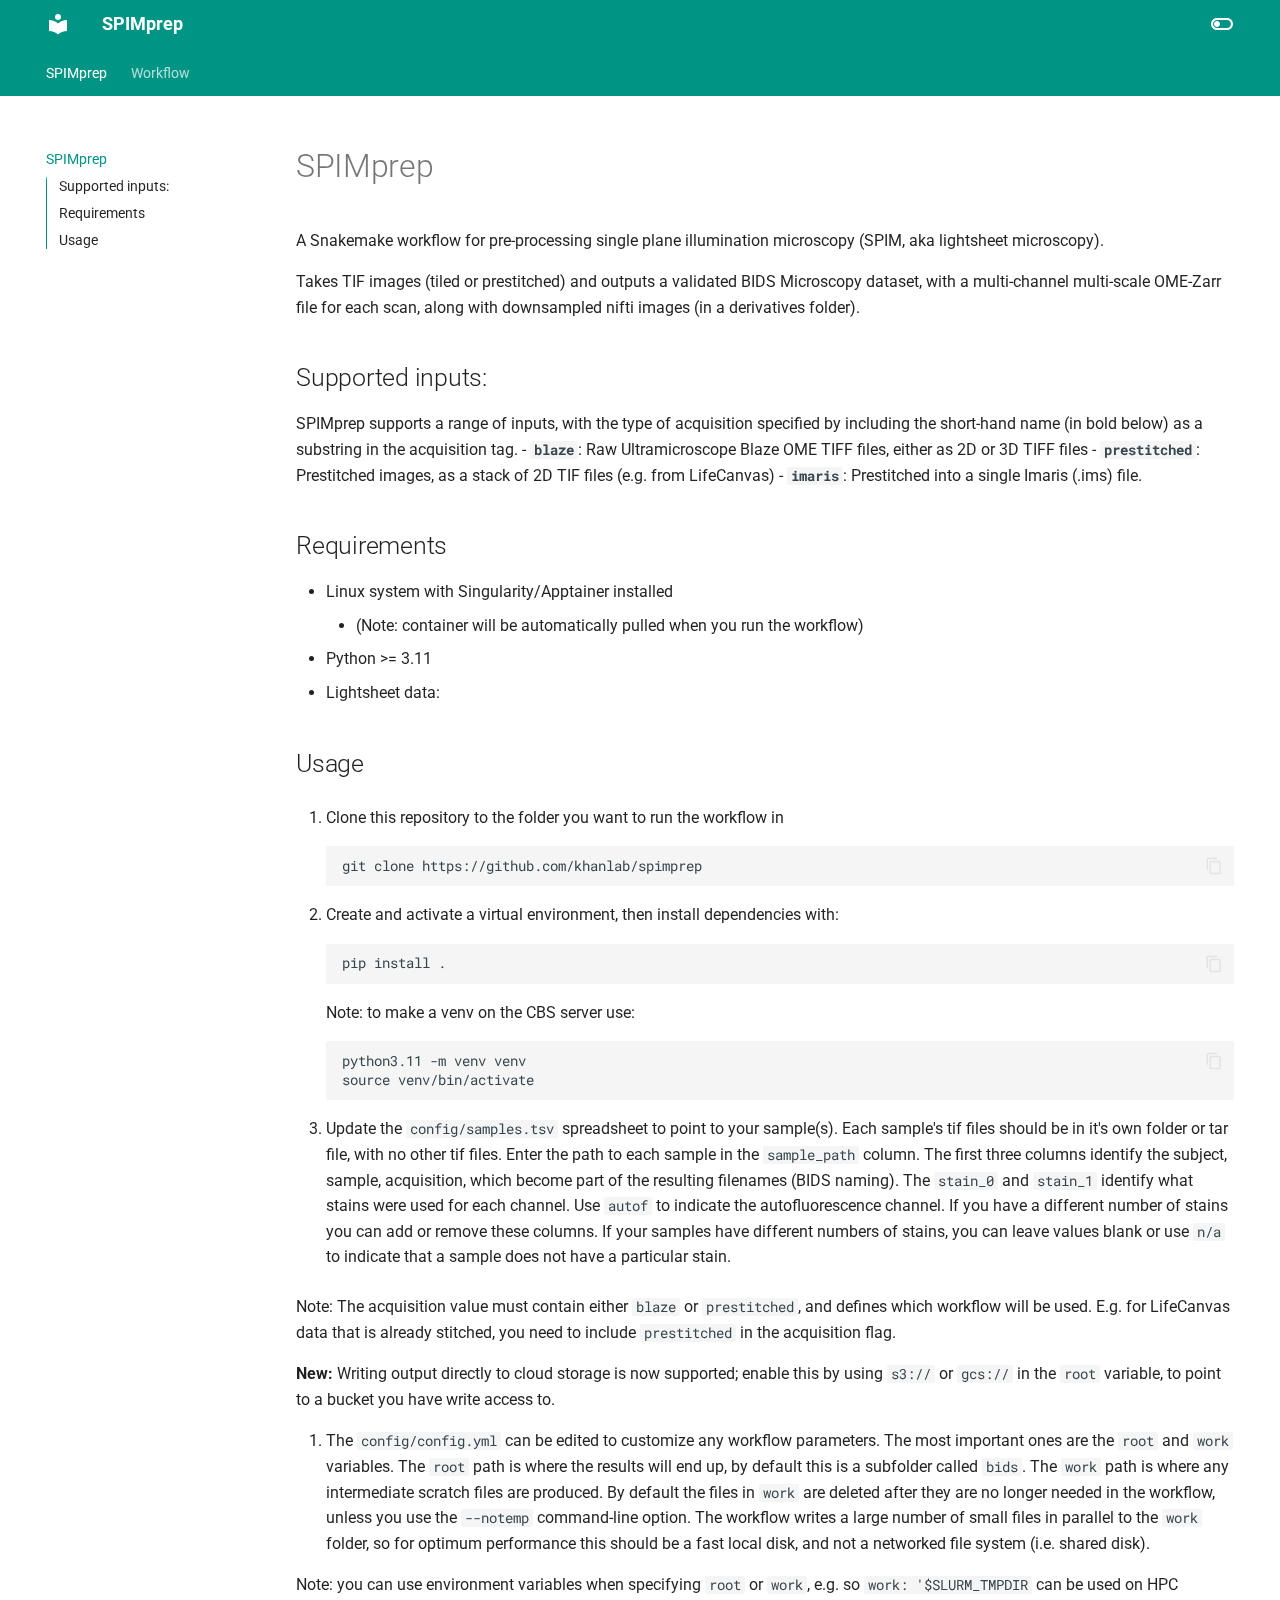
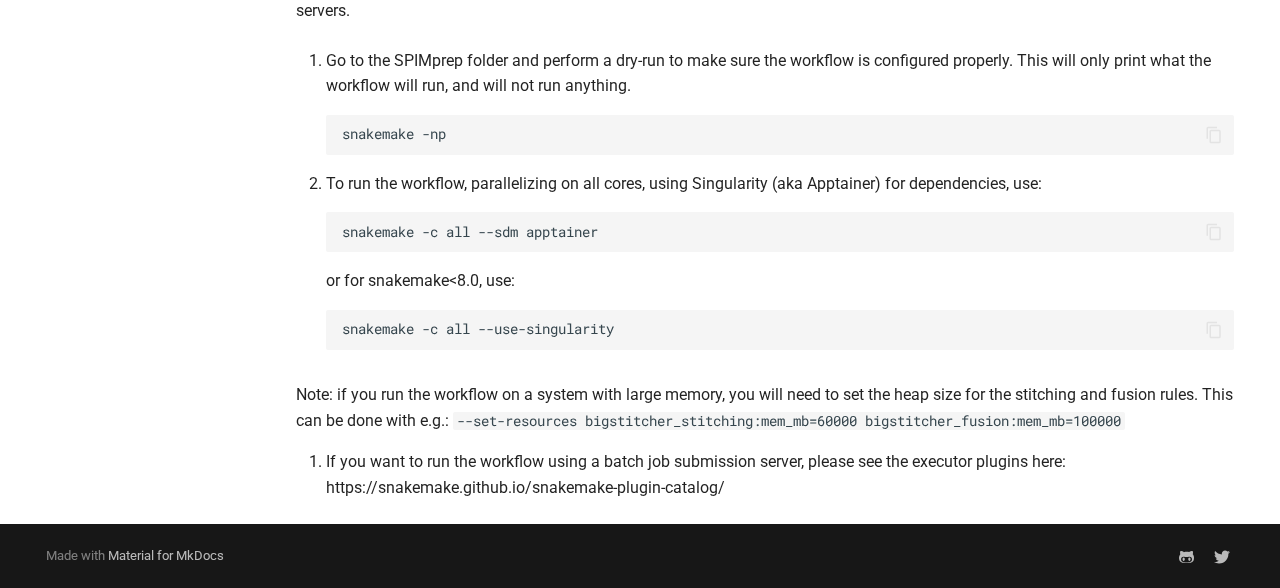
<file: index.html>
<!doctype html>
<html lang="en" class="no-js">
  <head>
    
      <meta charset="utf-8">
      <meta name="viewport" content="width=device-width,initial-scale=1">
      
      
      
      
      
        <link rel="next" href="workflow/">
      
      
      <link rel="icon" href="assets/images/favicon.png">
      <meta name="generator" content="mkdocs-1.6.1, mkdocs-material-9.6.11">
    
    
      
        <title>SPIMprep</title>
      
    
    
      <link rel="stylesheet" href="assets/stylesheets/main.4af4bdda.min.css">
      
        
        <link rel="stylesheet" href="assets/stylesheets/palette.06af60db.min.css">
      
      


    
    
      
    
    
      
        
        
        <link rel="preconnect" href="https://fonts.gstatic.com" crossorigin>
        <link rel="stylesheet" href="https://fonts.googleapis.com/css?family=Roboto:300,300i,400,400i,700,700i%7CRoboto+Mono:400,400i,700,700i&display=fallback">
        <style>:root{--md-text-font:"Roboto";--md-code-font:"Roboto Mono"}</style>
      
    
    
    <script>__md_scope=new URL(".",location),__md_hash=e=>[...e].reduce(((e,_)=>(e<<5)-e+_.charCodeAt(0)),0),__md_get=(e,_=localStorage,t=__md_scope)=>JSON.parse(_.getItem(t.pathname+"."+e)),__md_set=(e,_,t=localStorage,a=__md_scope)=>{try{t.setItem(a.pathname+"."+e,JSON.stringify(_))}catch(e){}}</script>
    
      

    
    
    
  </head>
  
  
    
    
      
    
    
    
    
    <body dir="ltr" data-md-color-scheme="default" data-md-color-primary="teal" data-md-color-accent="purple">
  
    
    <input class="md-toggle" data-md-toggle="drawer" type="checkbox" id="__drawer" autocomplete="off">
    <input class="md-toggle" data-md-toggle="search" type="checkbox" id="__search" autocomplete="off">
    <label class="md-overlay" for="__drawer"></label>
    <div data-md-component="skip">
      
        
        <a href="#spimprep" class="md-skip">
          Skip to content
        </a>
      
    </div>
    <div data-md-component="announce">
      
    </div>
    
    
      

<header class="md-header" data-md-component="header">
  <nav class="md-header__inner md-grid" aria-label="Header">
    <a href="." title="SPIMprep" class="md-header__button md-logo" aria-label="SPIMprep" data-md-component="logo">
      
  
  <svg xmlns="http://www.w3.org/2000/svg" viewBox="0 0 24 24"><path d="M12 8a3 3 0 0 0 3-3 3 3 0 0 0-3-3 3 3 0 0 0-3 3 3 3 0 0 0 3 3m0 3.54C9.64 9.35 6.5 8 3 8v11c3.5 0 6.64 1.35 9 3.54 2.36-2.19 5.5-3.54 9-3.54V8c-3.5 0-6.64 1.35-9 3.54"/></svg>

    </a>
    <label class="md-header__button md-icon" for="__drawer">
      
      <svg xmlns="http://www.w3.org/2000/svg" viewBox="0 0 24 24"><path d="M3 6h18v2H3zm0 5h18v2H3zm0 5h18v2H3z"/></svg>
    </label>
    <div class="md-header__title" data-md-component="header-title">
      <div class="md-header__ellipsis">
        <div class="md-header__topic">
          <span class="md-ellipsis">
            SPIMprep
          </span>
        </div>
        <div class="md-header__topic" data-md-component="header-topic">
          <span class="md-ellipsis">
            
              SPIMprep
            
          </span>
        </div>
      </div>
    </div>
    
      
        <form class="md-header__option" data-md-component="palette">
  
    
    
    
    <input class="md-option" data-md-color-media="" data-md-color-scheme="default" data-md-color-primary="teal" data-md-color-accent="purple"  aria-label="Switch to dark mode"  type="radio" name="__palette" id="__palette_0">
    
      <label class="md-header__button md-icon" title="Switch to dark mode" for="__palette_1" hidden>
        <svg xmlns="http://www.w3.org/2000/svg" viewBox="0 0 24 24"><path d="M17 6H7c-3.31 0-6 2.69-6 6s2.69 6 6 6h10c3.31 0 6-2.69 6-6s-2.69-6-6-6m0 10H7c-2.21 0-4-1.79-4-4s1.79-4 4-4h10c2.21 0 4 1.79 4 4s-1.79 4-4 4M7 9c-1.66 0-3 1.34-3 3s1.34 3 3 3 3-1.34 3-3-1.34-3-3-3"/></svg>
      </label>
    
  
    
    
    
    <input class="md-option" data-md-color-media="" data-md-color-scheme="slate" data-md-color-primary="teal" data-md-color-accent="lime"  aria-label="Switch to light mode"  type="radio" name="__palette" id="__palette_1">
    
      <label class="md-header__button md-icon" title="Switch to light mode" for="__palette_0" hidden>
        <svg xmlns="http://www.w3.org/2000/svg" viewBox="0 0 24 24"><path d="M17 7H7a5 5 0 0 0-5 5 5 5 0 0 0 5 5h10a5 5 0 0 0 5-5 5 5 0 0 0-5-5m0 8a3 3 0 0 1-3-3 3 3 0 0 1 3-3 3 3 0 0 1 3 3 3 3 0 0 1-3 3"/></svg>
      </label>
    
  
</form>
      
    
    
      <script>var palette=__md_get("__palette");if(palette&&palette.color){if("(prefers-color-scheme)"===palette.color.media){var media=matchMedia("(prefers-color-scheme: light)"),input=document.querySelector(media.matches?"[data-md-color-media='(prefers-color-scheme: light)']":"[data-md-color-media='(prefers-color-scheme: dark)']");palette.color.media=input.getAttribute("data-md-color-media"),palette.color.scheme=input.getAttribute("data-md-color-scheme"),palette.color.primary=input.getAttribute("data-md-color-primary"),palette.color.accent=input.getAttribute("data-md-color-accent")}for(var[key,value]of Object.entries(palette.color))document.body.setAttribute("data-md-color-"+key,value)}</script>
    
    
    
    
  </nav>
  
</header>
    
    <div class="md-container" data-md-component="container">
      
      
        
          
            
<nav class="md-tabs" aria-label="Tabs" data-md-component="tabs">
  <div class="md-grid">
    <ul class="md-tabs__list">
      
        
  
  
  
    
  
  
    <li class="md-tabs__item md-tabs__item--active">
      <a href="." class="md-tabs__link">
        
  
  
    
  
  SPIMprep

      </a>
    </li>
  

      
        
  
  
  
  
    <li class="md-tabs__item">
      <a href="workflow/" class="md-tabs__link">
        
  
  
    
  
  Workflow

      </a>
    </li>
  

      
    </ul>
  </div>
</nav>
          
        
      
      <main class="md-main" data-md-component="main">
        <div class="md-main__inner md-grid">
          
            
              
              <div class="md-sidebar md-sidebar--primary" data-md-component="sidebar" data-md-type="navigation" >
                <div class="md-sidebar__scrollwrap">
                  <div class="md-sidebar__inner">
                    


  


  

<nav class="md-nav md-nav--primary md-nav--lifted md-nav--integrated" aria-label="Navigation" data-md-level="0">
  <label class="md-nav__title" for="__drawer">
    <a href="." title="SPIMprep" class="md-nav__button md-logo" aria-label="SPIMprep" data-md-component="logo">
      
  
  <svg xmlns="http://www.w3.org/2000/svg" viewBox="0 0 24 24"><path d="M12 8a3 3 0 0 0 3-3 3 3 0 0 0-3-3 3 3 0 0 0-3 3 3 3 0 0 0 3 3m0 3.54C9.64 9.35 6.5 8 3 8v11c3.5 0 6.64 1.35 9 3.54 2.36-2.19 5.5-3.54 9-3.54V8c-3.5 0-6.64 1.35-9 3.54"/></svg>

    </a>
    SPIMprep
  </label>
  
  <ul class="md-nav__list" data-md-scrollfix>
    
      
      
  
  
    
  
  
  
    <li class="md-nav__item md-nav__item--active">
      
      <input class="md-nav__toggle md-toggle" type="checkbox" id="__toc">
      
      
        
      
      
        <label class="md-nav__link md-nav__link--active" for="__toc">
          
  
  
  <span class="md-ellipsis">
    SPIMprep
    
  </span>
  

          <span class="md-nav__icon md-icon"></span>
        </label>
      
      <a href="." class="md-nav__link md-nav__link--active">
        
  
  
  <span class="md-ellipsis">
    SPIMprep
    
  </span>
  

      </a>
      
        

<nav class="md-nav md-nav--secondary" aria-label="Table of contents">
  
  
  
    
  
  
    <label class="md-nav__title" for="__toc">
      <span class="md-nav__icon md-icon"></span>
      Table of contents
    </label>
    <ul class="md-nav__list" data-md-component="toc" data-md-scrollfix>
      
        <li class="md-nav__item">
  <a href="#supported-inputs" class="md-nav__link">
    <span class="md-ellipsis">
      Supported inputs:
    </span>
  </a>
  
</li>
      
        <li class="md-nav__item">
  <a href="#requirements" class="md-nav__link">
    <span class="md-ellipsis">
      Requirements
    </span>
  </a>
  
</li>
      
        <li class="md-nav__item">
  <a href="#usage" class="md-nav__link">
    <span class="md-ellipsis">
      Usage
    </span>
  </a>
  
</li>
      
    </ul>
  
</nav>
      
    </li>
  

    
      
      
  
  
  
  
    <li class="md-nav__item">
      <a href="workflow/" class="md-nav__link">
        
  
  
  <span class="md-ellipsis">
    Workflow
    
  </span>
  

      </a>
    </li>
  

    
  </ul>
</nav>
                  </div>
                </div>
              </div>
            
            
          
          
            <div class="md-content" data-md-component="content">
              <article class="md-content__inner md-typeset">
                
                  



<h1 id="spimprep">SPIMprep</h1>
<p>A Snakemake workflow for pre-processing single plane illumination microscopy (SPIM, aka lightsheet microscopy).</p>
<p>Takes TIF images (tiled or prestitched) and outputs a validated BIDS Microscopy dataset, with a multi-channel multi-scale OME-Zarr file for each scan, along with downsampled nifti images (in a derivatives folder). </p>
<h2 id="supported-inputs">Supported inputs:</h2>
<p>SPIMprep supports a range of inputs, with the type of acquisition specified by including
the short-hand name (in bold below) as a substring in the acquisition tag.
  - <strong><code>blaze</code></strong>:  Raw Ultramicroscope Blaze OME TIFF files, either as 2D or 3D TIFF files
  - <strong><code>prestitched</code></strong>: Prestitched images, as a stack of 2D TIF files (e.g. from LifeCanvas)
  - <strong><code>imaris</code></strong>: Prestitched into a single Imaris (.ims) file.</p>
<h2 id="requirements">Requirements</h2>
<ul>
<li>Linux system with Singularity/Apptainer installed <ul>
<li>(Note: container will be automatically pulled when you run the workflow)</li>
</ul>
</li>
<li>Python &gt;= 3.11</li>
<li>Lightsheet data:</li>
</ul>
<h2 id="usage">Usage</h2>
<ol>
<li>
<p>Clone this repository to the folder you want to run the workflow in
<div class="highlight"><pre><span></span><code><a id="__codelineno-0-1" name="__codelineno-0-1" href="#__codelineno-0-1"></a>git clone https://github.com/khanlab/spimprep
</code></pre></div></p>
</li>
<li>
<p>Create and activate a virtual environment, then install dependencies with:
<div class="highlight"><pre><span></span><code><a id="__codelineno-1-1" name="__codelineno-1-1" href="#__codelineno-1-1"></a>pip install .
</code></pre></div>
Note: to make a venv on the CBS server use:
<div class="highlight"><pre><span></span><code><a id="__codelineno-2-1" name="__codelineno-2-1" href="#__codelineno-2-1"></a>python3.11 -m venv venv
<a id="__codelineno-2-2" name="__codelineno-2-2" href="#__codelineno-2-2"></a>source venv/bin/activate
</code></pre></div></p>
</li>
<li>
<p>Update the <code>config/samples.tsv</code> spreadsheet to point to your sample(s). Each sample's tif files should be in it's own folder or tar file, with no other tif files. Enter the path to each sample in the <code>sample_path</code> column. The first three columns identify the subject, sample, acquisition, which become part of the resulting filenames (BIDS naming). The <code>stain_0</code> and <code>stain_1</code> identify what stains were used for each channel. Use <code>autof</code> to indicate the autofluorescence channel. If you have a different number of stains you can add or remove these columns. If your samples have different numbers of stains, you can leave values blank or use <code>n/a</code> to indicate that a sample does not have a particular stain. </p>
</li>
</ol>
<p>Note: The acquisition value must contain either <code>blaze</code> or <code>prestitched</code>, and defines which workflow will be used. E.g. for LifeCanvas data that is already stitched, you need to include <code>prestitched</code> in the acquisition flag. </p>
<p><strong>New:</strong> Writing output directly to cloud storage is now supported; enable this by using <code>s3://</code> or <code>gcs://</code> in the <code>root</code> variable, to point to a bucket you have write access to. </p>
<ol>
<li>The <code>config/config.yml</code> can be edited to customize any workflow parameters. The most important ones are the <code>root</code> and <code>work</code> variables. The <code>root</code> path is where the results will end up, by default this is a subfolder called <code>bids</code>. The <code>work</code> path is where any intermediate scratch files are produced. By default the files in <code>work</code> are deleted after they are no longer needed in the workflow, unless you use the <code>--notemp</code> command-line option. The workflow writes a large number of small files in parallel to the <code>work</code> folder, so for optimum performance this should be a fast local disk, and not a networked file system (i.e. shared disk).  </li>
</ol>
<p>Note: you can use environment variables when specifying <code>root</code> or <code>work</code>, e.g. so <code>work: '$SLURM_TMPDIR</code> can be used on HPC servers. </p>
<ol>
<li>
<p>Go to the SPIMprep folder and perform a dry-run to make sure the workflow is configured properly. This will only print what the workflow will run, and will not run anything.
<div class="highlight"><pre><span></span><code><a id="__codelineno-3-1" name="__codelineno-3-1" href="#__codelineno-3-1"></a>snakemake -np 
</code></pre></div></p>
</li>
<li>
<p>To run the workflow, parallelizing on all cores, using Singularity (aka Apptainer) for dependencies, use:
<div class="highlight"><pre><span></span><code><a id="__codelineno-4-1" name="__codelineno-4-1" href="#__codelineno-4-1"></a>snakemake -c all --sdm apptainer 
</code></pre></div>
or for snakemake&lt;8.0, use:
<div class="highlight"><pre><span></span><code><a id="__codelineno-5-1" name="__codelineno-5-1" href="#__codelineno-5-1"></a>snakemake -c all --use-singularity 
</code></pre></div></p>
</li>
</ol>
<p>Note: if you run the workflow on a system with large memory, you will need to set the heap size for the stitching and fusion rules. This can be done with e.g.: <code>--set-resources bigstitcher_stitching:mem_mb=60000 bigstitcher_fusion:mem_mb=100000</code></p>
<ol>
<li>If you want to run the workflow using a batch job submission server, please see the executor plugins here: https://snakemake.github.io/snakemake-plugin-catalog/</li>
</ol>












                
              </article>
            </div>
          
          
  <script>var tabs=__md_get("__tabs");if(Array.isArray(tabs))e:for(var set of document.querySelectorAll(".tabbed-set")){var labels=set.querySelector(".tabbed-labels");for(var tab of tabs)for(var label of labels.getElementsByTagName("label"))if(label.innerText.trim()===tab){var input=document.getElementById(label.htmlFor);input.checked=!0;continue e}}</script>

<script>var target=document.getElementById(location.hash.slice(1));target&&target.name&&(target.checked=target.name.startsWith("__tabbed_"))</script>
        </div>
        
          <button type="button" class="md-top md-icon" data-md-component="top" hidden>
  
  <svg xmlns="http://www.w3.org/2000/svg" viewBox="0 0 24 24"><path d="M13 20h-2V8l-5.5 5.5-1.42-1.42L12 4.16l7.92 7.92-1.42 1.42L13 8z"/></svg>
  Back to top
</button>
        
      </main>
      
        <footer class="md-footer">
  
  <div class="md-footer-meta md-typeset">
    <div class="md-footer-meta__inner md-grid">
      <div class="md-copyright">
  
  
    Made with
    <a href="https://squidfunk.github.io/mkdocs-material/" target="_blank" rel="noopener">
      Material for MkDocs
    </a>
  
</div>
      
        <div class="md-social">
  
    
    
    
    
      
      
    
    <a href="https://github.com/khanlab/SPIMprep" target="_blank" rel="noopener" title="github.com" class="md-social__link">
      <svg xmlns="http://www.w3.org/2000/svg" viewBox="0 0 480 512"><!--! Font Awesome Free 6.7.2 by @fontawesome - https://fontawesome.com License - https://fontawesome.com/license/free (Icons: CC BY 4.0, Fonts: SIL OFL 1.1, Code: MIT License) Copyright 2024 Fonticons, Inc.--><path d="M186.1 328.7c0 20.9-10.9 55.1-36.7 55.1s-36.7-34.2-36.7-55.1 10.9-55.1 36.7-55.1 36.7 34.2 36.7 55.1M480 278.2c0 31.9-3.2 65.7-17.5 95-37.9 76.6-142.1 74.8-216.7 74.8-75.8 0-186.2 2.7-225.6-74.8-14.6-29-20.2-63.1-20.2-95 0-41.9 13.9-81.5 41.5-113.6-5.2-15.8-7.7-32.4-7.7-48.8 0-21.5 4.9-32.3 14.6-51.8 45.3 0 74.3 9 108.8 36 29-6.9 58.8-10 88.7-10 27 0 54.2 2.9 80.4 9.2 34-26.7 63-35.2 107.8-35.2 9.8 19.5 14.6 30.3 14.6 51.8 0 16.4-2.6 32.7-7.7 48.2 27.5 32.4 39 72.3 39 114.2m-64.3 50.5c0-43.9-26.7-82.6-73.5-82.6-18.9 0-37 3.4-56 6-14.9 2.3-29.8 3.2-45.1 3.2-15.2 0-30.1-.9-45.1-3.2-18.7-2.6-37-6-56-6-46.8 0-73.5 38.7-73.5 82.6 0 87.8 80.4 101.3 150.4 101.3h48.2c70.3 0 150.6-13.4 150.6-101.3m-82.6-55.1c-25.8 0-36.7 34.2-36.7 55.1s10.9 55.1 36.7 55.1 36.7-34.2 36.7-55.1-10.9-55.1-36.7-55.1"/></svg>
    </a>
  
    
    
    
    
      
      
    
    <a href="https://twitter.com/neuroak" target="_blank" rel="noopener" title="twitter.com" class="md-social__link">
      <svg xmlns="http://www.w3.org/2000/svg" viewBox="0 0 512 512"><!--! Font Awesome Free 6.7.2 by @fontawesome - https://fontawesome.com License - https://fontawesome.com/license/free (Icons: CC BY 4.0, Fonts: SIL OFL 1.1, Code: MIT License) Copyright 2024 Fonticons, Inc.--><path d="M459.37 151.716c.325 4.548.325 9.097.325 13.645 0 138.72-105.583 298.558-298.558 298.558-59.452 0-114.68-17.219-161.137-47.106 8.447.974 16.568 1.299 25.34 1.299 49.055 0 94.213-16.568 130.274-44.832-46.132-.975-84.792-31.188-98.112-72.772 6.498.974 12.995 1.624 19.818 1.624 9.421 0 18.843-1.3 27.614-3.573-48.081-9.747-84.143-51.98-84.143-102.985v-1.299c13.969 7.797 30.214 12.67 47.431 13.319-28.264-18.843-46.781-51.005-46.781-87.391 0-19.492 5.197-37.36 14.294-52.954 51.655 63.675 129.3 105.258 216.365 109.807-1.624-7.797-2.599-15.918-2.599-24.04 0-57.828 46.782-104.934 104.934-104.934 30.213 0 57.502 12.67 76.67 33.137 23.715-4.548 46.456-13.32 66.599-25.34-7.798 24.366-24.366 44.833-46.132 57.827 21.117-2.273 41.584-8.122 60.426-16.243-14.292 20.791-32.161 39.308-52.628 54.253"/></svg>
    </a>
  
</div>
      
    </div>
  </div>
</footer>
      
    </div>
    <div class="md-dialog" data-md-component="dialog">
      <div class="md-dialog__inner md-typeset"></div>
    </div>
    
    
    
      
      <script id="__config" type="application/json">{"base": ".", "features": ["navigation.tabs", "navigation.sections", "toc.integrate", "navigation.top", "search.suggest", "search.highlight", "content.tabs.link", "content.code.annotation", "content.code.copy"], "search": "assets/javascripts/workers/search.f8cc74c7.min.js", "tags": null, "translations": {"clipboard.copied": "Copied to clipboard", "clipboard.copy": "Copy to clipboard", "search.result.more.one": "1 more on this page", "search.result.more.other": "# more on this page", "search.result.none": "No matching documents", "search.result.one": "1 matching document", "search.result.other": "# matching documents", "search.result.placeholder": "Type to start searching", "search.result.term.missing": "Missing", "select.version": "Select version"}, "version": null}</script>
    
    
      <script src="assets/javascripts/bundle.c8b220af.min.js"></script>
      
    
  </body>
</html>
</file>
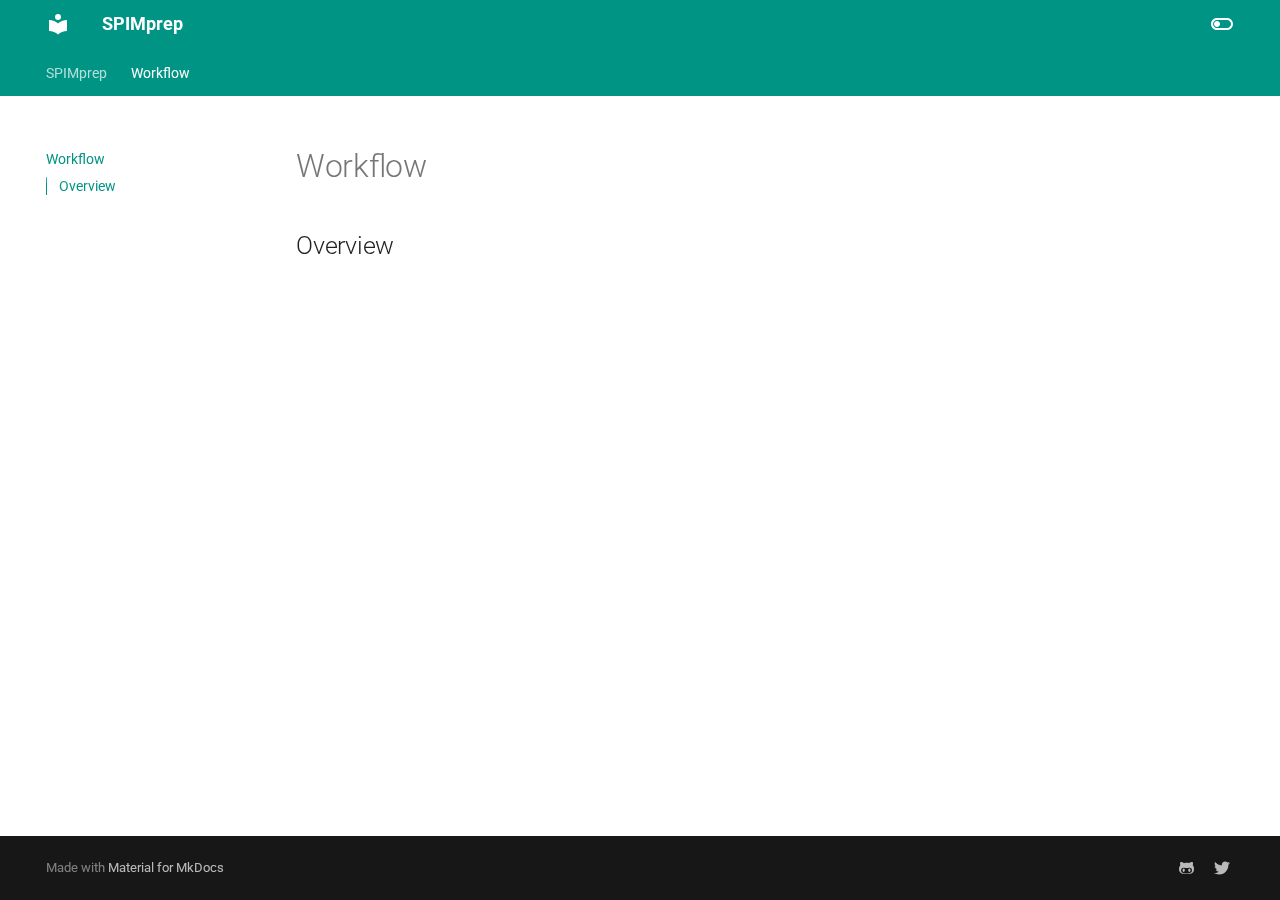
<file: workflow/index.html>
<!doctype html>
<html lang="en" class="no-js">
  <head>
    
      <meta charset="utf-8">
      <meta name="viewport" content="width=device-width,initial-scale=1">
      
      
      
      
        <link rel="prev" href="..">
      
      
      
      <link rel="icon" href="../assets/images/favicon.png">
      <meta name="generator" content="mkdocs-1.6.1, mkdocs-material-9.6.11">
    
    
      
        <title>Workflow - SPIMprep</title>
      
    
    
      <link rel="stylesheet" href="../assets/stylesheets/main.4af4bdda.min.css">
      
        
        <link rel="stylesheet" href="../assets/stylesheets/palette.06af60db.min.css">
      
      


    
    
      
    
    
      
        
        
        <link rel="preconnect" href="https://fonts.gstatic.com" crossorigin>
        <link rel="stylesheet" href="https://fonts.googleapis.com/css?family=Roboto:300,300i,400,400i,700,700i%7CRoboto+Mono:400,400i,700,700i&display=fallback">
        <style>:root{--md-text-font:"Roboto";--md-code-font:"Roboto Mono"}</style>
      
    
    
    <script>__md_scope=new URL("..",location),__md_hash=e=>[...e].reduce(((e,_)=>(e<<5)-e+_.charCodeAt(0)),0),__md_get=(e,_=localStorage,t=__md_scope)=>JSON.parse(_.getItem(t.pathname+"."+e)),__md_set=(e,_,t=localStorage,a=__md_scope)=>{try{t.setItem(a.pathname+"."+e,JSON.stringify(_))}catch(e){}}</script>
    
      

    
    
    
  </head>
  
  
    
    
      
    
    
    
    
    <body dir="ltr" data-md-color-scheme="default" data-md-color-primary="teal" data-md-color-accent="purple">
  
    
    <input class="md-toggle" data-md-toggle="drawer" type="checkbox" id="__drawer" autocomplete="off">
    <input class="md-toggle" data-md-toggle="search" type="checkbox" id="__search" autocomplete="off">
    <label class="md-overlay" for="__drawer"></label>
    <div data-md-component="skip">
      
        
        <a href="#workflow" class="md-skip">
          Skip to content
        </a>
      
    </div>
    <div data-md-component="announce">
      
    </div>
    
    
      

<header class="md-header" data-md-component="header">
  <nav class="md-header__inner md-grid" aria-label="Header">
    <a href=".." title="SPIMprep" class="md-header__button md-logo" aria-label="SPIMprep" data-md-component="logo">
      
  
  <svg xmlns="http://www.w3.org/2000/svg" viewBox="0 0 24 24"><path d="M12 8a3 3 0 0 0 3-3 3 3 0 0 0-3-3 3 3 0 0 0-3 3 3 3 0 0 0 3 3m0 3.54C9.64 9.35 6.5 8 3 8v11c3.5 0 6.64 1.35 9 3.54 2.36-2.19 5.5-3.54 9-3.54V8c-3.5 0-6.64 1.35-9 3.54"/></svg>

    </a>
    <label class="md-header__button md-icon" for="__drawer">
      
      <svg xmlns="http://www.w3.org/2000/svg" viewBox="0 0 24 24"><path d="M3 6h18v2H3zm0 5h18v2H3zm0 5h18v2H3z"/></svg>
    </label>
    <div class="md-header__title" data-md-component="header-title">
      <div class="md-header__ellipsis">
        <div class="md-header__topic">
          <span class="md-ellipsis">
            SPIMprep
          </span>
        </div>
        <div class="md-header__topic" data-md-component="header-topic">
          <span class="md-ellipsis">
            
              Workflow
            
          </span>
        </div>
      </div>
    </div>
    
      
        <form class="md-header__option" data-md-component="palette">
  
    
    
    
    <input class="md-option" data-md-color-media="" data-md-color-scheme="default" data-md-color-primary="teal" data-md-color-accent="purple"  aria-label="Switch to dark mode"  type="radio" name="__palette" id="__palette_0">
    
      <label class="md-header__button md-icon" title="Switch to dark mode" for="__palette_1" hidden>
        <svg xmlns="http://www.w3.org/2000/svg" viewBox="0 0 24 24"><path d="M17 6H7c-3.31 0-6 2.69-6 6s2.69 6 6 6h10c3.31 0 6-2.69 6-6s-2.69-6-6-6m0 10H7c-2.21 0-4-1.79-4-4s1.79-4 4-4h10c2.21 0 4 1.79 4 4s-1.79 4-4 4M7 9c-1.66 0-3 1.34-3 3s1.34 3 3 3 3-1.34 3-3-1.34-3-3-3"/></svg>
      </label>
    
  
    
    
    
    <input class="md-option" data-md-color-media="" data-md-color-scheme="slate" data-md-color-primary="teal" data-md-color-accent="lime"  aria-label="Switch to light mode"  type="radio" name="__palette" id="__palette_1">
    
      <label class="md-header__button md-icon" title="Switch to light mode" for="__palette_0" hidden>
        <svg xmlns="http://www.w3.org/2000/svg" viewBox="0 0 24 24"><path d="M17 7H7a5 5 0 0 0-5 5 5 5 0 0 0 5 5h10a5 5 0 0 0 5-5 5 5 0 0 0-5-5m0 8a3 3 0 0 1-3-3 3 3 0 0 1 3-3 3 3 0 0 1 3 3 3 3 0 0 1-3 3"/></svg>
      </label>
    
  
</form>
      
    
    
      <script>var palette=__md_get("__palette");if(palette&&palette.color){if("(prefers-color-scheme)"===palette.color.media){var media=matchMedia("(prefers-color-scheme: light)"),input=document.querySelector(media.matches?"[data-md-color-media='(prefers-color-scheme: light)']":"[data-md-color-media='(prefers-color-scheme: dark)']");palette.color.media=input.getAttribute("data-md-color-media"),palette.color.scheme=input.getAttribute("data-md-color-scheme"),palette.color.primary=input.getAttribute("data-md-color-primary"),palette.color.accent=input.getAttribute("data-md-color-accent")}for(var[key,value]of Object.entries(palette.color))document.body.setAttribute("data-md-color-"+key,value)}</script>
    
    
    
    
  </nav>
  
</header>
    
    <div class="md-container" data-md-component="container">
      
      
        
          
            
<nav class="md-tabs" aria-label="Tabs" data-md-component="tabs">
  <div class="md-grid">
    <ul class="md-tabs__list">
      
        
  
  
  
  
    <li class="md-tabs__item">
      <a href=".." class="md-tabs__link">
        
  
  
    
  
  SPIMprep

      </a>
    </li>
  

      
        
  
  
  
    
  
  
    <li class="md-tabs__item md-tabs__item--active">
      <a href="./" class="md-tabs__link">
        
  
  
    
  
  Workflow

      </a>
    </li>
  

      
    </ul>
  </div>
</nav>
          
        
      
      <main class="md-main" data-md-component="main">
        <div class="md-main__inner md-grid">
          
            
              
              <div class="md-sidebar md-sidebar--primary" data-md-component="sidebar" data-md-type="navigation" >
                <div class="md-sidebar__scrollwrap">
                  <div class="md-sidebar__inner">
                    


  


  

<nav class="md-nav md-nav--primary md-nav--lifted md-nav--integrated" aria-label="Navigation" data-md-level="0">
  <label class="md-nav__title" for="__drawer">
    <a href=".." title="SPIMprep" class="md-nav__button md-logo" aria-label="SPIMprep" data-md-component="logo">
      
  
  <svg xmlns="http://www.w3.org/2000/svg" viewBox="0 0 24 24"><path d="M12 8a3 3 0 0 0 3-3 3 3 0 0 0-3-3 3 3 0 0 0-3 3 3 3 0 0 0 3 3m0 3.54C9.64 9.35 6.5 8 3 8v11c3.5 0 6.64 1.35 9 3.54 2.36-2.19 5.5-3.54 9-3.54V8c-3.5 0-6.64 1.35-9 3.54"/></svg>

    </a>
    SPIMprep
  </label>
  
  <ul class="md-nav__list" data-md-scrollfix>
    
      
      
  
  
  
  
    <li class="md-nav__item">
      <a href=".." class="md-nav__link">
        
  
  
  <span class="md-ellipsis">
    SPIMprep
    
  </span>
  

      </a>
    </li>
  

    
      
      
  
  
    
  
  
  
    <li class="md-nav__item md-nav__item--active">
      
      <input class="md-nav__toggle md-toggle" type="checkbox" id="__toc">
      
      
        
      
      
        <label class="md-nav__link md-nav__link--active" for="__toc">
          
  
  
  <span class="md-ellipsis">
    Workflow
    
  </span>
  

          <span class="md-nav__icon md-icon"></span>
        </label>
      
      <a href="./" class="md-nav__link md-nav__link--active">
        
  
  
  <span class="md-ellipsis">
    Workflow
    
  </span>
  

      </a>
      
        

<nav class="md-nav md-nav--secondary" aria-label="Table of contents">
  
  
  
    
  
  
    <label class="md-nav__title" for="__toc">
      <span class="md-nav__icon md-icon"></span>
      Table of contents
    </label>
    <ul class="md-nav__list" data-md-component="toc" data-md-scrollfix>
      
        <li class="md-nav__item">
  <a href="#overview" class="md-nav__link">
    <span class="md-ellipsis">
      Overview
    </span>
  </a>
  
</li>
      
    </ul>
  
</nav>
      
    </li>
  

    
  </ul>
</nav>
                  </div>
                </div>
              </div>
            
            
          
          
            <div class="md-content" data-md-component="content">
              <article class="md-content__inner md-typeset">
                
                  



<h1 id="workflow">Workflow</h1>
<h2 id="overview">Overview</h2>












                
              </article>
            </div>
          
          
  <script>var tabs=__md_get("__tabs");if(Array.isArray(tabs))e:for(var set of document.querySelectorAll(".tabbed-set")){var labels=set.querySelector(".tabbed-labels");for(var tab of tabs)for(var label of labels.getElementsByTagName("label"))if(label.innerText.trim()===tab){var input=document.getElementById(label.htmlFor);input.checked=!0;continue e}}</script>

<script>var target=document.getElementById(location.hash.slice(1));target&&target.name&&(target.checked=target.name.startsWith("__tabbed_"))</script>
        </div>
        
          <button type="button" class="md-top md-icon" data-md-component="top" hidden>
  
  <svg xmlns="http://www.w3.org/2000/svg" viewBox="0 0 24 24"><path d="M13 20h-2V8l-5.5 5.5-1.42-1.42L12 4.16l7.92 7.92-1.42 1.42L13 8z"/></svg>
  Back to top
</button>
        
      </main>
      
        <footer class="md-footer">
  
  <div class="md-footer-meta md-typeset">
    <div class="md-footer-meta__inner md-grid">
      <div class="md-copyright">
  
  
    Made with
    <a href="https://squidfunk.github.io/mkdocs-material/" target="_blank" rel="noopener">
      Material for MkDocs
    </a>
  
</div>
      
        <div class="md-social">
  
    
    
    
    
      
      
    
    <a href="https://github.com/khanlab/SPIMprep" target="_blank" rel="noopener" title="github.com" class="md-social__link">
      <svg xmlns="http://www.w3.org/2000/svg" viewBox="0 0 480 512"><!--! Font Awesome Free 6.7.2 by @fontawesome - https://fontawesome.com License - https://fontawesome.com/license/free (Icons: CC BY 4.0, Fonts: SIL OFL 1.1, Code: MIT License) Copyright 2024 Fonticons, Inc.--><path d="M186.1 328.7c0 20.9-10.9 55.1-36.7 55.1s-36.7-34.2-36.7-55.1 10.9-55.1 36.7-55.1 36.7 34.2 36.7 55.1M480 278.2c0 31.9-3.2 65.7-17.5 95-37.9 76.6-142.1 74.8-216.7 74.8-75.8 0-186.2 2.7-225.6-74.8-14.6-29-20.2-63.1-20.2-95 0-41.9 13.9-81.5 41.5-113.6-5.2-15.8-7.7-32.4-7.7-48.8 0-21.5 4.9-32.3 14.6-51.8 45.3 0 74.3 9 108.8 36 29-6.9 58.8-10 88.7-10 27 0 54.2 2.9 80.4 9.2 34-26.7 63-35.2 107.8-35.2 9.8 19.5 14.6 30.3 14.6 51.8 0 16.4-2.6 32.7-7.7 48.2 27.5 32.4 39 72.3 39 114.2m-64.3 50.5c0-43.9-26.7-82.6-73.5-82.6-18.9 0-37 3.4-56 6-14.9 2.3-29.8 3.2-45.1 3.2-15.2 0-30.1-.9-45.1-3.2-18.7-2.6-37-6-56-6-46.8 0-73.5 38.7-73.5 82.6 0 87.8 80.4 101.3 150.4 101.3h48.2c70.3 0 150.6-13.4 150.6-101.3m-82.6-55.1c-25.8 0-36.7 34.2-36.7 55.1s10.9 55.1 36.7 55.1 36.7-34.2 36.7-55.1-10.9-55.1-36.7-55.1"/></svg>
    </a>
  
    
    
    
    
      
      
    
    <a href="https://twitter.com/neuroak" target="_blank" rel="noopener" title="twitter.com" class="md-social__link">
      <svg xmlns="http://www.w3.org/2000/svg" viewBox="0 0 512 512"><!--! Font Awesome Free 6.7.2 by @fontawesome - https://fontawesome.com License - https://fontawesome.com/license/free (Icons: CC BY 4.0, Fonts: SIL OFL 1.1, Code: MIT License) Copyright 2024 Fonticons, Inc.--><path d="M459.37 151.716c.325 4.548.325 9.097.325 13.645 0 138.72-105.583 298.558-298.558 298.558-59.452 0-114.68-17.219-161.137-47.106 8.447.974 16.568 1.299 25.34 1.299 49.055 0 94.213-16.568 130.274-44.832-46.132-.975-84.792-31.188-98.112-72.772 6.498.974 12.995 1.624 19.818 1.624 9.421 0 18.843-1.3 27.614-3.573-48.081-9.747-84.143-51.98-84.143-102.985v-1.299c13.969 7.797 30.214 12.67 47.431 13.319-28.264-18.843-46.781-51.005-46.781-87.391 0-19.492 5.197-37.36 14.294-52.954 51.655 63.675 129.3 105.258 216.365 109.807-1.624-7.797-2.599-15.918-2.599-24.04 0-57.828 46.782-104.934 104.934-104.934 30.213 0 57.502 12.67 76.67 33.137 23.715-4.548 46.456-13.32 66.599-25.34-7.798 24.366-24.366 44.833-46.132 57.827 21.117-2.273 41.584-8.122 60.426-16.243-14.292 20.791-32.161 39.308-52.628 54.253"/></svg>
    </a>
  
</div>
      
    </div>
  </div>
</footer>
      
    </div>
    <div class="md-dialog" data-md-component="dialog">
      <div class="md-dialog__inner md-typeset"></div>
    </div>
    
    
    
      
      <script id="__config" type="application/json">{"base": "..", "features": ["navigation.tabs", "navigation.sections", "toc.integrate", "navigation.top", "search.suggest", "search.highlight", "content.tabs.link", "content.code.annotation", "content.code.copy"], "search": "../assets/javascripts/workers/search.f8cc74c7.min.js", "tags": null, "translations": {"clipboard.copied": "Copied to clipboard", "clipboard.copy": "Copy to clipboard", "search.result.more.one": "1 more on this page", "search.result.more.other": "# more on this page", "search.result.none": "No matching documents", "search.result.one": "1 matching document", "search.result.other": "# matching documents", "search.result.placeholder": "Type to start searching", "search.result.term.missing": "Missing", "select.version": "Select version"}, "version": null}</script>
    
    
      <script src="../assets/javascripts/bundle.c8b220af.min.js"></script>
      
    
  </body>
</html>
</file>
<file: assets/stylesheets/main.4af4bdda.min.css>
@charset "UTF-8";html{-webkit-text-size-adjust:none;-moz-text-size-adjust:none;text-size-adjust:none;box-sizing:border-box}*,:after,:before{box-sizing:inherit}@media (prefers-reduced-motion){*,:after,:before{transition:none!important}}body{margin:0}a,button,input,label{-webkit-tap-highlight-color:transparent}a{color:inherit;text-decoration:none}hr{border:0;box-sizing:initial;display:block;height:.05rem;overflow:visible;padding:0}small{font-size:80%}sub,sup{line-height:1em}img{border-style:none}table{border-collapse:initial;border-spacing:0}td,th{font-weight:400;vertical-align:top}button{background:#0000;border:0;font-family:inherit;font-size:inherit;margin:0;padding:0}input{border:0;outline:none}:root{--md-primary-fg-color:#4051b5;--md-primary-fg-color--light:#5d6cc0;--md-primary-fg-color--dark:#303fa1;--md-primary-bg-color:#fff;--md-primary-bg-color--light:#ffffffb3;--md-accent-fg-color:#526cfe;--md-accent-fg-color--transparent:#526cfe1a;--md-accent-bg-color:#fff;--md-accent-bg-color--light:#ffffffb3}[data-md-color-scheme=default]{color-scheme:light}[data-md-color-scheme=default] img[src$="#gh-dark-mode-only"],[data-md-color-scheme=default] img[src$="#only-dark"]{display:none}:root,[data-md-color-scheme=default]{--md-hue:225deg;--md-default-fg-color:#000000de;--md-default-fg-color--light:#0000008a;--md-default-fg-color--lighter:#00000052;--md-default-fg-color--lightest:#00000012;--md-default-bg-color:#fff;--md-default-bg-color--light:#ffffffb3;--md-default-bg-color--lighter:#ffffff4d;--md-default-bg-color--lightest:#ffffff1f;--md-code-fg-color:#36464e;--md-code-bg-color:#f5f5f5;--md-code-hl-color:#4287ff;--md-code-hl-color--light:#4287ff1a;--md-code-hl-number-color:#d52a2a;--md-code-hl-special-color:#db1457;--md-code-hl-function-color:#a846b9;--md-code-hl-constant-color:#6e59d9;--md-code-hl-keyword-color:#3f6ec6;--md-code-hl-string-color:#1c7d4d;--md-code-hl-name-color:var(--md-code-fg-color);--md-code-hl-operator-color:var(--md-default-fg-color--light);--md-code-hl-punctuation-color:var(--md-default-fg-color--light);--md-code-hl-comment-color:var(--md-default-fg-color--light);--md-code-hl-generic-color:var(--md-default-fg-color--light);--md-code-hl-variable-color:var(--md-default-fg-color--light);--md-typeset-color:var(--md-default-fg-color);--md-typeset-a-color:var(--md-primary-fg-color);--md-typeset-del-color:#f5503d26;--md-typeset-ins-color:#0bd57026;--md-typeset-kbd-color:#fafafa;--md-typeset-kbd-accent-color:#fff;--md-typeset-kbd-border-color:#b8b8b8;--md-typeset-mark-color:#ffff0080;--md-typeset-table-color:#0000001f;--md-typeset-table-color--light:rgba(0,0,0,.035);--md-admonition-fg-color:var(--md-default-fg-color);--md-admonition-bg-color:var(--md-default-bg-color);--md-warning-fg-color:#000000de;--md-warning-bg-color:#ff9;--md-footer-fg-color:#fff;--md-footer-fg-color--light:#ffffffb3;--md-footer-fg-color--lighter:#ffffff73;--md-footer-bg-color:#000000de;--md-footer-bg-color--dark:#00000052;--md-shadow-z1:0 0.2rem 0.5rem #0000000d,0 0 0.05rem #0000001a;--md-shadow-z2:0 0.2rem 0.5rem #0000001a,0 0 0.05rem #00000040;--md-shadow-z3:0 0.2rem 0.5rem #0003,0 0 0.05rem #00000059}.md-icon svg{fill:currentcolor;display:block;height:1.2rem;width:1.2rem}body{-webkit-font-smoothing:antialiased;-moz-osx-font-smoothing:grayscale;--md-text-font-family:var(--md-text-font,_),-apple-system,BlinkMacSystemFont,Helvetica,Arial,sans-serif;--md-code-font-family:var(--md-code-font,_),SFMono-Regular,Consolas,Menlo,monospace}aside,body,input{font-feature-settings:"kern","liga";color:var(--md-typeset-color);font-family:var(--md-text-font-family)}code,kbd,pre{font-feature-settings:"kern";font-family:var(--md-code-font-family)}:root{--md-typeset-table-sort-icon:url('data:image/svg+xml;charset=utf-8,<svg xmlns="http://www.w3.org/2000/svg" viewBox="0 0 24 24"><path d="m18 21-4-4h3V7h-3l4-4 4 4h-3v10h3M2 19v-2h10v2M2 13v-2h7v2M2 7V5h4v2z"/></svg>');--md-typeset-table-sort-icon--asc:url('data:image/svg+xml;charset=utf-8,<svg xmlns="http://www.w3.org/2000/svg" viewBox="0 0 24 24"><path d="M19 17h3l-4 4-4-4h3V3h2M2 17h10v2H2M6 5v2H2V5m0 6h7v2H2z"/></svg>');--md-typeset-table-sort-icon--desc:url('data:image/svg+xml;charset=utf-8,<svg xmlns="http://www.w3.org/2000/svg" viewBox="0 0 24 24"><path d="M19 7h3l-4-4-4 4h3v14h2M2 17h10v2H2M6 5v2H2V5m0 6h7v2H2z"/></svg>')}.md-typeset{-webkit-print-color-adjust:exact;color-adjust:exact;font-size:.8rem;line-height:1.6;overflow-wrap:break-word}@media print{.md-typeset{font-size:.68rem}}.md-typeset blockquote,.md-typeset dl,.md-typeset figure,.md-typeset ol,.md-typeset pre,.md-typeset ul{margin-bottom:1em;margin-top:1em}.md-typeset h1{color:var(--md-default-fg-color--light);font-size:2em;line-height:1.3;margin:0 0 1.25em}.md-typeset h1,.md-typeset h2{font-weight:300;letter-spacing:-.01em}.md-typeset h2{font-size:1.5625em;line-height:1.4;margin:1.6em 0 .64em}.md-typeset h3{font-size:1.25em;font-weight:400;letter-spacing:-.01em;line-height:1.5;margin:1.6em 0 .8em}.md-typeset h2+h3{margin-top:.8em}.md-typeset h4{font-weight:700;letter-spacing:-.01em;margin:1em 0}.md-typeset h5,.md-typeset h6{color:var(--md-default-fg-color--light);font-size:.8em;font-weight:700;letter-spacing:-.01em;margin:1.25em 0}.md-typeset h5{text-transform:uppercase}.md-typeset h5 code{text-transform:none}.md-typeset hr{border-bottom:.05rem solid var(--md-default-fg-color--lightest);display:flow-root;margin:1.5em 0}.md-typeset a{color:var(--md-typeset-a-color);word-break:break-word}.md-typeset a,.md-typeset a:before{transition:color 125ms}.md-typeset a:focus,.md-typeset a:hover{color:var(--md-accent-fg-color)}.md-typeset a:focus code,.md-typeset a:hover code{background-color:var(--md-accent-fg-color--transparent)}.md-typeset a code{color:currentcolor;transition:background-color 125ms}.md-typeset a.focus-visible{outline-color:var(--md-accent-fg-color);outline-offset:.2rem}.md-typeset code,.md-typeset kbd,.md-typeset pre{color:var(--md-code-fg-color);direction:ltr;font-variant-ligatures:none}@media print{.md-typeset code,.md-typeset kbd,.md-typeset pre{white-space:pre-wrap}}.md-typeset code{background-color:var(--md-code-bg-color);border-radius:.1rem;-webkit-box-decoration-break:clone;box-decoration-break:clone;font-size:.85em;padding:0 .2941176471em;word-break:break-word}.md-typeset code:not(.focus-visible){-webkit-tap-highlight-color:transparent;outline:none}.md-typeset pre{display:flow-root;line-height:1.4;position:relative}.md-typeset pre>code{-webkit-box-decoration-break:slice;box-decoration-break:slice;box-shadow:none;display:block;margin:0;outline-color:var(--md-accent-fg-color);overflow:auto;padding:.7720588235em 1.1764705882em;scrollbar-color:var(--md-default-fg-color--lighter) #0000;scrollbar-width:thin;touch-action:auto;word-break:normal}.md-typeset pre>code:hover{scrollbar-color:var(--md-accent-fg-color) #0000}.md-typeset pre>code::-webkit-scrollbar{height:.2rem;width:.2rem}.md-typeset pre>code::-webkit-scrollbar-thumb{background-color:var(--md-default-fg-color--lighter)}.md-typeset pre>code::-webkit-scrollbar-thumb:hover{background-color:var(--md-accent-fg-color)}.md-typeset kbd{background-color:var(--md-typeset-kbd-color);border-radius:.1rem;box-shadow:0 .1rem 0 .05rem var(--md-typeset-kbd-border-color),0 .1rem 0 var(--md-typeset-kbd-border-color),0 -.1rem .2rem var(--md-typeset-kbd-accent-color) inset;color:var(--md-default-fg-color);display:inline-block;font-size:.75em;padding:0 .6666666667em;vertical-align:text-top;word-break:break-word}.md-typeset mark{background-color:var(--md-typeset-mark-color);-webkit-box-decoration-break:clone;box-decoration-break:clone;color:inherit;word-break:break-word}.md-typeset abbr{border-bottom:.05rem dotted var(--md-default-fg-color--light);cursor:help;text-decoration:none}.md-typeset small{opacity:.75}[dir=ltr] .md-typeset sub,[dir=ltr] .md-typeset sup{margin-left:.078125em}[dir=rtl] .md-typeset sub,[dir=rtl] .md-typeset sup{margin-right:.078125em}[dir=ltr] .md-typeset blockquote{padding-left:.6rem}[dir=rtl] .md-typeset blockquote{padding-right:.6rem}[dir=ltr] .md-typeset blockquote{border-left:.2rem solid var(--md-default-fg-color--lighter)}[dir=rtl] .md-typeset blockquote{border-right:.2rem solid var(--md-default-fg-color--lighter)}.md-typeset blockquote{color:var(--md-default-fg-color--light);margin-left:0;margin-right:0}.md-typeset ul{list-style-type:disc}.md-typeset ul[type]{list-style-type:revert-layer}[dir=ltr] .md-typeset ol,[dir=ltr] .md-typeset ul{margin-left:.625em}[dir=rtl] .md-typeset ol,[dir=rtl] .md-typeset ul{margin-right:.625em}.md-typeset ol,.md-typeset ul{padding:0}.md-typeset ol:not([hidden]),.md-typeset ul:not([hidden]){display:flow-root}.md-typeset ol ol,.md-typeset ul ol{list-style-type:lower-alpha}.md-typeset ol ol ol,.md-typeset ul ol ol{list-style-type:lower-roman}.md-typeset ol ol ol ol,.md-typeset ul ol ol ol{list-style-type:upper-alpha}.md-typeset ol ol ol ol ol,.md-typeset ul ol ol ol ol{list-style-type:upper-roman}.md-typeset ol[type],.md-typeset ul[type]{list-style-type:revert-layer}[dir=ltr] .md-typeset ol li,[dir=ltr] .md-typeset ul li{margin-left:1.25em}[dir=rtl] .md-typeset ol li,[dir=rtl] .md-typeset ul li{margin-right:1.25em}.md-typeset ol li,.md-typeset ul li{margin-bottom:.5em}.md-typeset ol li blockquote,.md-typeset ol li p,.md-typeset ul li blockquote,.md-typeset ul li p{margin:.5em 0}.md-typeset ol li:last-child,.md-typeset ul li:last-child{margin-bottom:0}[dir=ltr] .md-typeset ol li ol,[dir=ltr] .md-typeset ol li ul,[dir=ltr] .md-typeset ul li ol,[dir=ltr] .md-typeset ul li ul{margin-left:.625em}[dir=rtl] .md-typeset ol li ol,[dir=rtl] .md-typeset ol li ul,[dir=rtl] .md-typeset ul li ol,[dir=rtl] .md-typeset ul li ul{margin-right:.625em}.md-typeset ol li ol,.md-typeset ol li ul,.md-typeset ul li ol,.md-typeset ul li ul{margin-bottom:.5em;margin-top:.5em}[dir=ltr] .md-typeset dd{margin-left:1.875em}[dir=rtl] .md-typeset dd{margin-right:1.875em}.md-typeset dd{margin-bottom:1.5em;margin-top:1em}.md-typeset img,.md-typeset svg,.md-typeset video{height:auto;max-width:100%}.md-typeset img[align=left]{margin:1em 1em 1em 0}.md-typeset img[align=right]{margin:1em 0 1em 1em}.md-typeset img[align]:only-child{margin-top:0}.md-typeset figure{display:flow-root;margin:1em auto;max-width:100%;text-align:center;width:-moz-fit-content;width:fit-content}.md-typeset figure img{display:block;margin:0 auto}.md-typeset figcaption{font-style:italic;margin:1em auto;max-width:24rem}.md-typeset iframe{max-width:100%}.md-typeset table:not([class]){background-color:var(--md-default-bg-color);border:.05rem solid var(--md-typeset-table-color);border-radius:.1rem;display:inline-block;font-size:.64rem;max-width:100%;overflow:auto;touch-action:auto}@media print{.md-typeset table:not([class]){display:table}}.md-typeset table:not([class])+*{margin-top:1.5em}.md-typeset table:not([class]) td>:first-child,.md-typeset table:not([class]) th>:first-child{margin-top:0}.md-typeset table:not([class]) td>:last-child,.md-typeset table:not([class]) th>:last-child{margin-bottom:0}.md-typeset table:not([class]) td:not([align]),.md-typeset table:not([class]) th:not([align]){text-align:left}[dir=rtl] .md-typeset table:not([class]) td:not([align]),[dir=rtl] .md-typeset table:not([class]) th:not([align]){text-align:right}.md-typeset table:not([class]) th{font-weight:700;min-width:5rem;padding:.9375em 1.25em;vertical-align:top}.md-typeset table:not([class]) td{border-top:.05rem solid var(--md-typeset-table-color);padding:.9375em 1.25em;vertical-align:top}.md-typeset table:not([class]) tbody tr{transition:background-color 125ms}.md-typeset table:not([class]) tbody tr:hover{background-color:var(--md-typeset-table-color--light);box-shadow:0 .05rem 0 var(--md-default-bg-color) inset}.md-typeset table:not([class]) a{word-break:normal}.md-typeset table th[role=columnheader]{cursor:pointer}[dir=ltr] .md-typeset table th[role=columnheader]:after{margin-left:.5em}[dir=rtl] .md-typeset table th[role=columnheader]:after{margin-right:.5em}.md-typeset table th[role=columnheader]:after{content:"";display:inline-block;height:1.2em;-webkit-mask-image:var(--md-typeset-table-sort-icon);mask-image:var(--md-typeset-table-sort-icon);-webkit-mask-repeat:no-repeat;mask-repeat:no-repeat;-webkit-mask-size:contain;mask-size:contain;transition:background-color 125ms;vertical-align:text-bottom;width:1.2em}.md-typeset table th[role=columnheader]:hover:after{background-color:var(--md-default-fg-color--lighter)}.md-typeset table th[role=columnheader][aria-sort=ascending]:after{background-color:var(--md-default-fg-color--light);-webkit-mask-image:var(--md-typeset-table-sort-icon--asc);mask-image:var(--md-typeset-table-sort-icon--asc)}.md-typeset table th[role=columnheader][aria-sort=descending]:after{background-color:var(--md-default-fg-color--light);-webkit-mask-image:var(--md-typeset-table-sort-icon--desc);mask-image:var(--md-typeset-table-sort-icon--desc)}.md-typeset__scrollwrap{margin:1em -.8rem;overflow-x:auto;touch-action:auto}.md-typeset__table{display:inline-block;margin-bottom:.5em;padding:0 .8rem}@media print{.md-typeset__table{display:block}}html .md-typeset__table table{display:table;margin:0;overflow:hidden;width:100%}@media screen and (max-width:44.984375em){.md-content__inner>pre{margin:1em -.8rem}.md-content__inner>pre code{border-radius:0}}.md-typeset .md-author{border-radius:100%;display:block;flex-shrink:0;height:1.6rem;overflow:hidden;position:relative;transition:color 125ms,transform 125ms;width:1.6rem}.md-typeset .md-author img{display:block}.md-typeset .md-author--more{background:var(--md-default-fg-color--lightest);color:var(--md-default-fg-color--lighter);font-size:.6rem;font-weight:700;line-height:1.6rem;text-align:center}.md-typeset .md-author--long{height:2.4rem;width:2.4rem}.md-typeset a.md-author{transform:scale(1)}.md-typeset a.md-author img{border-radius:100%;filter:grayscale(100%) opacity(75%);transition:filter 125ms}.md-typeset a.md-author:focus,.md-typeset a.md-author:hover{transform:scale(1.1);z-index:1}.md-typeset a.md-author:focus img,.md-typeset a.md-author:hover img{filter:grayscale(0)}.md-banner{background-color:var(--md-footer-bg-color);color:var(--md-footer-fg-color);overflow:auto}@media print{.md-banner{display:none}}.md-banner--warning{background-color:var(--md-warning-bg-color);color:var(--md-warning-fg-color)}.md-banner__inner{font-size:.7rem;margin:.6rem auto;padding:0 .8rem}[dir=ltr] .md-banner__button{float:right}[dir=rtl] .md-banner__button{float:left}.md-banner__button{color:inherit;cursor:pointer;transition:opacity .25s}.no-js .md-banner__button{display:none}.md-banner__button:hover{opacity:.7}html{font-size:125%;height:100%;overflow-x:hidden}@media screen and (min-width:100em){html{font-size:137.5%}}@media screen and (min-width:125em){html{font-size:150%}}body{background-color:var(--md-default-bg-color);display:flex;flex-direction:column;font-size:.5rem;min-height:100%;position:relative;width:100%}@media print{body{display:block}}@media screen and (max-width:59.984375em){body[data-md-scrolllock]{position:fixed}}.md-grid{margin-left:auto;margin-right:auto;max-width:61rem}.md-container{display:flex;flex-direction:column;flex-grow:1}@media print{.md-container{display:block}}.md-main{flex-grow:1}.md-main__inner{display:flex;height:100%;margin-top:1.5rem}.md-ellipsis{overflow:hidden;text-overflow:ellipsis}.md-toggle{display:none}.md-option{height:0;opacity:0;position:absolute;width:0}.md-option:checked+label:not([hidden]){display:block}.md-option.focus-visible+label{outline-color:var(--md-accent-fg-color);outline-style:auto}.md-skip{background-color:var(--md-default-fg-color);border-radius:.1rem;color:var(--md-default-bg-color);font-size:.64rem;margin:.5rem;opacity:0;outline-color:var(--md-accent-fg-color);padding:.3rem .5rem;position:fixed;transform:translateY(.4rem);z-index:-1}.md-skip:focus{opacity:1;transform:translateY(0);transition:transform .25s cubic-bezier(.4,0,.2,1),opacity 175ms 75ms;z-index:10}@page{margin:25mm}:root{--md-clipboard-icon:url('data:image/svg+xml;charset=utf-8,<svg xmlns="http://www.w3.org/2000/svg" viewBox="0 0 24 24"><path d="M19 21H8V7h11m0-2H8a2 2 0 0 0-2 2v14a2 2 0 0 0 2 2h11a2 2 0 0 0 2-2V7a2 2 0 0 0-2-2m-3-4H4a2 2 0 0 0-2 2v14h2V3h12z"/></svg>')}.md-clipboard{border-radius:.1rem;color:var(--md-default-fg-color--lightest);cursor:pointer;height:1.5em;outline-color:var(--md-accent-fg-color);outline-offset:.1rem;position:absolute;right:.5em;top:.5em;transition:color .25s;width:1.5em;z-index:1}@media print{.md-clipboard{display:none}}.md-clipboard:not(.focus-visible){-webkit-tap-highlight-color:transparent;outline:none}:hover>.md-clipboard{color:var(--md-default-fg-color--light)}.md-clipboard:focus,.md-clipboard:hover{color:var(--md-accent-fg-color)}.md-clipboard:after{background-color:currentcolor;content:"";display:block;height:1.125em;margin:0 auto;-webkit-mask-image:var(--md-clipboard-icon);mask-image:var(--md-clipboard-icon);-webkit-mask-position:center;mask-position:center;-webkit-mask-repeat:no-repeat;mask-repeat:no-repeat;-webkit-mask-size:contain;mask-size:contain;width:1.125em}.md-clipboard--inline{cursor:pointer}.md-clipboard--inline code{transition:color .25s,background-color .25s}.md-clipboard--inline:focus code,.md-clipboard--inline:hover code{background-color:var(--md-accent-fg-color--transparent);color:var(--md-accent-fg-color)}.md-typeset .md-code__content{display:grid}@keyframes consent{0%{opacity:0;transform:translateY(100%)}to{opacity:1;transform:translateY(0)}}@keyframes overlay{0%{opacity:0}to{opacity:1}}.md-consent__overlay{animation:overlay .25s both;-webkit-backdrop-filter:blur(.1rem);backdrop-filter:blur(.1rem);background-color:#0000008a;height:100%;opacity:1;position:fixed;top:0;width:100%;z-index:5}.md-consent__inner{animation:consent .5s cubic-bezier(.1,.7,.1,1) both;background-color:var(--md-default-bg-color);border:0;border-radius:.1rem;bottom:0;box-shadow:0 0 .2rem #0000001a,0 .2rem .4rem #0003;max-height:100%;overflow:auto;padding:0;position:fixed;width:100%;z-index:5}.md-consent__form{padding:.8rem}.md-consent__settings{display:none;margin:1em 0}input:checked+.md-consent__settings{display:block}.md-consent__controls{margin-bottom:.8rem}.md-typeset .md-consent__controls .md-button{display:inline}@media screen and (max-width:44.984375em){.md-typeset .md-consent__controls .md-button{display:block;margin-top:.4rem;text-align:center;width:100%}}.md-consent label{cursor:pointer}.md-content{flex-grow:1;min-width:0}.md-content__inner{margin:0 .8rem 1.2rem;padding-top:.6rem}@media screen and (min-width:76.25em){[dir=ltr] .md-sidebar--primary:not([hidden])~.md-content>.md-content__inner{margin-left:1.2rem}[dir=ltr] .md-sidebar--secondary:not([hidden])~.md-content>.md-content__inner,[dir=rtl] .md-sidebar--primary:not([hidden])~.md-content>.md-content__inner{margin-right:1.2rem}[dir=rtl] .md-sidebar--secondary:not([hidden])~.md-content>.md-content__inner{margin-left:1.2rem}}.md-content__inner:before{content:"";display:block;height:.4rem}.md-content__inner>:last-child{margin-bottom:0}[dir=ltr] .md-content__button{float:right}[dir=rtl] .md-content__button{float:left}[dir=ltr] .md-content__button{margin-left:.4rem}[dir=rtl] .md-content__button{margin-right:.4rem}.md-content__button{margin:.4rem 0;padding:0}@media print{.md-content__button{display:none}}.md-typeset .md-content__button{color:var(--md-default-fg-color--lighter)}.md-content__button svg{display:inline;vertical-align:top}[dir=rtl] .md-content__button svg{transform:scaleX(-1)}[dir=ltr] .md-dialog{right:.8rem}[dir=rtl] .md-dialog{left:.8rem}.md-dialog{background-color:var(--md-default-fg-color);border-radius:.1rem;bottom:.8rem;box-shadow:var(--md-shadow-z3);min-width:11.1rem;opacity:0;padding:.4rem .6rem;pointer-events:none;position:fixed;transform:translateY(100%);transition:transform 0ms .4s,opacity .4s;z-index:4}@media print{.md-dialog{display:none}}.md-dialog--active{opacity:1;pointer-events:auto;transform:translateY(0);transition:transform .4s cubic-bezier(.075,.85,.175,1),opacity .4s}.md-dialog__inner{color:var(--md-default-bg-color);font-size:.7rem}.md-feedback{margin:2em 0 1em;text-align:center}.md-feedback fieldset{border:none;margin:0;padding:0}.md-feedback__title{font-weight:700;margin:1em auto}.md-feedback__inner{position:relative}.md-feedback__list{display:flex;flex-wrap:wrap;place-content:baseline center;position:relative}.md-feedback__list:hover .md-icon:not(:disabled){color:var(--md-default-fg-color--lighter)}:disabled .md-feedback__list{min-height:1.8rem}.md-feedback__icon{color:var(--md-default-fg-color--light);cursor:pointer;flex-shrink:0;margin:0 .1rem;transition:color 125ms}.md-feedback__icon:not(:disabled).md-icon:hover{color:var(--md-accent-fg-color)}.md-feedback__icon:disabled{color:var(--md-default-fg-color--lightest);pointer-events:none}.md-feedback__note{opacity:0;position:relative;transform:translateY(.4rem);transition:transform .4s cubic-bezier(.1,.7,.1,1),opacity .15s}.md-feedback__note>*{margin:0 auto;max-width:16rem}:disabled .md-feedback__note{opacity:1;transform:translateY(0)}@media print{.md-feedback{display:none}}.md-footer{background-color:var(--md-footer-bg-color);color:var(--md-footer-fg-color)}@media print{.md-footer{display:none}}.md-footer__inner{justify-content:space-between;overflow:auto;padding:.2rem}.md-footer__inner:not([hidden]){display:flex}.md-footer__link{align-items:end;display:flex;flex-grow:0.01;margin-bottom:.4rem;margin-top:1rem;max-width:100%;outline-color:var(--md-accent-fg-color);overflow:hidden;transition:opacity .25s}.md-footer__link:focus,.md-footer__link:hover{opacity:.7}[dir=rtl] .md-footer__link svg{transform:scaleX(-1)}@media screen and (max-width:44.984375em){.md-footer__link--prev{flex-shrink:0}.md-footer__link--prev .md-footer__title{display:none}}[dir=ltr] .md-footer__link--next{margin-left:auto}[dir=rtl] .md-footer__link--next{margin-right:auto}.md-footer__link--next{text-align:right}[dir=rtl] .md-footer__link--next{text-align:left}.md-footer__title{flex-grow:1;font-size:.9rem;margin-bottom:.7rem;max-width:calc(100% - 2.4rem);padding:0 1rem;white-space:nowrap}.md-footer__button{margin:.2rem;padding:.4rem}.md-footer__direction{font-size:.64rem;opacity:.7}.md-footer-meta{background-color:var(--md-footer-bg-color--dark)}.md-footer-meta__inner{display:flex;flex-wrap:wrap;justify-content:space-between;padding:.2rem}html .md-footer-meta.md-typeset a{color:var(--md-footer-fg-color--light)}html .md-footer-meta.md-typeset a:focus,html .md-footer-meta.md-typeset a:hover{color:var(--md-footer-fg-color)}.md-copyright{color:var(--md-footer-fg-color--lighter);font-size:.64rem;margin:auto .6rem;padding:.4rem 0;width:100%}@media screen and (min-width:45em){.md-copyright{width:auto}}.md-copyright__highlight{color:var(--md-footer-fg-color--light)}.md-social{display:inline-flex;gap:.2rem;margin:0 .4rem;padding:.2rem 0 .6rem}@media screen and (min-width:45em){.md-social{padding:.6rem 0}}.md-social__link{display:inline-block;height:1.6rem;text-align:center;width:1.6rem}.md-social__link:before{line-height:1.9}.md-social__link svg{fill:currentcolor;max-height:.8rem;vertical-align:-25%}.md-typeset .md-button{border:.1rem solid;border-radius:.1rem;color:var(--md-primary-fg-color);cursor:pointer;display:inline-block;font-weight:700;padding:.625em 2em;transition:color 125ms,background-color 125ms,border-color 125ms}.md-typeset .md-button--primary{background-color:var(--md-primary-fg-color);border-color:var(--md-primary-fg-color);color:var(--md-primary-bg-color)}.md-typeset .md-button:focus,.md-typeset .md-button:hover{background-color:var(--md-accent-fg-color);border-color:var(--md-accent-fg-color);color:var(--md-accent-bg-color)}[dir=ltr] .md-typeset .md-input{border-top-left-radius:.1rem}[dir=ltr] .md-typeset .md-input,[dir=rtl] .md-typeset .md-input{border-top-right-radius:.1rem}[dir=rtl] .md-typeset .md-input{border-top-left-radius:.1rem}.md-typeset .md-input{border-bottom:.1rem solid var(--md-default-fg-color--lighter);box-shadow:var(--md-shadow-z1);font-size:.8rem;height:1.8rem;padding:0 .6rem;transition:border .25s,box-shadow .25s}.md-typeset .md-input:focus,.md-typeset .md-input:hover{border-bottom-color:var(--md-accent-fg-color);box-shadow:var(--md-shadow-z2)}.md-typeset .md-input--stretch{width:100%}.md-header{background-color:var(--md-primary-fg-color);box-shadow:0 0 .2rem #0000,0 .2rem .4rem #0000;color:var(--md-primary-bg-color);display:block;left:0;position:sticky;right:0;top:0;z-index:4}@media print{.md-header{display:none}}.md-header[hidden]{transform:translateY(-100%);transition:transform .25s cubic-bezier(.8,0,.6,1),box-shadow .25s}.md-header--shadow{box-shadow:0 0 .2rem #0000001a,0 .2rem .4rem #0003;transition:transform .25s cubic-bezier(.1,.7,.1,1),box-shadow .25s}.md-header__inner{align-items:center;display:flex;padding:0 .2rem}.md-header__button{color:currentcolor;cursor:pointer;margin:.2rem;outline-color:var(--md-accent-fg-color);padding:.4rem;position:relative;transition:opacity .25s;vertical-align:middle;z-index:1}.md-header__button:hover{opacity:.7}.md-header__button:not([hidden]){display:inline-block}.md-header__button:not(.focus-visible){-webkit-tap-highlight-color:transparent;outline:none}.md-header__button.md-logo{margin:.2rem;padding:.4rem}@media screen and (max-width:76.234375em){.md-header__button.md-logo{display:none}}.md-header__button.md-logo img,.md-header__button.md-logo svg{fill:currentcolor;display:block;height:1.2rem;width:auto}@media screen and (min-width:60em){.md-header__button[for=__search]{display:none}}.no-js .md-header__button[for=__search]{display:none}[dir=rtl] .md-header__button[for=__search] svg{transform:scaleX(-1)}@media screen and (min-width:76.25em){.md-header__button[for=__drawer]{display:none}}.md-header__topic{display:flex;max-width:100%;position:absolute;transition:transform .4s cubic-bezier(.1,.7,.1,1),opacity .15s;white-space:nowrap}.md-header__topic+.md-header__topic{opacity:0;pointer-events:none;transform:translateX(1.25rem);transition:transform .4s cubic-bezier(1,.7,.1,.1),opacity .15s;z-index:-1}[dir=rtl] .md-header__topic+.md-header__topic{transform:translateX(-1.25rem)}.md-header__topic:first-child{font-weight:700}[dir=ltr] .md-header__title{margin-left:1rem;margin-right:.4rem}[dir=rtl] .md-header__title{margin-left:.4rem;margin-right:1rem}.md-header__title{flex-grow:1;font-size:.9rem;height:2.4rem;line-height:2.4rem}.md-header__title--active .md-header__topic{opacity:0;pointer-events:none;transform:translateX(-1.25rem);transition:transform .4s cubic-bezier(1,.7,.1,.1),opacity .15s;z-index:-1}[dir=rtl] .md-header__title--active .md-header__topic{transform:translateX(1.25rem)}.md-header__title--active .md-header__topic+.md-header__topic{opacity:1;pointer-events:auto;transform:translateX(0);transition:transform .4s cubic-bezier(.1,.7,.1,1),opacity .15s;z-index:0}.md-header__title>.md-header__ellipsis{height:100%;position:relative;width:100%}.md-header__option{display:flex;flex-shrink:0;max-width:100%;transition:max-width 0ms .25s,opacity .25s .25s;white-space:nowrap}[data-md-toggle=search]:checked~.md-header .md-header__option{max-width:0;opacity:0;transition:max-width 0ms,opacity 0ms}.md-header__option>input{bottom:0}.md-header__source{display:none}@media screen and (min-width:60em){[dir=ltr] .md-header__source{margin-left:1rem}[dir=rtl] .md-header__source{margin-right:1rem}.md-header__source{display:block;max-width:11.7rem;width:11.7rem}}@media screen and (min-width:76.25em){[dir=ltr] .md-header__source{margin-left:1.4rem}[dir=rtl] .md-header__source{margin-right:1.4rem}}.md-meta{color:var(--md-default-fg-color--light);font-size:.7rem;line-height:1.3}.md-meta__list{display:inline-flex;flex-wrap:wrap;list-style:none;margin:0;padding:0}.md-meta__item:not(:last-child):after{content:"·";margin-left:.2rem;margin-right:.2rem}.md-meta__link{color:var(--md-typeset-a-color)}.md-meta__link:focus,.md-meta__link:hover{color:var(--md-accent-fg-color)}.md-draft{background-color:#ff1744;border-radius:.125em;color:#fff;display:inline-block;font-weight:700;padding-left:.5714285714em;padding-right:.5714285714em}:root{--md-nav-icon--prev:url('data:image/svg+xml;charset=utf-8,<svg xmlns="http://www.w3.org/2000/svg" viewBox="0 0 24 24"><path d="M20 11v2H8l5.5 5.5-1.42 1.42L4.16 12l7.92-7.92L13.5 5.5 8 11z"/></svg>');--md-nav-icon--next:url('data:image/svg+xml;charset=utf-8,<svg xmlns="http://www.w3.org/2000/svg" viewBox="0 0 24 24"><path d="M8.59 16.58 13.17 12 8.59 7.41 10 6l6 6-6 6z"/></svg>');--md-toc-icon:url('data:image/svg+xml;charset=utf-8,<svg xmlns="http://www.w3.org/2000/svg" viewBox="0 0 24 24"><path d="M3 9h14V7H3zm0 4h14v-2H3zm0 4h14v-2H3zm16 0h2v-2h-2zm0-10v2h2V7zm0 6h2v-2h-2z"/></svg>')}.md-nav{font-size:.7rem;line-height:1.3}.md-nav__title{color:var(--md-default-fg-color--light);display:block;font-weight:700;overflow:hidden;padding:0 .6rem;text-overflow:ellipsis}.md-nav__title .md-nav__button{display:none}.md-nav__title .md-nav__button img{height:100%;width:auto}.md-nav__title .md-nav__button.md-logo img,.md-nav__title .md-nav__button.md-logo svg{fill:currentcolor;display:block;height:2.4rem;max-width:100%;object-fit:contain;width:auto}.md-nav__list{list-style:none;margin:0;padding:0}.md-nav__link{align-items:flex-start;display:flex;gap:.4rem;margin-top:.625em;scroll-snap-align:start;transition:color 125ms}.md-nav__link--passed{color:var(--md-default-fg-color--light)}.md-nav__item .md-nav__link--active,.md-nav__item .md-nav__link--active code{color:var(--md-typeset-a-color)}.md-nav__link .md-ellipsis{position:relative}[dir=ltr] .md-nav__link .md-icon:last-child{margin-left:auto}[dir=rtl] .md-nav__link .md-icon:last-child{margin-right:auto}.md-nav__link svg{fill:currentcolor;flex-shrink:0;height:1.3em;position:relative}.md-nav__link[for]:focus,.md-nav__link[for]:hover,.md-nav__link[href]:focus,.md-nav__link[href]:hover{color:var(--md-accent-fg-color);cursor:pointer}.md-nav__link.focus-visible{outline-color:var(--md-accent-fg-color);outline-offset:.2rem}.md-nav--primary .md-nav__link[for=__toc]{display:none}.md-nav--primary .md-nav__link[for=__toc] .md-icon:after{background-color:currentcolor;display:block;height:100%;-webkit-mask-image:var(--md-toc-icon);mask-image:var(--md-toc-icon);width:100%}.md-nav--primary .md-nav__link[for=__toc]~.md-nav{display:none}.md-nav__container>.md-nav__link{margin-top:0}.md-nav__container>.md-nav__link:first-child{flex-grow:1;min-width:0}.md-nav__icon{flex-shrink:0}.md-nav__source{display:none}@media screen and (max-width:76.234375em){.md-nav--primary,.md-nav--primary .md-nav{background-color:var(--md-default-bg-color);display:flex;flex-direction:column;height:100%;left:0;position:absolute;right:0;top:0;z-index:1}.md-nav--primary .md-nav__item,.md-nav--primary .md-nav__title{font-size:.8rem;line-height:1.5}.md-nav--primary .md-nav__title{background-color:var(--md-default-fg-color--lightest);color:var(--md-default-fg-color--light);cursor:pointer;height:5.6rem;line-height:2.4rem;padding:3rem .8rem .2rem;position:relative;white-space:nowrap}[dir=ltr] .md-nav--primary .md-nav__title .md-nav__icon{left:.4rem}[dir=rtl] .md-nav--primary .md-nav__title .md-nav__icon{right:.4rem}.md-nav--primary .md-nav__title .md-nav__icon{display:block;height:1.2rem;margin:.2rem;position:absolute;top:.4rem;width:1.2rem}.md-nav--primary .md-nav__title .md-nav__icon:after{background-color:currentcolor;content:"";display:block;height:100%;-webkit-mask-image:var(--md-nav-icon--prev);mask-image:var(--md-nav-icon--prev);-webkit-mask-position:center;mask-position:center;-webkit-mask-repeat:no-repeat;mask-repeat:no-repeat;-webkit-mask-size:contain;mask-size:contain;width:100%}.md-nav--primary .md-nav__title~.md-nav__list{background-color:var(--md-default-bg-color);box-shadow:0 .05rem 0 var(--md-default-fg-color--lightest) inset;overflow-y:auto;scroll-snap-type:y mandatory;touch-action:pan-y}.md-nav--primary .md-nav__title~.md-nav__list>:first-child{border-top:0}.md-nav--primary .md-nav__title[for=__drawer]{background-color:var(--md-primary-fg-color);color:var(--md-primary-bg-color);font-weight:700}.md-nav--primary .md-nav__title .md-logo{display:block;left:.2rem;margin:.2rem;padding:.4rem;position:absolute;right:.2rem;top:.2rem}.md-nav--primary .md-nav__list{flex:1}.md-nav--primary .md-nav__item{border-top:.05rem solid var(--md-default-fg-color--lightest)}.md-nav--primary .md-nav__item--active>.md-nav__link{color:var(--md-typeset-a-color)}.md-nav--primary .md-nav__item--active>.md-nav__link:focus,.md-nav--primary .md-nav__item--active>.md-nav__link:hover{color:var(--md-accent-fg-color)}.md-nav--primary .md-nav__link{margin-top:0;padding:.6rem .8rem}.md-nav--primary .md-nav__link svg{margin-top:.1em}.md-nav--primary .md-nav__link>.md-nav__link{padding:0}[dir=ltr] .md-nav--primary .md-nav__link .md-nav__icon{margin-right:-.2rem}[dir=rtl] .md-nav--primary .md-nav__link .md-nav__icon{margin-left:-.2rem}.md-nav--primary .md-nav__link .md-nav__icon{font-size:1.2rem;height:1.2rem;width:1.2rem}.md-nav--primary .md-nav__link .md-nav__icon:after{background-color:currentcolor;content:"";display:block;height:100%;-webkit-mask-image:var(--md-nav-icon--next);mask-image:var(--md-nav-icon--next);-webkit-mask-position:center;mask-position:center;-webkit-mask-repeat:no-repeat;mask-repeat:no-repeat;-webkit-mask-size:contain;mask-size:contain;width:100%}[dir=rtl] .md-nav--primary .md-nav__icon:after{transform:scale(-1)}.md-nav--primary .md-nav--secondary .md-nav{background-color:initial;position:static}[dir=ltr] .md-nav--primary .md-nav--secondary .md-nav .md-nav__link{padding-left:1.4rem}[dir=rtl] .md-nav--primary .md-nav--secondary .md-nav .md-nav__link{padding-right:1.4rem}[dir=ltr] .md-nav--primary .md-nav--secondary .md-nav .md-nav .md-nav__link{padding-left:2rem}[dir=rtl] .md-nav--primary .md-nav--secondary .md-nav .md-nav .md-nav__link{padding-right:2rem}[dir=ltr] .md-nav--primary .md-nav--secondary .md-nav .md-nav .md-nav .md-nav__link{padding-left:2.6rem}[dir=rtl] .md-nav--primary .md-nav--secondary .md-nav .md-nav .md-nav .md-nav__link{padding-right:2.6rem}[dir=ltr] .md-nav--primary .md-nav--secondary .md-nav .md-nav .md-nav .md-nav .md-nav__link{padding-left:3.2rem}[dir=rtl] .md-nav--primary .md-nav--secondary .md-nav .md-nav .md-nav .md-nav .md-nav__link{padding-right:3.2rem}.md-nav--secondary{background-color:initial}.md-nav__toggle~.md-nav{display:flex;opacity:0;transform:translateX(100%);transition:transform .25s cubic-bezier(.8,0,.6,1),opacity 125ms 50ms}[dir=rtl] .md-nav__toggle~.md-nav{transform:translateX(-100%)}.md-nav__toggle:checked~.md-nav{opacity:1;transform:translateX(0);transition:transform .25s cubic-bezier(.4,0,.2,1),opacity 125ms 125ms}.md-nav__toggle:checked~.md-nav>.md-nav__list{-webkit-backface-visibility:hidden;backface-visibility:hidden}}@media screen and (max-width:59.984375em){.md-nav--primary .md-nav__link[for=__toc]{display:flex}.md-nav--primary .md-nav__link[for=__toc] .md-icon:after{content:""}.md-nav--primary .md-nav__link[for=__toc]+.md-nav__link{display:none}.md-nav--primary .md-nav__link[for=__toc]~.md-nav{display:flex}.md-nav__source{background-color:var(--md-primary-fg-color--dark);color:var(--md-primary-bg-color);display:block;padding:0 .2rem}}@media screen and (min-width:60em) and (max-width:76.234375em){.md-nav--integrated .md-nav__link[for=__toc]{display:flex}.md-nav--integrated .md-nav__link[for=__toc] .md-icon:after{content:""}.md-nav--integrated .md-nav__link[for=__toc]+.md-nav__link{display:none}.md-nav--integrated .md-nav__link[for=__toc]~.md-nav{display:flex}}@media screen and (min-width:60em){.md-nav{margin-bottom:-.4rem}.md-nav--secondary .md-nav__title{background:var(--md-default-bg-color);box-shadow:0 0 .4rem .4rem var(--md-default-bg-color);position:sticky;top:0;z-index:1}.md-nav--secondary .md-nav__title[for=__toc]{scroll-snap-align:start}.md-nav--secondary .md-nav__title .md-nav__icon{display:none}[dir=ltr] .md-nav--secondary .md-nav__list{padding-left:.6rem}[dir=rtl] .md-nav--secondary .md-nav__list{padding-right:.6rem}.md-nav--secondary .md-nav__list{padding-bottom:.4rem}[dir=ltr] .md-nav--secondary .md-nav__item>.md-nav__link{margin-right:.4rem}[dir=rtl] .md-nav--secondary .md-nav__item>.md-nav__link{margin-left:.4rem}}@media screen and (min-width:76.25em){.md-nav{margin-bottom:-.4rem;transition:max-height .25s cubic-bezier(.86,0,.07,1)}.md-nav--primary .md-nav__title{background:var(--md-default-bg-color);box-shadow:0 0 .4rem .4rem var(--md-default-bg-color);position:sticky;top:0;z-index:1}.md-nav--primary .md-nav__title[for=__drawer]{scroll-snap-align:start}.md-nav--primary .md-nav__title .md-nav__icon{display:none}[dir=ltr] .md-nav--primary .md-nav__list{padding-left:.6rem}[dir=rtl] .md-nav--primary .md-nav__list{padding-right:.6rem}.md-nav--primary .md-nav__list{padding-bottom:.4rem}[dir=ltr] .md-nav--primary .md-nav__item>.md-nav__link{margin-right:.4rem}[dir=rtl] .md-nav--primary .md-nav__item>.md-nav__link{margin-left:.4rem}.md-nav__toggle~.md-nav{display:grid;grid-template-rows:minmax(.4rem,0fr);opacity:0;transition:grid-template-rows .25s cubic-bezier(.86,0,.07,1),opacity .25s,visibility 0ms .25s;visibility:collapse}.md-nav__toggle~.md-nav>.md-nav__list{overflow:hidden}.md-nav__toggle.md-toggle--indeterminate~.md-nav,.md-nav__toggle:checked~.md-nav{grid-template-rows:minmax(.4rem,1fr);opacity:1;transition:grid-template-rows .25s cubic-bezier(.86,0,.07,1),opacity .15s .1s,visibility 0ms;visibility:visible}.md-nav__toggle.md-toggle--indeterminate~.md-nav{transition:none}.md-nav__item--nested>.md-nav>.md-nav__title{display:none}.md-nav__item--section{display:block;margin:1.25em 0}.md-nav__item--section:last-child{margin-bottom:0}.md-nav__item--section>.md-nav__link{font-weight:700}.md-nav__item--section>.md-nav__link[for]{color:var(--md-default-fg-color--light)}.md-nav__item--section>.md-nav__link:not(.md-nav__container){pointer-events:none}.md-nav__item--section>.md-nav__link .md-icon,.md-nav__item--section>.md-nav__link>[for]{display:none}[dir=ltr] .md-nav__item--section>.md-nav{margin-left:-.6rem}[dir=rtl] .md-nav__item--section>.md-nav{margin-right:-.6rem}.md-nav__item--section>.md-nav{display:block;opacity:1;visibility:visible}.md-nav__item--section>.md-nav>.md-nav__list>.md-nav__item{padding:0}.md-nav__icon{border-radius:100%;height:.9rem;transition:background-color .25s;width:.9rem}.md-nav__icon:hover{background-color:var(--md-accent-fg-color--transparent)}.md-nav__icon:after{background-color:currentcolor;border-radius:100%;content:"";display:inline-block;height:100%;-webkit-mask-image:var(--md-nav-icon--next);mask-image:var(--md-nav-icon--next);-webkit-mask-position:center;mask-position:center;-webkit-mask-repeat:no-repeat;mask-repeat:no-repeat;-webkit-mask-size:contain;mask-size:contain;transition:transform .25s;vertical-align:-.1rem;width:100%}[dir=rtl] .md-nav__icon:after{transform:rotate(180deg)}.md-nav__item--nested .md-nav__toggle:checked~.md-nav__link .md-nav__icon:after,.md-nav__item--nested .md-toggle--indeterminate~.md-nav__link .md-nav__icon:after{transform:rotate(90deg)}.md-nav--lifted>.md-nav__list>.md-nav__item,.md-nav--lifted>.md-nav__title{display:none}.md-nav--lifted>.md-nav__list>.md-nav__item--active{display:block}.md-nav--lifted>.md-nav__list>.md-nav__item--active>.md-nav__link{background:var(--md-default-bg-color);box-shadow:0 0 .4rem .4rem var(--md-default-bg-color);margin-top:0;position:sticky;top:0;z-index:1}.md-nav--lifted>.md-nav__list>.md-nav__item--active>.md-nav__link:not(.md-nav__container){pointer-events:none}.md-nav--lifted>.md-nav__list>.md-nav__item--active.md-nav__item--section{margin:0}[dir=ltr] .md-nav--lifted>.md-nav__list>.md-nav__item>.md-nav:not(.md-nav--secondary){margin-left:-.6rem}[dir=rtl] .md-nav--lifted>.md-nav__list>.md-nav__item>.md-nav:not(.md-nav--secondary){margin-right:-.6rem}.md-nav--lifted>.md-nav__list>.md-nav__item>[for]{color:var(--md-default-fg-color--light)}.md-nav--lifted .md-nav[data-md-level="1"]{grid-template-rows:minmax(.4rem,1fr);opacity:1;visibility:visible}[dir=ltr] .md-nav--integrated>.md-nav__list>.md-nav__item--active .md-nav--secondary{border-left:.05rem solid var(--md-primary-fg-color)}[dir=rtl] .md-nav--integrated>.md-nav__list>.md-nav__item--active .md-nav--secondary{border-right:.05rem solid var(--md-primary-fg-color)}.md-nav--integrated>.md-nav__list>.md-nav__item--active .md-nav--secondary{display:block;margin-bottom:1.25em;opacity:1;visibility:visible}.md-nav--integrated>.md-nav__list>.md-nav__item--active .md-nav--secondary>.md-nav__list{overflow:visible;padding-bottom:0}.md-nav--integrated>.md-nav__list>.md-nav__item--active .md-nav--secondary>.md-nav__title{display:none}}.md-pagination{font-size:.8rem;font-weight:700;gap:.4rem}.md-pagination,.md-pagination>*{align-items:center;display:flex;justify-content:center}.md-pagination>*{border-radius:.2rem;height:1.8rem;min-width:1.8rem;text-align:center}.md-pagination__current{background-color:var(--md-default-fg-color--lightest);color:var(--md-default-fg-color--light)}.md-pagination__link{transition:color 125ms,background-color 125ms}.md-pagination__link:focus,.md-pagination__link:hover{background-color:var(--md-accent-fg-color--transparent);color:var(--md-accent-fg-color)}.md-pagination__link:focus svg,.md-pagination__link:hover svg{color:var(--md-accent-fg-color)}.md-pagination__link.focus-visible{outline-color:var(--md-accent-fg-color);outline-offset:.2rem}.md-pagination__link svg{fill:currentcolor;color:var(--md-default-fg-color--lighter);display:block;max-height:100%;width:1.2rem}.md-post__back{border-bottom:.05rem solid var(--md-default-fg-color--lightest);margin-bottom:1.2rem;padding-bottom:1.2rem}@media screen and (max-width:76.234375em){.md-post__back{display:none}}[dir=rtl] .md-post__back svg{transform:scaleX(-1)}.md-post__authors{display:flex;flex-direction:column;gap:.6rem;margin:0 .6rem 1.2rem}.md-post .md-post__meta a{transition:color 125ms}.md-post .md-post__meta a:focus,.md-post .md-post__meta a:hover{color:var(--md-accent-fg-color)}.md-post__title{color:var(--md-default-fg-color--light);font-weight:700}.md-post--excerpt{margin-bottom:3.2rem}.md-post--excerpt .md-post__header{align-items:center;display:flex;gap:.6rem;min-height:1.6rem}.md-post--excerpt .md-post__authors{align-items:center;display:inline-flex;flex-direction:row;gap:.2rem;margin:0;min-height:2.4rem}[dir=ltr] .md-post--excerpt .md-post__meta .md-meta__list{margin-right:.4rem}[dir=rtl] .md-post--excerpt .md-post__meta .md-meta__list{margin-left:.4rem}.md-post--excerpt .md-post__content>:first-child{--md-scroll-margin:6rem;margin-top:0}.md-post>.md-nav--secondary{margin:1em 0}.md-profile{align-items:center;display:flex;font-size:.7rem;gap:.6rem;line-height:1.4;width:100%}.md-profile__description{flex-grow:1}.md-content--post{display:flex}@media screen and (max-width:76.234375em){.md-content--post{flex-flow:column-reverse}}.md-content--post>.md-content__inner{flex-grow:1;min-width:0}@media screen and (min-width:76.25em){[dir=ltr] .md-content--post>.md-content__inner{margin-left:1.2rem}[dir=rtl] .md-content--post>.md-content__inner{margin-right:1.2rem}}@media screen and (max-width:76.234375em){.md-sidebar.md-sidebar--post{padding:0;position:static;width:100%}.md-sidebar.md-sidebar--post .md-sidebar__scrollwrap{overflow:visible}.md-sidebar.md-sidebar--post .md-sidebar__inner{padding:0}.md-sidebar.md-sidebar--post .md-post__meta{margin-left:.6rem;margin-right:.6rem}.md-sidebar.md-sidebar--post .md-nav__item{border:none;display:inline}.md-sidebar.md-sidebar--post .md-nav__list{display:inline-flex;flex-wrap:wrap;gap:.6rem;padding-bottom:.6rem;padding-top:.6rem}.md-sidebar.md-sidebar--post .md-nav__link{padding:0}.md-sidebar.md-sidebar--post .md-nav{height:auto;margin-bottom:0;position:static}}:root{--md-progress-value:0;--md-progress-delay:400ms}.md-progress{background:var(--md-primary-bg-color);height:.075rem;opacity:min(clamp(0,var(--md-progress-value),1),clamp(0,100 - var(--md-progress-value),1));position:fixed;top:0;transform:scaleX(calc(var(--md-progress-value)*1%));transform-origin:left;transition:transform .5s cubic-bezier(.19,1,.22,1),opacity .25s var(--md-progress-delay);width:100%;z-index:4}:root{--md-search-result-icon:url('data:image/svg+xml;charset=utf-8,<svg xmlns="http://www.w3.org/2000/svg" viewBox="0 0 24 24"><path d="M14 2H6a2 2 0 0 0-2 2v16a2 2 0 0 0 2 2h7c-.41-.25-.8-.56-1.14-.9-.33-.33-.61-.7-.86-1.1H6V4h7v5h5v1.18c.71.16 1.39.43 2 .82V8zm6.31 16.9c1.33-2.11.69-4.9-1.4-6.22-2.11-1.33-4.91-.68-6.22 1.4-1.34 2.11-.69 4.89 1.4 6.22 1.46.93 3.32.93 4.79.02L22 23.39 23.39 22zm-3.81.1a2.5 2.5 0 0 1-2.5-2.5 2.5 2.5 0 0 1 2.5-2.5 2.5 2.5 0 0 1 2.5 2.5 2.5 2.5 0 0 1-2.5 2.5"/></svg>')}.md-search{position:relative}@media screen and (min-width:60em){.md-search{padding:.2rem 0}}.no-js .md-search{display:none}.md-search__overlay{opacity:0;z-index:1}@media screen and (max-width:59.984375em){[dir=ltr] .md-search__overlay{left:-2.2rem}[dir=rtl] .md-search__overlay{right:-2.2rem}.md-search__overlay{background-color:var(--md-default-bg-color);border-radius:1rem;height:2rem;overflow:hidden;pointer-events:none;position:absolute;top:-1rem;transform-origin:center;transition:transform .3s .1s,opacity .2s .2s;width:2rem}[data-md-toggle=search]:checked~.md-header .md-search__overlay{opacity:1;transition:transform .4s,opacity .1s}}@media screen and (min-width:60em){[dir=ltr] .md-search__overlay{left:0}[dir=rtl] .md-search__overlay{right:0}.md-search__overlay{background-color:#0000008a;cursor:pointer;height:0;position:fixed;top:0;transition:width 0ms .25s,height 0ms .25s,opacity .25s;width:0}[data-md-toggle=search]:checked~.md-header .md-search__overlay{height:200vh;opacity:1;transition:width 0ms,height 0ms,opacity .25s;width:100%}}@media screen and (max-width:29.984375em){[data-md-toggle=search]:checked~.md-header .md-search__overlay{transform:scale(45)}}@media screen and (min-width:30em) and (max-width:44.984375em){[data-md-toggle=search]:checked~.md-header .md-search__overlay{transform:scale(60)}}@media screen and (min-width:45em) and (max-width:59.984375em){[data-md-toggle=search]:checked~.md-header .md-search__overlay{transform:scale(75)}}.md-search__inner{-webkit-backface-visibility:hidden;backface-visibility:hidden}@media screen and (max-width:59.984375em){[dir=ltr] .md-search__inner{left:0}[dir=rtl] .md-search__inner{right:0}.md-search__inner{height:0;opacity:0;overflow:hidden;position:fixed;top:0;transform:translateX(5%);transition:width 0ms .3s,height 0ms .3s,transform .15s cubic-bezier(.4,0,.2,1) .15s,opacity .15s .15s;width:0;z-index:2}[dir=rtl] .md-search__inner{transform:translateX(-5%)}[data-md-toggle=search]:checked~.md-header .md-search__inner{height:100%;opacity:1;transform:translateX(0);transition:width 0ms 0ms,height 0ms 0ms,transform .15s cubic-bezier(.1,.7,.1,1) .15s,opacity .15s .15s;width:100%}}@media screen and (min-width:60em){[dir=ltr] .md-search__inner{float:right}[dir=rtl] .md-search__inner{float:left}.md-search__inner{padding:.1rem 0;position:relative;transition:width .25s cubic-bezier(.1,.7,.1,1);width:11.7rem}}@media screen and (min-width:60em) and (max-width:76.234375em){[data-md-toggle=search]:checked~.md-header .md-search__inner{width:23.4rem}}@media screen and (min-width:76.25em){[data-md-toggle=search]:checked~.md-header .md-search__inner{width:34.4rem}}.md-search__form{background-color:var(--md-default-bg-color);box-shadow:0 0 .6rem #0000;height:2.4rem;position:relative;transition:color .25s,background-color .25s;z-index:2}@media screen and (min-width:60em){.md-search__form{background-color:#00000042;border-radius:.1rem;height:1.8rem}.md-search__form:hover{background-color:#ffffff1f}}[data-md-toggle=search]:checked~.md-header .md-search__form{background-color:var(--md-default-bg-color);border-radius:.1rem .1rem 0 0;box-shadow:0 0 .6rem #00000012;color:var(--md-default-fg-color)}[dir=ltr] .md-search__input{padding-left:3.6rem;padding-right:2.2rem}[dir=rtl] .md-search__input{padding-left:2.2rem;padding-right:3.6rem}.md-search__input{background:#0000;font-size:.9rem;height:100%;position:relative;text-overflow:ellipsis;width:100%;z-index:2}.md-search__input::placeholder{transition:color .25s}.md-search__input::placeholder,.md-search__input~.md-search__icon{color:var(--md-default-fg-color--light)}.md-search__input::-ms-clear{display:none}@media screen and (max-width:59.984375em){.md-search__input{font-size:.9rem;height:2.4rem;width:100%}}@media screen and (min-width:60em){[dir=ltr] .md-search__input{padding-left:2.2rem}[dir=rtl] .md-search__input{padding-right:2.2rem}.md-search__input{color:inherit;font-size:.8rem}.md-search__input::placeholder{color:var(--md-primary-bg-color--light)}.md-search__input+.md-search__icon{color:var(--md-primary-bg-color)}[data-md-toggle=search]:checked~.md-header .md-search__input{text-overflow:clip}[data-md-toggle=search]:checked~.md-header .md-search__input+.md-search__icon{color:var(--md-default-fg-color--light)}[data-md-toggle=search]:checked~.md-header .md-search__input::placeholder{color:#0000}}.md-search__icon{cursor:pointer;display:inline-block;height:1.2rem;transition:color .25s,opacity .25s;width:1.2rem}.md-search__icon:hover{opacity:.7}[dir=ltr] .md-search__icon[for=__search]{left:.5rem}[dir=rtl] .md-search__icon[for=__search]{right:.5rem}.md-search__icon[for=__search]{position:absolute;top:.3rem;z-index:2}[dir=rtl] .md-search__icon[for=__search] svg{transform:scaleX(-1)}@media screen and (max-width:59.984375em){[dir=ltr] .md-search__icon[for=__search]{left:.8rem}[dir=rtl] .md-search__icon[for=__search]{right:.8rem}.md-search__icon[for=__search]{top:.6rem}.md-search__icon[for=__search] svg:first-child{display:none}}@media screen and (min-width:60em){.md-search__icon[for=__search]{pointer-events:none}.md-search__icon[for=__search] svg:last-child{display:none}}[dir=ltr] .md-search__options{right:.5rem}[dir=rtl] .md-search__options{left:.5rem}.md-search__options{pointer-events:none;position:absolute;top:.3rem;z-index:2}@media screen and (max-width:59.984375em){[dir=ltr] .md-search__options{right:.8rem}[dir=rtl] .md-search__options{left:.8rem}.md-search__options{top:.6rem}}[dir=ltr] .md-search__options>.md-icon{margin-left:.2rem}[dir=rtl] .md-search__options>.md-icon{margin-right:.2rem}.md-search__options>.md-icon{color:var(--md-default-fg-color--light);opacity:0;transform:scale(.75);transition:transform .15s cubic-bezier(.1,.7,.1,1),opacity .15s}.md-search__options>.md-icon:not(.focus-visible){-webkit-tap-highlight-color:transparent;outline:none}[data-md-toggle=search]:checked~.md-header .md-search__input:valid~.md-search__options>.md-icon{opacity:1;pointer-events:auto;transform:scale(1)}[data-md-toggle=search]:checked~.md-header .md-search__input:valid~.md-search__options>.md-icon:hover{opacity:.7}[dir=ltr] .md-search__suggest{padding-left:3.6rem;padding-right:2.2rem}[dir=rtl] .md-search__suggest{padding-left:2.2rem;padding-right:3.6rem}.md-search__suggest{align-items:center;color:var(--md-default-fg-color--lighter);display:flex;font-size:.9rem;height:100%;opacity:0;position:absolute;top:0;transition:opacity 50ms;white-space:nowrap;width:100%}@media screen and (min-width:60em){[dir=ltr] .md-search__suggest{padding-left:2.2rem}[dir=rtl] .md-search__suggest{padding-right:2.2rem}.md-search__suggest{font-size:.8rem}}[data-md-toggle=search]:checked~.md-header .md-search__suggest{opacity:1;transition:opacity .3s .1s}[dir=ltr] .md-search__output{border-bottom-left-radius:.1rem}[dir=ltr] .md-search__output,[dir=rtl] .md-search__output{border-bottom-right-radius:.1rem}[dir=rtl] .md-search__output{border-bottom-left-radius:.1rem}.md-search__output{overflow:hidden;position:absolute;width:100%;z-index:1}@media screen and (max-width:59.984375em){.md-search__output{bottom:0;top:2.4rem}}@media screen and (min-width:60em){.md-search__output{opacity:0;top:1.9rem;transition:opacity .4s}[data-md-toggle=search]:checked~.md-header .md-search__output{box-shadow:var(--md-shadow-z3);opacity:1}}.md-search__scrollwrap{-webkit-backface-visibility:hidden;backface-visibility:hidden;background-color:var(--md-default-bg-color);height:100%;overflow-y:auto;touch-action:pan-y}@media (-webkit-max-device-pixel-ratio:1),(max-resolution:1dppx){.md-search__scrollwrap{transform:translateZ(0)}}@media screen and (min-width:60em) and (max-width:76.234375em){.md-search__scrollwrap{width:23.4rem}}@media screen and (min-width:76.25em){.md-search__scrollwrap{width:34.4rem}}@media screen and (min-width:60em){.md-search__scrollwrap{max-height:0;scrollbar-color:var(--md-default-fg-color--lighter) #0000;scrollbar-width:thin}[data-md-toggle=search]:checked~.md-header .md-search__scrollwrap{max-height:75vh}.md-search__scrollwrap:hover{scrollbar-color:var(--md-accent-fg-color) #0000}.md-search__scrollwrap::-webkit-scrollbar{height:.2rem;width:.2rem}.md-search__scrollwrap::-webkit-scrollbar-thumb{background-color:var(--md-default-fg-color--lighter)}.md-search__scrollwrap::-webkit-scrollbar-thumb:hover{background-color:var(--md-accent-fg-color)}}.md-search-result{color:var(--md-default-fg-color);word-break:break-word}.md-search-result__meta{background-color:var(--md-default-fg-color--lightest);color:var(--md-default-fg-color--light);font-size:.64rem;line-height:1.8rem;padding:0 .8rem;scroll-snap-align:start}@media screen and (min-width:60em){[dir=ltr] .md-search-result__meta{padding-left:2.2rem}[dir=rtl] .md-search-result__meta{padding-right:2.2rem}}.md-search-result__list{list-style:none;margin:0;padding:0;-webkit-user-select:none;user-select:none}.md-search-result__item{box-shadow:0 -.05rem var(--md-default-fg-color--lightest)}.md-search-result__item:first-child{box-shadow:none}.md-search-result__link{display:block;outline:none;scroll-snap-align:start;transition:background-color .25s}.md-search-result__link:focus,.md-search-result__link:hover{background-color:var(--md-accent-fg-color--transparent)}.md-search-result__link:last-child p:last-child{margin-bottom:.6rem}.md-search-result__more>summary{cursor:pointer;display:block;outline:none;position:sticky;scroll-snap-align:start;top:0;z-index:1}.md-search-result__more>summary::marker{display:none}.md-search-result__more>summary::-webkit-details-marker{display:none}.md-search-result__more>summary>div{color:var(--md-typeset-a-color);font-size:.64rem;padding:.75em .8rem;transition:color .25s,background-color .25s}@media screen and (min-width:60em){[dir=ltr] .md-search-result__more>summary>div{padding-left:2.2rem}[dir=rtl] .md-search-result__more>summary>div{padding-right:2.2rem}}.md-search-result__more>summary:focus>div,.md-search-result__more>summary:hover>div{background-color:var(--md-accent-fg-color--transparent);color:var(--md-accent-fg-color)}.md-search-result__more[open]>summary{background-color:var(--md-default-bg-color)}.md-search-result__article{overflow:hidden;padding:0 .8rem;position:relative}@media screen and (min-width:60em){[dir=ltr] .md-search-result__article{padding-left:2.2rem}[dir=rtl] .md-search-result__article{padding-right:2.2rem}}[dir=ltr] .md-search-result__icon{left:0}[dir=rtl] .md-search-result__icon{right:0}.md-search-result__icon{color:var(--md-default-fg-color--light);height:1.2rem;margin:.5rem;position:absolute;width:1.2rem}@media screen and (max-width:59.984375em){.md-search-result__icon{display:none}}.md-search-result__icon:after{background-color:currentcolor;content:"";display:inline-block;height:100%;-webkit-mask-image:var(--md-search-result-icon);mask-image:var(--md-search-result-icon);-webkit-mask-position:center;mask-position:center;-webkit-mask-repeat:no-repeat;mask-repeat:no-repeat;-webkit-mask-size:contain;mask-size:contain;width:100%}[dir=rtl] .md-search-result__icon:after{transform:scaleX(-1)}.md-search-result .md-typeset{color:var(--md-default-fg-color--light);font-size:.64rem;line-height:1.6}.md-search-result .md-typeset h1{color:var(--md-default-fg-color);font-size:.8rem;font-weight:400;line-height:1.4;margin:.55rem 0}.md-search-result .md-typeset h1 mark{text-decoration:none}.md-search-result .md-typeset h2{color:var(--md-default-fg-color);font-size:.64rem;font-weight:700;line-height:1.6;margin:.5em 0}.md-search-result .md-typeset h2 mark{text-decoration:none}.md-search-result__terms{color:var(--md-default-fg-color);display:block;font-size:.64rem;font-style:italic;margin:.5em 0}.md-search-result mark{background-color:initial;color:var(--md-accent-fg-color);text-decoration:underline}.md-select{position:relative;z-index:1}.md-select__inner{background-color:var(--md-default-bg-color);border-radius:.1rem;box-shadow:var(--md-shadow-z2);color:var(--md-default-fg-color);left:50%;margin-top:.2rem;max-height:0;opacity:0;position:absolute;top:calc(100% - .2rem);transform:translate3d(-50%,.3rem,0);transition:transform .25s 375ms,opacity .25s .25s,max-height 0ms .5s}.md-select:focus-within .md-select__inner,.md-select:hover .md-select__inner{max-height:10rem;opacity:1;transform:translate3d(-50%,0,0);transition:transform .25s cubic-bezier(.1,.7,.1,1),opacity .25s,max-height 0ms}.md-select__inner:after{border-bottom:.2rem solid #0000;border-bottom-color:var(--md-default-bg-color);border-left:.2rem solid #0000;border-right:.2rem solid #0000;border-top:0;content:"";height:0;left:50%;margin-left:-.2rem;margin-top:-.2rem;position:absolute;top:0;width:0}.md-select__list{border-radius:.1rem;font-size:.8rem;list-style-type:none;margin:0;max-height:inherit;overflow:auto;padding:0}.md-select__item{line-height:1.8rem}[dir=ltr] .md-select__link{padding-left:.6rem;padding-right:1.2rem}[dir=rtl] .md-select__link{padding-left:1.2rem;padding-right:.6rem}.md-select__link{cursor:pointer;display:block;outline:none;scroll-snap-align:start;transition:background-color .25s,color .25s;width:100%}.md-select__link:focus,.md-select__link:hover{color:var(--md-accent-fg-color)}.md-select__link:focus{background-color:var(--md-default-fg-color--lightest)}.md-sidebar{align-self:flex-start;flex-shrink:0;padding:1.2rem 0;position:sticky;top:2.4rem;width:12.1rem}@media print{.md-sidebar{display:none}}@media screen and (max-width:76.234375em){[dir=ltr] .md-sidebar--primary{left:-12.1rem}[dir=rtl] .md-sidebar--primary{right:-12.1rem}.md-sidebar--primary{background-color:var(--md-default-bg-color);display:block;height:100%;position:fixed;top:0;transform:translateX(0);transition:transform .25s cubic-bezier(.4,0,.2,1),box-shadow .25s;width:12.1rem;z-index:5}[data-md-toggle=drawer]:checked~.md-container .md-sidebar--primary{box-shadow:var(--md-shadow-z3);transform:translateX(12.1rem)}[dir=rtl] [data-md-toggle=drawer]:checked~.md-container .md-sidebar--primary{transform:translateX(-12.1rem)}.md-sidebar--primary .md-sidebar__scrollwrap{bottom:0;left:0;margin:0;overflow:hidden;position:absolute;right:0;scroll-snap-type:none;top:0}}@media screen and (min-width:76.25em){.md-sidebar{height:0}.no-js .md-sidebar{height:auto}.md-header--lifted~.md-container .md-sidebar{top:4.8rem}}.md-sidebar--secondary{display:none;order:2}@media screen and (min-width:60em){.md-sidebar--secondary{height:0}.no-js .md-sidebar--secondary{height:auto}.md-sidebar--secondary:not([hidden]){display:block}.md-sidebar--secondary .md-sidebar__scrollwrap{touch-action:pan-y}}.md-sidebar__scrollwrap{-webkit-backface-visibility:hidden;backface-visibility:hidden;margin:0 .2rem;overflow-y:auto;scrollbar-color:var(--md-default-fg-color--lighter) #0000}@media screen and (min-width:60em){.md-sidebar__scrollwrap{scrollbar-gutter:stable;scrollbar-width:thin}}.md-sidebar__scrollwrap::-webkit-scrollbar{height:.2rem;width:.2rem}.md-sidebar__scrollwrap:focus-within,.md-sidebar__scrollwrap:hover{scrollbar-color:var(--md-accent-fg-color) #0000}.md-sidebar__scrollwrap:focus-within::-webkit-scrollbar-thumb,.md-sidebar__scrollwrap:hover::-webkit-scrollbar-thumb{background-color:var(--md-default-fg-color--lighter)}.md-sidebar__scrollwrap:focus-within::-webkit-scrollbar-thumb:hover,.md-sidebar__scrollwrap:hover::-webkit-scrollbar-thumb:hover{background-color:var(--md-accent-fg-color)}@supports selector(::-webkit-scrollbar){.md-sidebar__scrollwrap{scrollbar-gutter:auto}[dir=ltr] .md-sidebar__inner{padding-right:calc(100% - 11.5rem)}[dir=rtl] .md-sidebar__inner{padding-left:calc(100% - 11.5rem)}}@media screen and (max-width:76.234375em){.md-overlay{background-color:#0000008a;height:0;opacity:0;position:fixed;top:0;transition:width 0ms .25s,height 0ms .25s,opacity .25s;width:0;z-index:5}[data-md-toggle=drawer]:checked~.md-overlay{height:100%;opacity:1;transition:width 0ms,height 0ms,opacity .25s;width:100%}}@keyframes facts{0%{height:0}to{height:.65rem}}@keyframes fact{0%{opacity:0;transform:translateY(100%)}50%{opacity:0}to{opacity:1;transform:translateY(0)}}:root{--md-source-forks-icon:url('data:image/svg+xml;charset=utf-8,<svg xmlns="http://www.w3.org/2000/svg" viewBox="0 0 16 16"><path d="M5 5.372v.878c0 .414.336.75.75.75h4.5a.75.75 0 0 0 .75-.75v-.878a2.25 2.25 0 1 1 1.5 0v.878a2.25 2.25 0 0 1-2.25 2.25h-1.5v2.128a2.251 2.251 0 1 1-1.5 0V8.5h-1.5A2.25 2.25 0 0 1 3.5 6.25v-.878a2.25 2.25 0 1 1 1.5 0M5 3.25a.75.75 0 1 0-1.5 0 .75.75 0 0 0 1.5 0m6.75.75a.75.75 0 1 0 0-1.5.75.75 0 0 0 0 1.5m-3 8.75a.75.75 0 1 0-1.5 0 .75.75 0 0 0 1.5 0"/></svg>');--md-source-repositories-icon:url('data:image/svg+xml;charset=utf-8,<svg xmlns="http://www.w3.org/2000/svg" viewBox="0 0 16 16"><path d="M2 2.5A2.5 2.5 0 0 1 4.5 0h8.75a.75.75 0 0 1 .75.75v12.5a.75.75 0 0 1-.75.75h-2.5a.75.75 0 0 1 0-1.5h1.75v-2h-8a1 1 0 0 0-.714 1.7.75.75 0 1 1-1.072 1.05A2.5 2.5 0 0 1 2 11.5Zm10.5-1h-8a1 1 0 0 0-1 1v6.708A2.5 2.5 0 0 1 4.5 9h8ZM5 12.25a.25.25 0 0 1 .25-.25h3.5a.25.25 0 0 1 .25.25v3.25a.25.25 0 0 1-.4.2l-1.45-1.087a.25.25 0 0 0-.3 0L5.4 15.7a.25.25 0 0 1-.4-.2Z"/></svg>');--md-source-stars-icon:url('data:image/svg+xml;charset=utf-8,<svg xmlns="http://www.w3.org/2000/svg" viewBox="0 0 16 16"><path d="M8 .25a.75.75 0 0 1 .673.418l1.882 3.815 4.21.612a.75.75 0 0 1 .416 1.279l-3.046 2.97.719 4.192a.751.751 0 0 1-1.088.791L8 12.347l-3.766 1.98a.75.75 0 0 1-1.088-.79l.72-4.194L.818 6.374a.75.75 0 0 1 .416-1.28l4.21-.611L7.327.668A.75.75 0 0 1 8 .25m0 2.445L6.615 5.5a.75.75 0 0 1-.564.41l-3.097.45 2.24 2.184a.75.75 0 0 1 .216.664l-.528 3.084 2.769-1.456a.75.75 0 0 1 .698 0l2.77 1.456-.53-3.084a.75.75 0 0 1 .216-.664l2.24-2.183-3.096-.45a.75.75 0 0 1-.564-.41z"/></svg>');--md-source-version-icon:url('data:image/svg+xml;charset=utf-8,<svg xmlns="http://www.w3.org/2000/svg" viewBox="0 0 16 16"><path d="M1 7.775V2.75C1 1.784 1.784 1 2.75 1h5.025c.464 0 .91.184 1.238.513l6.25 6.25a1.75 1.75 0 0 1 0 2.474l-5.026 5.026a1.75 1.75 0 0 1-2.474 0l-6.25-6.25A1.75 1.75 0 0 1 1 7.775m1.5 0c0 .066.026.13.073.177l6.25 6.25a.25.25 0 0 0 .354 0l5.025-5.025a.25.25 0 0 0 0-.354l-6.25-6.25a.25.25 0 0 0-.177-.073H2.75a.25.25 0 0 0-.25.25ZM6 5a1 1 0 1 1 0 2 1 1 0 0 1 0-2"/></svg>')}.md-source{-webkit-backface-visibility:hidden;backface-visibility:hidden;display:block;font-size:.65rem;line-height:1.2;outline-color:var(--md-accent-fg-color);transition:opacity .25s;white-space:nowrap}.md-source:hover{opacity:.7}.md-source__icon{display:inline-block;height:2.4rem;vertical-align:middle;width:2rem}[dir=ltr] .md-source__icon svg{margin-left:.6rem}[dir=rtl] .md-source__icon svg{margin-right:.6rem}.md-source__icon svg{margin-top:.6rem}[dir=ltr] .md-source__icon+.md-source__repository{padding-left:2rem}[dir=rtl] .md-source__icon+.md-source__repository{padding-right:2rem}[dir=ltr] .md-source__icon+.md-source__repository{margin-left:-2rem}[dir=rtl] .md-source__icon+.md-source__repository{margin-right:-2rem}[dir=ltr] .md-source__repository{margin-left:.6rem}[dir=rtl] .md-source__repository{margin-right:.6rem}.md-source__repository{display:inline-block;max-width:calc(100% - 1.2rem);overflow:hidden;text-overflow:ellipsis;vertical-align:middle}.md-source__facts{display:flex;font-size:.55rem;gap:.4rem;list-style-type:none;margin:.1rem 0 0;opacity:.75;overflow:hidden;padding:0;width:100%}.md-source__repository--active .md-source__facts{animation:facts .25s ease-in}.md-source__fact{overflow:hidden;text-overflow:ellipsis}.md-source__repository--active .md-source__fact{animation:fact .4s ease-out}[dir=ltr] .md-source__fact:before{margin-right:.1rem}[dir=rtl] .md-source__fact:before{margin-left:.1rem}.md-source__fact:before{background-color:currentcolor;content:"";display:inline-block;height:.6rem;-webkit-mask-position:center;mask-position:center;-webkit-mask-repeat:no-repeat;mask-repeat:no-repeat;-webkit-mask-size:contain;mask-size:contain;vertical-align:text-top;width:.6rem}.md-source__fact:nth-child(1n+2){flex-shrink:0}.md-source__fact--version:before{-webkit-mask-image:var(--md-source-version-icon);mask-image:var(--md-source-version-icon)}.md-source__fact--stars:before{-webkit-mask-image:var(--md-source-stars-icon);mask-image:var(--md-source-stars-icon)}.md-source__fact--forks:before{-webkit-mask-image:var(--md-source-forks-icon);mask-image:var(--md-source-forks-icon)}.md-source__fact--repositories:before{-webkit-mask-image:var(--md-source-repositories-icon);mask-image:var(--md-source-repositories-icon)}.md-source-file{margin:1em 0}[dir=ltr] .md-source-file__fact{margin-right:.6rem}[dir=rtl] .md-source-file__fact{margin-left:.6rem}.md-source-file__fact{align-items:center;color:var(--md-default-fg-color--light);display:inline-flex;font-size:.68rem;gap:.3rem}.md-source-file__fact .md-icon{flex-shrink:0;margin-bottom:.05rem}[dir=ltr] .md-source-file__fact .md-author{float:left}[dir=rtl] .md-source-file__fact .md-author{float:right}.md-source-file__fact .md-author{margin-right:.2rem}.md-source-file__fact svg{width:.9rem}:root{--md-status:url('data:image/svg+xml;charset=utf-8,<svg xmlns="http://www.w3.org/2000/svg" viewBox="0 0 24 24"><path d="M11 9h2V7h-2m1 13c-4.41 0-8-3.59-8-8s3.59-8 8-8 8 3.59 8 8-3.59 8-8 8m0-18A10 10 0 0 0 2 12a10 10 0 0 0 10 10 10 10 0 0 0 10-10A10 10 0 0 0 12 2m-1 15h2v-6h-2z"/></svg>');--md-status--new:url('data:image/svg+xml;charset=utf-8,<svg xmlns="http://www.w3.org/2000/svg" viewBox="0 0 24 24"><path d="m23 12-2.44-2.78.34-3.68-3.61-.82-1.89-3.18L12 3 8.6 1.54 6.71 4.72l-3.61.81.34 3.68L1 12l2.44 2.78-.34 3.69 3.61.82 1.89 3.18L12 21l3.4 1.46 1.89-3.18 3.61-.82-.34-3.68zm-10 5h-2v-2h2zm0-4h-2V7h2z"/></svg>');--md-status--deprecated:url('data:image/svg+xml;charset=utf-8,<svg xmlns="http://www.w3.org/2000/svg" viewBox="0 0 24 24"><path d="M9 3v1H4v2h1v13a2 2 0 0 0 2 2h10a2 2 0 0 0 2-2V6h1V4h-5V3zm0 5h2v9H9zm4 0h2v9h-2z"/></svg>');--md-status--encrypted:url('data:image/svg+xml;charset=utf-8,<svg xmlns="http://www.w3.org/2000/svg" viewBox="0 0 24 24"><path d="M12 1 3 5v6c0 5.55 3.84 10.74 9 12 5.16-1.26 9-6.45 9-12V5zm0 6c1.4 0 2.8 1.1 2.8 2.5V11c.6 0 1.2.6 1.2 1.3v3.5c0 .6-.6 1.2-1.3 1.2H9.2c-.6 0-1.2-.6-1.2-1.3v-3.5c0-.6.6-1.2 1.2-1.2V9.5C9.2 8.1 10.6 7 12 7m0 1.2c-.8 0-1.5.5-1.5 1.3V11h3V9.5c0-.8-.7-1.3-1.5-1.3"/></svg>')}.md-status:after{background-color:var(--md-default-fg-color--light);content:"";display:inline-block;height:1.125em;-webkit-mask-image:var(--md-status);mask-image:var(--md-status);-webkit-mask-position:center;mask-position:center;-webkit-mask-repeat:no-repeat;mask-repeat:no-repeat;-webkit-mask-size:contain;mask-size:contain;vertical-align:text-bottom;width:1.125em}.md-status:hover:after{background-color:currentcolor}.md-status--new:after{-webkit-mask-image:var(--md-status--new);mask-image:var(--md-status--new)}.md-status--deprecated:after{-webkit-mask-image:var(--md-status--deprecated);mask-image:var(--md-status--deprecated)}.md-status--encrypted:after{-webkit-mask-image:var(--md-status--encrypted);mask-image:var(--md-status--encrypted)}.md-tabs{background-color:var(--md-primary-fg-color);color:var(--md-primary-bg-color);display:block;line-height:1.3;overflow:auto;width:100%;z-index:3}@media print{.md-tabs{display:none}}@media screen and (max-width:76.234375em){.md-tabs{display:none}}.md-tabs[hidden]{pointer-events:none}[dir=ltr] .md-tabs__list{margin-left:.2rem}[dir=rtl] .md-tabs__list{margin-right:.2rem}.md-tabs__list{contain:content;display:flex;list-style:none;margin:0;overflow:auto;padding:0;scrollbar-width:none;white-space:nowrap}.md-tabs__list::-webkit-scrollbar{display:none}.md-tabs__item{height:2.4rem;padding-left:.6rem;padding-right:.6rem}.md-tabs__item--active .md-tabs__link{color:inherit;opacity:1}.md-tabs__link{-webkit-backface-visibility:hidden;backface-visibility:hidden;display:flex;font-size:.7rem;margin-top:.8rem;opacity:.7;outline-color:var(--md-accent-fg-color);outline-offset:.2rem;transition:transform .4s cubic-bezier(.1,.7,.1,1),opacity .25s}.md-tabs__link:focus,.md-tabs__link:hover{color:inherit;opacity:1}[dir=ltr] .md-tabs__link svg{margin-right:.4rem}[dir=rtl] .md-tabs__link svg{margin-left:.4rem}.md-tabs__link svg{fill:currentcolor;height:1.3em}.md-tabs__item:nth-child(2) .md-tabs__link{transition-delay:20ms}.md-tabs__item:nth-child(3) .md-tabs__link{transition-delay:40ms}.md-tabs__item:nth-child(4) .md-tabs__link{transition-delay:60ms}.md-tabs__item:nth-child(5) .md-tabs__link{transition-delay:80ms}.md-tabs__item:nth-child(6) .md-tabs__link{transition-delay:.1s}.md-tabs__item:nth-child(7) .md-tabs__link{transition-delay:.12s}.md-tabs__item:nth-child(8) .md-tabs__link{transition-delay:.14s}.md-tabs__item:nth-child(9) .md-tabs__link{transition-delay:.16s}.md-tabs__item:nth-child(10) .md-tabs__link{transition-delay:.18s}.md-tabs__item:nth-child(11) .md-tabs__link{transition-delay:.2s}.md-tabs__item:nth-child(12) .md-tabs__link{transition-delay:.22s}.md-tabs__item:nth-child(13) .md-tabs__link{transition-delay:.24s}.md-tabs__item:nth-child(14) .md-tabs__link{transition-delay:.26s}.md-tabs__item:nth-child(15) .md-tabs__link{transition-delay:.28s}.md-tabs__item:nth-child(16) .md-tabs__link{transition-delay:.3s}.md-tabs[hidden] .md-tabs__link{opacity:0;transform:translateY(50%);transition:transform 0ms .1s,opacity .1s}:root{--md-tag-icon:url('data:image/svg+xml;charset=utf-8,<svg xmlns="http://www.w3.org/2000/svg" viewBox="0 0 24 24"><path d="m5.41 21 .71-4h-4l.35-2h4l1.06-6h-4l.35-2h4l.71-4h2l-.71 4h6l.71-4h2l-.71 4h4l-.35 2h-4l-1.06 6h4l-.35 2h-4l-.71 4h-2l.71-4h-6l-.71 4zM9.53 9l-1.06 6h6l1.06-6z"/></svg>')}.md-typeset .md-tags:not([hidden]){display:inline-flex;flex-wrap:wrap;gap:.5em;margin-bottom:.75em;margin-top:-.125em}.md-typeset .md-tag{align-items:center;background:var(--md-default-fg-color--lightest);border-radius:2.4rem;display:inline-flex;font-size:.64rem;font-size:min(.8em,.64rem);font-weight:700;gap:.5em;letter-spacing:normal;line-height:1.6;padding:.3125em .78125em}.md-typeset .md-tag[href]{-webkit-tap-highlight-color:transparent;color:inherit;outline:none;transition:color 125ms,background-color 125ms}.md-typeset .md-tag[href]:focus,.md-typeset .md-tag[href]:hover{background-color:var(--md-accent-fg-color);color:var(--md-accent-bg-color)}[id]>.md-typeset .md-tag{vertical-align:text-top}.md-typeset .md-tag-icon:before{background-color:var(--md-default-fg-color--lighter);content:"";display:inline-block;height:1.2em;-webkit-mask-image:var(--md-tag-icon);mask-image:var(--md-tag-icon);-webkit-mask-position:center;mask-position:center;-webkit-mask-repeat:no-repeat;mask-repeat:no-repeat;-webkit-mask-size:contain;mask-size:contain;transition:background-color 125ms;vertical-align:text-bottom;width:1.2em}.md-typeset .md-tag-icon[href]:focus:before,.md-typeset .md-tag-icon[href]:hover:before{background-color:var(--md-accent-bg-color)}@keyframes pulse{0%{transform:scale(.95)}75%{transform:scale(1)}to{transform:scale(.95)}}:root{--md-annotation-bg-icon:url('data:image/svg+xml;charset=utf-8,<svg xmlns="http://www.w3.org/2000/svg" viewBox="0 0 24 24"><path d="M12 2A10 10 0 0 0 2 12a10 10 0 0 0 10 10 10 10 0 0 0 10-10A10 10 0 0 0 12 2"/></svg>');--md-annotation-icon:url('data:image/svg+xml;charset=utf-8,<svg xmlns="http://www.w3.org/2000/svg" viewBox="0 0 24 24"><path d="M17 13h-4v4h-2v-4H7v-2h4V7h2v4h4m-5-9A10 10 0 0 0 2 12a10 10 0 0 0 10 10 10 10 0 0 0 10-10A10 10 0 0 0 12 2"/></svg>')}.md-tooltip{-webkit-backface-visibility:hidden;backface-visibility:hidden;background-color:var(--md-default-bg-color);border-radius:.1rem;box-shadow:var(--md-shadow-z2);color:var(--md-default-fg-color);font-family:var(--md-text-font-family);left:clamp(var(--md-tooltip-0,0rem) + .8rem,var(--md-tooltip-x),100vw + var(--md-tooltip-0,0rem) + .8rem - var(--md-tooltip-width) - 2 * .8rem);max-width:calc(100vw - 1.6rem);opacity:0;position:absolute;top:var(--md-tooltip-y);transform:translateY(-.4rem);transition:transform 0ms .25s,opacity .25s,z-index .25s;width:var(--md-tooltip-width);z-index:0}.md-tooltip--active{opacity:1;transform:translateY(0);transition:transform .25s cubic-bezier(.1,.7,.1,1),opacity .25s,z-index 0ms;z-index:2}.md-tooltip--inline{font-weight:700;-webkit-user-select:none;user-select:none;width:auto}.md-tooltip--inline:not(.md-tooltip--active){transform:translateY(.2rem) scale(.9)}.md-tooltip--inline .md-tooltip__inner{font-size:.5rem;padding:.2rem .4rem}[hidden]+.md-tooltip--inline{display:none}.focus-visible>.md-tooltip,.md-tooltip:target{outline:var(--md-accent-fg-color) auto}.md-tooltip__inner{font-size:.64rem;padding:.8rem}.md-tooltip__inner.md-typeset>:first-child{margin-top:0}.md-tooltip__inner.md-typeset>:last-child{margin-bottom:0}.md-annotation{font-style:normal;font-weight:400;outline:none;text-align:initial;vertical-align:text-bottom;white-space:normal}[dir=rtl] .md-annotation{direction:rtl}code .md-annotation{font-family:var(--md-code-font-family);font-size:inherit}.md-annotation:not([hidden]){display:inline-block;line-height:1.25}.md-annotation__index{border-radius:.01px;cursor:pointer;display:inline-block;margin-left:.4ch;margin-right:.4ch;outline:none;overflow:hidden;position:relative;-webkit-user-select:none;user-select:none;vertical-align:text-top;z-index:0}.md-annotation .md-annotation__index{transition:z-index .25s}@media screen{.md-annotation__index{width:2.2ch}[data-md-visible]>.md-annotation__index{animation:pulse 2s infinite}.md-annotation__index:before{background:var(--md-default-bg-color);-webkit-mask-image:var(--md-annotation-bg-icon);mask-image:var(--md-annotation-bg-icon)}.md-annotation__index:after,.md-annotation__index:before{content:"";height:2.2ch;-webkit-mask-position:center;mask-position:center;-webkit-mask-repeat:no-repeat;mask-repeat:no-repeat;-webkit-mask-size:contain;mask-size:contain;position:absolute;top:-.1ch;width:2.2ch;z-index:-1}.md-annotation__index:after{background-color:var(--md-default-fg-color--lighter);-webkit-mask-image:var(--md-annotation-icon);mask-image:var(--md-annotation-icon);transform:scale(1.0001);transition:background-color .25s,transform .25s}.md-tooltip--active+.md-annotation__index:after{transform:rotate(45deg)}.md-tooltip--active+.md-annotation__index:after,:hover>.md-annotation__index:after{background-color:var(--md-accent-fg-color)}}.md-tooltip--active+.md-annotation__index{animation-play-state:paused;transition-duration:0ms;z-index:2}.md-annotation__index [data-md-annotation-id]{display:inline-block}@media print{.md-annotation__index [data-md-annotation-id]{background:var(--md-default-fg-color--lighter);border-radius:2ch;color:var(--md-default-bg-color);font-weight:700;padding:0 .6ch;white-space:nowrap}.md-annotation__index [data-md-annotation-id]:after{content:attr(data-md-annotation-id)}}.md-typeset .md-annotation-list{counter-reset:xxx;list-style:none}.md-typeset .md-annotation-list li{position:relative}[dir=ltr] .md-typeset .md-annotation-list li:before{left:-2.125em}[dir=rtl] .md-typeset .md-annotation-list li:before{right:-2.125em}.md-typeset .md-annotation-list li:before{background:var(--md-default-fg-color--lighter);border-radius:2ch;color:var(--md-default-bg-color);content:counter(xxx);counter-increment:xxx;font-size:.8875em;font-weight:700;height:2ch;line-height:1.25;min-width:2ch;padding:0 .6ch;position:absolute;text-align:center;top:.25em}:root{--md-tooltip-width:20rem;--md-tooltip-tail:0.3rem}.md-tooltip2{-webkit-backface-visibility:hidden;backface-visibility:hidden;color:var(--md-default-fg-color);font-family:var(--md-text-font-family);opacity:0;pointer-events:none;position:absolute;top:calc(var(--md-tooltip-host-y) + var(--md-tooltip-y));transform:translateY(-.4rem);transform-origin:calc(var(--md-tooltip-host-x) + var(--md-tooltip-x)) 0;transition:transform 0ms .25s,opacity .25s,z-index .25s;width:100%;z-index:0}.md-tooltip2:before{border-left:var(--md-tooltip-tail) solid #0000;border-right:var(--md-tooltip-tail) solid #0000;content:"";display:block;left:clamp(1.5 * .8rem,var(--md-tooltip-host-x) + var(--md-tooltip-x) - var(--md-tooltip-tail),100vw - 2 * var(--md-tooltip-tail) - 1.5 * .8rem);position:absolute;z-index:1}.md-tooltip2--top:before{border-top:var(--md-tooltip-tail) solid var(--md-default-bg-color);bottom:calc(var(--md-tooltip-tail)*-1 + .025rem);filter:drop-shadow(0 1px 0 hsla(0,0%,0%,.05))}.md-tooltip2--bottom:before{border-bottom:var(--md-tooltip-tail) solid var(--md-default-bg-color);filter:drop-shadow(0 -1px 0 hsla(0,0%,0%,.05));top:calc(var(--md-tooltip-tail)*-1 + .025rem)}.md-tooltip2--active{opacity:1;transform:translateY(0);transition:transform .4s cubic-bezier(0,1,.5,1),opacity .25s,z-index 0ms;z-index:2}.md-tooltip2__inner{scrollbar-gutter:stable;background-color:var(--md-default-bg-color);border-radius:.1rem;box-shadow:var(--md-shadow-z2);left:clamp(.8rem,var(--md-tooltip-host-x) - .8rem,100vw - var(--md-tooltip-width) - .8rem);max-height:40vh;max-width:calc(100vw - 1.6rem);position:relative;scrollbar-width:thin}.md-tooltip2__inner::-webkit-scrollbar{height:.2rem;width:.2rem}.md-tooltip2__inner::-webkit-scrollbar-thumb{background-color:var(--md-default-fg-color--lighter)}.md-tooltip2__inner::-webkit-scrollbar-thumb:hover{background-color:var(--md-accent-fg-color)}[role=tooltip]>.md-tooltip2__inner{font-size:.5rem;font-weight:700;left:clamp(.8rem,var(--md-tooltip-host-x) + var(--md-tooltip-x) - var(--md-tooltip-width)/2,100vw - var(--md-tooltip-width) - .8rem);max-width:min(100vw - 2 * .8rem,400px);padding:.2rem .4rem;-webkit-user-select:none;user-select:none;width:-moz-fit-content;width:fit-content}.md-tooltip2__inner.md-typeset>:first-child{margin-top:0}.md-tooltip2__inner.md-typeset>:last-child{margin-bottom:0}[dir=ltr] .md-top{margin-left:50%}[dir=rtl] .md-top{margin-right:50%}.md-top{background-color:var(--md-default-bg-color);border-radius:1.6rem;box-shadow:var(--md-shadow-z2);color:var(--md-default-fg-color--light);cursor:pointer;display:block;font-size:.7rem;outline:none;padding:.4rem .8rem;position:fixed;top:3.2rem;transform:translate(-50%);transition:color 125ms,background-color 125ms,transform 125ms cubic-bezier(.4,0,.2,1),opacity 125ms;z-index:2}@media print{.md-top{display:none}}[dir=rtl] .md-top{transform:translate(50%)}.md-top[hidden]{opacity:0;pointer-events:none;transform:translate(-50%,.2rem);transition-duration:0ms}[dir=rtl] .md-top[hidden]{transform:translate(50%,.2rem)}.md-top:focus,.md-top:hover{background-color:var(--md-accent-fg-color);color:var(--md-accent-bg-color)}.md-top svg{display:inline-block;vertical-align:-.5em}@keyframes hoverfix{0%{pointer-events:none}}:root{--md-version-icon:url('data:image/svg+xml;charset=utf-8,<svg xmlns="http://www.w3.org/2000/svg" viewBox="0 0 320 512"><!--! Font Awesome Free 6.7.2 by @fontawesome - https://fontawesome.com License - https://fontawesome.com/license/free (Icons: CC BY 4.0, Fonts: SIL OFL 1.1, Code: MIT License) Copyright 2024 Fonticons, Inc.--><path d="M137.4 374.6c12.5 12.5 32.8 12.5 45.3 0l128-128c9.2-9.2 11.9-22.9 6.9-34.9S301 191.9 288 191.9L32 192c-12.9 0-24.6 7.8-29.6 19.8s-2.2 25.7 6.9 34.9l128 128z"/></svg>')}.md-version{flex-shrink:0;font-size:.8rem;height:2.4rem}[dir=ltr] .md-version__current{margin-left:1.4rem;margin-right:.4rem}[dir=rtl] .md-version__current{margin-left:.4rem;margin-right:1.4rem}.md-version__current{color:inherit;cursor:pointer;outline:none;position:relative;top:.05rem}[dir=ltr] .md-version__current:after{margin-left:.4rem}[dir=rtl] .md-version__current:after{margin-right:.4rem}.md-version__current:after{background-color:currentcolor;content:"";display:inline-block;height:.6rem;-webkit-mask-image:var(--md-version-icon);mask-image:var(--md-version-icon);-webkit-mask-position:center;mask-position:center;-webkit-mask-repeat:no-repeat;mask-repeat:no-repeat;-webkit-mask-size:contain;mask-size:contain;width:.4rem}.md-version__alias{margin-left:.3rem;opacity:.7}.md-version__list{background-color:var(--md-default-bg-color);border-radius:.1rem;box-shadow:var(--md-shadow-z2);color:var(--md-default-fg-color);list-style-type:none;margin:.2rem .8rem;max-height:0;opacity:0;overflow:auto;padding:0;position:absolute;scroll-snap-type:y mandatory;top:.15rem;transition:max-height 0ms .5s,opacity .25s .25s;z-index:3}.md-version:focus-within .md-version__list,.md-version:hover .md-version__list{max-height:10rem;opacity:1;transition:max-height 0ms,opacity .25s}@media (hover:none),(pointer:coarse){.md-version:hover .md-version__list{animation:hoverfix .25s forwards}.md-version:focus-within .md-version__list{animation:none}}.md-version__item{line-height:1.8rem}[dir=ltr] .md-version__link{padding-left:.6rem;padding-right:1.2rem}[dir=rtl] .md-version__link{padding-left:1.2rem;padding-right:.6rem}.md-version__link{cursor:pointer;display:block;outline:none;scroll-snap-align:start;transition:color .25s,background-color .25s;white-space:nowrap;width:100%}.md-version__link:focus,.md-version__link:hover{color:var(--md-accent-fg-color)}.md-version__link:focus{background-color:var(--md-default-fg-color--lightest)}:root{--md-admonition-icon--note:url('data:image/svg+xml;charset=utf-8,<svg xmlns="http://www.w3.org/2000/svg" viewBox="0 0 24 24"><path d="M12 2C6.47 2 2 6.47 2 12s4.47 10 10 10 10-4.47 10-10S17.53 2 12 2m3.1 5.07c.14 0 .28.05.4.16l1.27 1.27c.23.22.23.57 0 .78l-1 1-2.05-2.05 1-1c.1-.11.24-.16.38-.16m-1.97 1.74 2.06 2.06-6.06 6.06H7.07v-2.06z"/></svg>');--md-admonition-icon--abstract:url('data:image/svg+xml;charset=utf-8,<svg xmlns="http://www.w3.org/2000/svg" viewBox="0 0 24 24"><path d="M17 9H7V7h10m0 6H7v-2h10m-3 6H7v-2h7M12 3a1 1 0 0 1 1 1 1 1 0 0 1-1 1 1 1 0 0 1-1-1 1 1 0 0 1 1-1m7 0h-4.18C14.4 1.84 13.3 1 12 1s-2.4.84-2.82 2H5a2 2 0 0 0-2 2v14a2 2 0 0 0 2 2h14a2 2 0 0 0 2-2V5a2 2 0 0 0-2-2"/></svg>');--md-admonition-icon--info:url('data:image/svg+xml;charset=utf-8,<svg xmlns="http://www.w3.org/2000/svg" viewBox="0 0 24 24"><path d="M13 9h-2V7h2m0 10h-2v-6h2m-1-9A10 10 0 0 0 2 12a10 10 0 0 0 10 10 10 10 0 0 0 10-10A10 10 0 0 0 12 2"/></svg>');--md-admonition-icon--tip:url('data:image/svg+xml;charset=utf-8,<svg xmlns="http://www.w3.org/2000/svg" viewBox="0 0 24 24"><path d="M17.66 11.2c-.23-.3-.51-.56-.77-.82-.67-.6-1.43-1.03-2.07-1.66C13.33 7.26 13 4.85 13.95 3c-.95.23-1.78.75-2.49 1.32-2.59 2.08-3.61 5.75-2.39 8.9.04.1.08.2.08.33 0 .22-.15.42-.35.5-.23.1-.47.04-.66-.12a.6.6 0 0 1-.14-.17c-1.13-1.43-1.31-3.48-.55-5.12C5.78 10 4.87 12.3 5 14.47c.06.5.12 1 .29 1.5.14.6.41 1.2.71 1.73 1.08 1.73 2.95 2.97 4.96 3.22 2.14.27 4.43-.12 6.07-1.6 1.83-1.66 2.47-4.32 1.53-6.6l-.13-.26c-.21-.46-.77-1.26-.77-1.26m-3.16 6.3c-.28.24-.74.5-1.1.6-1.12.4-2.24-.16-2.9-.82 1.19-.28 1.9-1.16 2.11-2.05.17-.8-.15-1.46-.28-2.23-.12-.74-.1-1.37.17-2.06.19.38.39.76.63 1.06.77 1 1.98 1.44 2.24 2.8.04.14.06.28.06.43.03.82-.33 1.72-.93 2.27"/></svg>');--md-admonition-icon--success:url('data:image/svg+xml;charset=utf-8,<svg xmlns="http://www.w3.org/2000/svg" viewBox="0 0 24 24"><path d="M21 7 9 19l-5.5-5.5 1.41-1.41L9 16.17 19.59 5.59z"/></svg>');--md-admonition-icon--question:url('data:image/svg+xml;charset=utf-8,<svg xmlns="http://www.w3.org/2000/svg" viewBox="0 0 24 24"><path d="m15.07 11.25-.9.92C13.45 12.89 13 13.5 13 15h-2v-.5c0-1.11.45-2.11 1.17-2.83l1.24-1.26c.37-.36.59-.86.59-1.41a2 2 0 0 0-2-2 2 2 0 0 0-2 2H8a4 4 0 0 1 4-4 4 4 0 0 1 4 4 3.2 3.2 0 0 1-.93 2.25M13 19h-2v-2h2M12 2A10 10 0 0 0 2 12a10 10 0 0 0 10 10 10 10 0 0 0 10-10c0-5.53-4.5-10-10-10"/></svg>');--md-admonition-icon--warning:url('data:image/svg+xml;charset=utf-8,<svg xmlns="http://www.w3.org/2000/svg" viewBox="0 0 24 24"><path d="M13 14h-2V9h2m0 9h-2v-2h2M1 21h22L12 2z"/></svg>');--md-admonition-icon--failure:url('data:image/svg+xml;charset=utf-8,<svg xmlns="http://www.w3.org/2000/svg" viewBox="0 0 24 24"><path d="M19 6.41 17.59 5 12 10.59 6.41 5 5 6.41 10.59 12 5 17.59 6.41 19 12 13.41 17.59 19 19 17.59 13.41 12z"/></svg>');--md-admonition-icon--danger:url('data:image/svg+xml;charset=utf-8,<svg xmlns="http://www.w3.org/2000/svg" viewBox="0 0 24 24"><path d="m11.5 20 4.86-9.73H13V4l-5 9.73h3.5zM12 2c2.75 0 5.1 1 7.05 2.95S22 9.25 22 12s-1 5.1-2.95 7.05S14.75 22 12 22s-5.1-1-7.05-2.95S2 14.75 2 12s1-5.1 2.95-7.05S9.25 2 12 2"/></svg>');--md-admonition-icon--bug:url('data:image/svg+xml;charset=utf-8,<svg xmlns="http://www.w3.org/2000/svg" viewBox="0 0 24 24"><path d="M11 13h2v1h-2zm10-8v6c0 5.5-3.8 10.7-9 12-5.2-1.3-9-6.5-9-12V5l9-4zm-4 5h-2.2c-.2-.6-.6-1.1-1.1-1.5l1.2-1.2-.7-.7L12.8 8H12c-.2 0-.5 0-.7.1L9.9 6.6l-.8.8 1.2 1.2c-.5.3-.9.8-1.1 1.4H7v1h2v1H7v1h2v1H7v1h2.2c.4 1.2 1.5 2 2.8 2s2.4-.8 2.8-2H17v-1h-2v-1h2v-1h-2v-1h2zm-6 2h2v-1h-2z"/></svg>');--md-admonition-icon--example:url('data:image/svg+xml;charset=utf-8,<svg xmlns="http://www.w3.org/2000/svg" viewBox="0 0 24 24"><path d="M7 2v2h1v14a4 4 0 0 0 4 4 4 4 0 0 0 4-4V4h1V2zm4 14c-.6 0-1-.4-1-1s.4-1 1-1 1 .4 1 1-.4 1-1 1m2-4c-.6 0-1-.4-1-1s.4-1 1-1 1 .4 1 1-.4 1-1 1m1-5h-4V4h4z"/></svg>');--md-admonition-icon--quote:url('data:image/svg+xml;charset=utf-8,<svg xmlns="http://www.w3.org/2000/svg" viewBox="0 0 24 24"><path d="M14 17h3l2-4V7h-6v6h3M6 17h3l2-4V7H5v6h3z"/></svg>')}.md-typeset .admonition,.md-typeset details{background-color:var(--md-admonition-bg-color);border:.075rem solid #448aff;border-radius:.2rem;box-shadow:var(--md-shadow-z1);color:var(--md-admonition-fg-color);display:flow-root;font-size:.64rem;margin:1.5625em 0;padding:0 .6rem;page-break-inside:avoid;transition:box-shadow 125ms}@media print{.md-typeset .admonition,.md-typeset details{box-shadow:none}}.md-typeset .admonition:focus-within,.md-typeset details:focus-within{box-shadow:0 0 0 .2rem #448aff1a}.md-typeset .admonition>*,.md-typeset details>*{box-sizing:border-box}.md-typeset .admonition .admonition,.md-typeset .admonition details,.md-typeset details .admonition,.md-typeset details details{margin-bottom:1em;margin-top:1em}.md-typeset .admonition .md-typeset__scrollwrap,.md-typeset details .md-typeset__scrollwrap{margin:1em -.6rem}.md-typeset .admonition .md-typeset__table,.md-typeset details .md-typeset__table{padding:0 .6rem}.md-typeset .admonition>.tabbed-set:only-child,.md-typeset details>.tabbed-set:only-child{margin-top:0}html .md-typeset .admonition>:last-child,html .md-typeset details>:last-child{margin-bottom:.6rem}[dir=ltr] .md-typeset .admonition-title,[dir=ltr] .md-typeset summary{padding-left:2rem;padding-right:.6rem}[dir=rtl] .md-typeset .admonition-title,[dir=rtl] .md-typeset summary{padding-left:.6rem;padding-right:2rem}[dir=ltr] .md-typeset .admonition-title,[dir=ltr] .md-typeset summary{border-left-width:.2rem}[dir=rtl] .md-typeset .admonition-title,[dir=rtl] .md-typeset summary{border-right-width:.2rem}[dir=ltr] .md-typeset .admonition-title,[dir=ltr] .md-typeset summary{border-top-left-radius:.1rem}[dir=ltr] .md-typeset .admonition-title,[dir=ltr] .md-typeset summary,[dir=rtl] .md-typeset .admonition-title,[dir=rtl] .md-typeset summary{border-top-right-radius:.1rem}[dir=rtl] .md-typeset .admonition-title,[dir=rtl] .md-typeset summary{border-top-left-radius:.1rem}.md-typeset .admonition-title,.md-typeset summary{background-color:#448aff1a;border:none;font-weight:700;margin:0 -.6rem;padding-bottom:.4rem;padding-top:.4rem;position:relative}html .md-typeset .admonition-title:last-child,html .md-typeset summary:last-child{margin-bottom:0}[dir=ltr] .md-typeset .admonition-title:before,[dir=ltr] .md-typeset summary:before{left:.6rem}[dir=rtl] .md-typeset .admonition-title:before,[dir=rtl] .md-typeset summary:before{right:.6rem}.md-typeset .admonition-title:before,.md-typeset summary:before{background-color:#448aff;content:"";height:1rem;-webkit-mask-image:var(--md-admonition-icon--note);mask-image:var(--md-admonition-icon--note);-webkit-mask-position:center;mask-position:center;-webkit-mask-repeat:no-repeat;mask-repeat:no-repeat;-webkit-mask-size:contain;mask-size:contain;position:absolute;top:.625em;width:1rem}.md-typeset .admonition-title code,.md-typeset summary code{box-shadow:0 0 0 .05rem var(--md-default-fg-color--lightest)}.md-typeset .admonition.note,.md-typeset details.note{border-color:#448aff}.md-typeset .admonition.note:focus-within,.md-typeset details.note:focus-within{box-shadow:0 0 0 .2rem #448aff1a}.md-typeset .note>.admonition-title,.md-typeset .note>summary{background-color:#448aff1a}.md-typeset .note>.admonition-title:before,.md-typeset .note>summary:before{background-color:#448aff;-webkit-mask-image:var(--md-admonition-icon--note);mask-image:var(--md-admonition-icon--note)}.md-typeset .note>.admonition-title:after,.md-typeset .note>summary:after{color:#448aff}.md-typeset .admonition.abstract,.md-typeset details.abstract{border-color:#00b0ff}.md-typeset .admonition.abstract:focus-within,.md-typeset details.abstract:focus-within{box-shadow:0 0 0 .2rem #00b0ff1a}.md-typeset .abstract>.admonition-title,.md-typeset .abstract>summary{background-color:#00b0ff1a}.md-typeset .abstract>.admonition-title:before,.md-typeset .abstract>summary:before{background-color:#00b0ff;-webkit-mask-image:var(--md-admonition-icon--abstract);mask-image:var(--md-admonition-icon--abstract)}.md-typeset .abstract>.admonition-title:after,.md-typeset .abstract>summary:after{color:#00b0ff}.md-typeset .admonition.info,.md-typeset details.info{border-color:#00b8d4}.md-typeset .admonition.info:focus-within,.md-typeset details.info:focus-within{box-shadow:0 0 0 .2rem #00b8d41a}.md-typeset .info>.admonition-title,.md-typeset .info>summary{background-color:#00b8d41a}.md-typeset .info>.admonition-title:before,.md-typeset .info>summary:before{background-color:#00b8d4;-webkit-mask-image:var(--md-admonition-icon--info);mask-image:var(--md-admonition-icon--info)}.md-typeset .info>.admonition-title:after,.md-typeset .info>summary:after{color:#00b8d4}.md-typeset .admonition.tip,.md-typeset details.tip{border-color:#00bfa5}.md-typeset .admonition.tip:focus-within,.md-typeset details.tip:focus-within{box-shadow:0 0 0 .2rem #00bfa51a}.md-typeset .tip>.admonition-title,.md-typeset .tip>summary{background-color:#00bfa51a}.md-typeset .tip>.admonition-title:before,.md-typeset .tip>summary:before{background-color:#00bfa5;-webkit-mask-image:var(--md-admonition-icon--tip);mask-image:var(--md-admonition-icon--tip)}.md-typeset .tip>.admonition-title:after,.md-typeset .tip>summary:after{color:#00bfa5}.md-typeset .admonition.success,.md-typeset details.success{border-color:#00c853}.md-typeset .admonition.success:focus-within,.md-typeset details.success:focus-within{box-shadow:0 0 0 .2rem #00c8531a}.md-typeset .success>.admonition-title,.md-typeset .success>summary{background-color:#00c8531a}.md-typeset .success>.admonition-title:before,.md-typeset .success>summary:before{background-color:#00c853;-webkit-mask-image:var(--md-admonition-icon--success);mask-image:var(--md-admonition-icon--success)}.md-typeset .success>.admonition-title:after,.md-typeset .success>summary:after{color:#00c853}.md-typeset .admonition.question,.md-typeset details.question{border-color:#64dd17}.md-typeset .admonition.question:focus-within,.md-typeset details.question:focus-within{box-shadow:0 0 0 .2rem #64dd171a}.md-typeset .question>.admonition-title,.md-typeset .question>summary{background-color:#64dd171a}.md-typeset .question>.admonition-title:before,.md-typeset .question>summary:before{background-color:#64dd17;-webkit-mask-image:var(--md-admonition-icon--question);mask-image:var(--md-admonition-icon--question)}.md-typeset .question>.admonition-title:after,.md-typeset .question>summary:after{color:#64dd17}.md-typeset .admonition.warning,.md-typeset details.warning{border-color:#ff9100}.md-typeset .admonition.warning:focus-within,.md-typeset details.warning:focus-within{box-shadow:0 0 0 .2rem #ff91001a}.md-typeset .warning>.admonition-title,.md-typeset .warning>summary{background-color:#ff91001a}.md-typeset .warning>.admonition-title:before,.md-typeset .warning>summary:before{background-color:#ff9100;-webkit-mask-image:var(--md-admonition-icon--warning);mask-image:var(--md-admonition-icon--warning)}.md-typeset .warning>.admonition-title:after,.md-typeset .warning>summary:after{color:#ff9100}.md-typeset .admonition.failure,.md-typeset details.failure{border-color:#ff5252}.md-typeset .admonition.failure:focus-within,.md-typeset details.failure:focus-within{box-shadow:0 0 0 .2rem #ff52521a}.md-typeset .failure>.admonition-title,.md-typeset .failure>summary{background-color:#ff52521a}.md-typeset .failure>.admonition-title:before,.md-typeset .failure>summary:before{background-color:#ff5252;-webkit-mask-image:var(--md-admonition-icon--failure);mask-image:var(--md-admonition-icon--failure)}.md-typeset .failure>.admonition-title:after,.md-typeset .failure>summary:after{color:#ff5252}.md-typeset .admonition.danger,.md-typeset details.danger{border-color:#ff1744}.md-typeset .admonition.danger:focus-within,.md-typeset details.danger:focus-within{box-shadow:0 0 0 .2rem #ff17441a}.md-typeset .danger>.admonition-title,.md-typeset .danger>summary{background-color:#ff17441a}.md-typeset .danger>.admonition-title:before,.md-typeset .danger>summary:before{background-color:#ff1744;-webkit-mask-image:var(--md-admonition-icon--danger);mask-image:var(--md-admonition-icon--danger)}.md-typeset .danger>.admonition-title:after,.md-typeset .danger>summary:after{color:#ff1744}.md-typeset .admonition.bug,.md-typeset details.bug{border-color:#f50057}.md-typeset .admonition.bug:focus-within,.md-typeset details.bug:focus-within{box-shadow:0 0 0 .2rem #f500571a}.md-typeset .bug>.admonition-title,.md-typeset .bug>summary{background-color:#f500571a}.md-typeset .bug>.admonition-title:before,.md-typeset .bug>summary:before{background-color:#f50057;-webkit-mask-image:var(--md-admonition-icon--bug);mask-image:var(--md-admonition-icon--bug)}.md-typeset .bug>.admonition-title:after,.md-typeset .bug>summary:after{color:#f50057}.md-typeset .admonition.example,.md-typeset details.example{border-color:#7c4dff}.md-typeset .admonition.example:focus-within,.md-typeset details.example:focus-within{box-shadow:0 0 0 .2rem #7c4dff1a}.md-typeset .example>.admonition-title,.md-typeset .example>summary{background-color:#7c4dff1a}.md-typeset .example>.admonition-title:before,.md-typeset .example>summary:before{background-color:#7c4dff;-webkit-mask-image:var(--md-admonition-icon--example);mask-image:var(--md-admonition-icon--example)}.md-typeset .example>.admonition-title:after,.md-typeset .example>summary:after{color:#7c4dff}.md-typeset .admonition.quote,.md-typeset details.quote{border-color:#9e9e9e}.md-typeset .admonition.quote:focus-within,.md-typeset details.quote:focus-within{box-shadow:0 0 0 .2rem #9e9e9e1a}.md-typeset .quote>.admonition-title,.md-typeset .quote>summary{background-color:#9e9e9e1a}.md-typeset .quote>.admonition-title:before,.md-typeset .quote>summary:before{background-color:#9e9e9e;-webkit-mask-image:var(--md-admonition-icon--quote);mask-image:var(--md-admonition-icon--quote)}.md-typeset .quote>.admonition-title:after,.md-typeset .quote>summary:after{color:#9e9e9e}:root{--md-footnotes-icon:url('data:image/svg+xml;charset=utf-8,<svg xmlns="http://www.w3.org/2000/svg" viewBox="0 0 24 24"><path d="M19 7v4H5.83l3.58-3.59L8 6l-6 6 6 6 1.41-1.42L5.83 13H21V7z"/></svg>')}.md-typeset .footnote{color:var(--md-default-fg-color--light);font-size:.64rem}[dir=ltr] .md-typeset .footnote>ol{margin-left:0}[dir=rtl] .md-typeset .footnote>ol{margin-right:0}.md-typeset .footnote>ol>li{transition:color 125ms}.md-typeset .footnote>ol>li:target{color:var(--md-default-fg-color)}.md-typeset .footnote>ol>li:focus-within .footnote-backref{opacity:1;transform:translateX(0);transition:none}.md-typeset .footnote>ol>li:hover .footnote-backref,.md-typeset .footnote>ol>li:target .footnote-backref{opacity:1;transform:translateX(0)}.md-typeset .footnote>ol>li>:first-child{margin-top:0}.md-typeset .footnote-ref{font-size:.75em;font-weight:700}html .md-typeset .footnote-ref{outline-offset:.1rem}.md-typeset [id^="fnref:"]:target>.footnote-ref{outline:auto}.md-typeset .footnote-backref{color:var(--md-typeset-a-color);display:inline-block;font-size:0;opacity:0;transform:translateX(.25rem);transition:color .25s,transform .25s .25s,opacity 125ms .25s;vertical-align:text-bottom}@media print{.md-typeset .footnote-backref{color:var(--md-typeset-a-color);opacity:1;transform:translateX(0)}}[dir=rtl] .md-typeset .footnote-backref{transform:translateX(-.25rem)}.md-typeset .footnote-backref:hover{color:var(--md-accent-fg-color)}.md-typeset .footnote-backref:before{background-color:currentcolor;content:"";display:inline-block;height:.8rem;-webkit-mask-image:var(--md-footnotes-icon);mask-image:var(--md-footnotes-icon);-webkit-mask-position:center;mask-position:center;-webkit-mask-repeat:no-repeat;mask-repeat:no-repeat;-webkit-mask-size:contain;mask-size:contain;width:.8rem}[dir=rtl] .md-typeset .footnote-backref:before svg{transform:scaleX(-1)}[dir=ltr] .md-typeset .headerlink{margin-left:.5rem}[dir=rtl] .md-typeset .headerlink{margin-right:.5rem}.md-typeset .headerlink{color:var(--md-default-fg-color--lighter);display:inline-block;opacity:0;transition:color .25s,opacity 125ms}@media print{.md-typeset .headerlink{display:none}}.md-typeset .headerlink:focus,.md-typeset :hover>.headerlink,.md-typeset :target>.headerlink{opacity:1;transition:color .25s,opacity 125ms}.md-typeset .headerlink:focus,.md-typeset .headerlink:hover,.md-typeset :target>.headerlink{color:var(--md-accent-fg-color)}.md-typeset :target{--md-scroll-margin:3.6rem;--md-scroll-offset:0rem;scroll-margin-top:calc(var(--md-scroll-margin) - var(--md-scroll-offset))}@media screen and (min-width:76.25em){.md-header--lifted~.md-container .md-typeset :target{--md-scroll-margin:6rem}}.md-typeset h1:target,.md-typeset h2:target,.md-typeset h3:target{--md-scroll-offset:0.2rem}.md-typeset h4:target{--md-scroll-offset:0.15rem}.md-typeset div.arithmatex{overflow:auto}@media screen and (max-width:44.984375em){.md-typeset div.arithmatex{margin:0 -.8rem}.md-typeset div.arithmatex>*{width:min-content}}.md-typeset div.arithmatex>*{margin-left:auto!important;margin-right:auto!important;padding:0 .8rem;touch-action:auto}.md-typeset div.arithmatex>* mjx-container{margin:0!important}.md-typeset div.arithmatex mjx-assistive-mml{height:0}.md-typeset del.critic{background-color:var(--md-typeset-del-color)}.md-typeset del.critic,.md-typeset ins.critic{-webkit-box-decoration-break:clone;box-decoration-break:clone}.md-typeset ins.critic{background-color:var(--md-typeset-ins-color)}.md-typeset .critic.comment{-webkit-box-decoration-break:clone;box-decoration-break:clone;color:var(--md-code-hl-comment-color)}.md-typeset .critic.comment:before{content:"/* "}.md-typeset .critic.comment:after{content:" */"}.md-typeset .critic.block{box-shadow:none;display:block;margin:1em 0;overflow:auto;padding-left:.8rem;padding-right:.8rem}.md-typeset .critic.block>:first-child{margin-top:.5em}.md-typeset .critic.block>:last-child{margin-bottom:.5em}:root{--md-details-icon:url('data:image/svg+xml;charset=utf-8,<svg xmlns="http://www.w3.org/2000/svg" viewBox="0 0 24 24"><path d="M8.59 16.58 13.17 12 8.59 7.41 10 6l6 6-6 6z"/></svg>')}.md-typeset details{display:flow-root;overflow:visible;padding-top:0}.md-typeset details[open]>summary:after{transform:rotate(90deg)}.md-typeset details:not([open]){box-shadow:none;padding-bottom:0}.md-typeset details:not([open])>summary{border-radius:.1rem}[dir=ltr] .md-typeset summary{padding-right:1.8rem}[dir=rtl] .md-typeset summary{padding-left:1.8rem}[dir=ltr] .md-typeset summary{border-top-left-radius:.1rem}[dir=ltr] .md-typeset summary,[dir=rtl] .md-typeset summary{border-top-right-radius:.1rem}[dir=rtl] .md-typeset summary{border-top-left-radius:.1rem}.md-typeset summary{cursor:pointer;display:block;min-height:1rem;overflow:hidden}.md-typeset summary.focus-visible{outline-color:var(--md-accent-fg-color);outline-offset:.2rem}.md-typeset summary:not(.focus-visible){-webkit-tap-highlight-color:transparent;outline:none}[dir=ltr] .md-typeset summary:after{right:.4rem}[dir=rtl] .md-typeset summary:after{left:.4rem}.md-typeset summary:after{background-color:currentcolor;content:"";height:1rem;-webkit-mask-image:var(--md-details-icon);mask-image:var(--md-details-icon);-webkit-mask-position:center;mask-position:center;-webkit-mask-repeat:no-repeat;mask-repeat:no-repeat;-webkit-mask-size:contain;mask-size:contain;position:absolute;top:.625em;transform:rotate(0deg);transition:transform .25s;width:1rem}[dir=rtl] .md-typeset summary:after{transform:rotate(180deg)}.md-typeset summary::marker{display:none}.md-typeset summary::-webkit-details-marker{display:none}.md-typeset .emojione,.md-typeset .gemoji,.md-typeset .twemoji{--md-icon-size:1.125em;display:inline-flex;height:var(--md-icon-size);vertical-align:text-top}.md-typeset .emojione svg,.md-typeset .gemoji svg,.md-typeset .twemoji svg{fill:currentcolor;max-height:100%;width:var(--md-icon-size)}.md-typeset .lg,.md-typeset .xl,.md-typeset .xxl,.md-typeset .xxxl{vertical-align:text-bottom}.md-typeset .middle{vertical-align:middle}.md-typeset .lg{--md-icon-size:1.5em}.md-typeset .xl{--md-icon-size:2.25em}.md-typeset .xxl{--md-icon-size:3em}.md-typeset .xxxl{--md-icon-size:4em}.highlight .o,.highlight .ow{color:var(--md-code-hl-operator-color)}.highlight .p{color:var(--md-code-hl-punctuation-color)}.highlight .cpf,.highlight .l,.highlight .s,.highlight .s1,.highlight .s2,.highlight .sb,.highlight .sc,.highlight .si,.highlight .ss{color:var(--md-code-hl-string-color)}.highlight .cp,.highlight .se,.highlight .sh,.highlight .sr,.highlight .sx{color:var(--md-code-hl-special-color)}.highlight .il,.highlight .m,.highlight .mb,.highlight .mf,.highlight .mh,.highlight .mi,.highlight .mo{color:var(--md-code-hl-number-color)}.highlight .k,.highlight .kd,.highlight .kn,.highlight .kp,.highlight .kr,.highlight .kt{color:var(--md-code-hl-keyword-color)}.highlight .kc,.highlight .n{color:var(--md-code-hl-name-color)}.highlight .bp,.highlight .nb,.highlight .no{color:var(--md-code-hl-constant-color)}.highlight .nc,.highlight .ne,.highlight .nf,.highlight .nn{color:var(--md-code-hl-function-color)}.highlight .nd,.highlight .ni,.highlight .nl,.highlight .nt{color:var(--md-code-hl-keyword-color)}.highlight .c,.highlight .c1,.highlight .ch,.highlight .cm,.highlight .cs,.highlight .sd{color:var(--md-code-hl-comment-color)}.highlight .na,.highlight .nv,.highlight .vc,.highlight .vg,.highlight .vi{color:var(--md-code-hl-variable-color)}.highlight .ge,.highlight .gh,.highlight .go,.highlight .gp,.highlight .gr,.highlight .gs,.highlight .gt,.highlight .gu{color:var(--md-code-hl-generic-color)}.highlight .gd,.highlight .gi{border-radius:.1rem;margin:0 -.125em;padding:0 .125em}.highlight .gd{background-color:var(--md-typeset-del-color)}.highlight .gi{background-color:var(--md-typeset-ins-color)}.highlight .hll{background-color:var(--md-code-hl-color--light);box-shadow:2px 0 0 0 var(--md-code-hl-color) inset;display:block;margin:0 -1.1764705882em;padding:0 1.1764705882em}.highlight span.filename{background-color:var(--md-code-bg-color);border-bottom:.05rem solid var(--md-default-fg-color--lightest);border-top-left-radius:.1rem;border-top-right-radius:.1rem;display:flow-root;font-size:.85em;font-weight:700;margin-top:1em;padding:.6617647059em 1.1764705882em;position:relative}.highlight span.filename+pre{margin-top:0}.highlight span.filename+pre>code{border-top-left-radius:0;border-top-right-radius:0}.highlight [data-linenos]:before{background-color:var(--md-code-bg-color);box-shadow:-.05rem 0 var(--md-default-fg-color--lightest) inset;color:var(--md-default-fg-color--light);content:attr(data-linenos);float:left;left:-1.1764705882em;margin-left:-1.1764705882em;margin-right:1.1764705882em;padding-left:1.1764705882em;position:sticky;-webkit-user-select:none;user-select:none;z-index:3}.highlight code a[id]{position:absolute;visibility:hidden}.highlight code[data-md-copying]{display:initial}.highlight code[data-md-copying] .hll{display:contents}.highlight code[data-md-copying] .md-annotation{display:none}.highlighttable{display:flow-root}.highlighttable tbody,.highlighttable td{display:block;padding:0}.highlighttable tr{display:flex}.highlighttable pre{margin:0}.highlighttable th.filename{flex-grow:1;padding:0;text-align:left}.highlighttable th.filename span.filename{margin-top:0}.highlighttable .linenos{background-color:var(--md-code-bg-color);border-bottom-left-radius:.1rem;border-top-left-radius:.1rem;font-size:.85em;padding:.7720588235em 0 .7720588235em 1.1764705882em;-webkit-user-select:none;user-select:none}.highlighttable .linenodiv{box-shadow:-.05rem 0 var(--md-default-fg-color--lightest) inset;padding-right:.5882352941em}.highlighttable .linenodiv pre{color:var(--md-default-fg-color--light);text-align:right}.highlighttable .code{flex:1;min-width:0}.linenodiv a{color:inherit}.md-typeset .highlighttable{direction:ltr;margin:1em 0}.md-typeset .highlighttable>tbody>tr>.code>div>pre>code{border-bottom-left-radius:0;border-top-left-radius:0}.md-typeset .highlight+.result{border:.05rem solid var(--md-code-bg-color);border-bottom-left-radius:.1rem;border-bottom-right-radius:.1rem;border-top-width:.1rem;margin-top:-1.125em;overflow:visible;padding:0 1em}.md-typeset .highlight+.result:after{clear:both;content:"";display:block}@media screen and (max-width:44.984375em){.md-content__inner>.highlight{margin:1em -.8rem}.md-content__inner>.highlight>.filename,.md-content__inner>.highlight>.highlighttable>tbody>tr>.code>div>pre>code,.md-content__inner>.highlight>.highlighttable>tbody>tr>.filename span.filename,.md-content__inner>.highlight>.highlighttable>tbody>tr>.linenos,.md-content__inner>.highlight>pre>code{border-radius:0}.md-content__inner>.highlight+.result{border-left-width:0;border-radius:0;border-right-width:0;margin-left:-.8rem;margin-right:-.8rem}}.md-typeset .keys kbd:after,.md-typeset .keys kbd:before{-moz-osx-font-smoothing:initial;-webkit-font-smoothing:initial;color:inherit;margin:0;position:relative}.md-typeset .keys span{color:var(--md-default-fg-color--light);padding:0 .2em}.md-typeset .keys .key-alt:before,.md-typeset .keys .key-left-alt:before,.md-typeset .keys .key-right-alt:before{content:"⎇";padding-right:.4em}.md-typeset .keys .key-command:before,.md-typeset .keys .key-left-command:before,.md-typeset .keys .key-right-command:before{content:"⌘";padding-right:.4em}.md-typeset .keys .key-control:before,.md-typeset .keys .key-left-control:before,.md-typeset .keys .key-right-control:before{content:"⌃";padding-right:.4em}.md-typeset .keys .key-left-meta:before,.md-typeset .keys .key-meta:before,.md-typeset .keys .key-right-meta:before{content:"◆";padding-right:.4em}.md-typeset .keys .key-left-option:before,.md-typeset .keys .key-option:before,.md-typeset .keys .key-right-option:before{content:"⌥";padding-right:.4em}.md-typeset .keys .key-left-shift:before,.md-typeset .keys .key-right-shift:before,.md-typeset .keys .key-shift:before{content:"⇧";padding-right:.4em}.md-typeset .keys .key-left-super:before,.md-typeset .keys .key-right-super:before,.md-typeset .keys .key-super:before{content:"❖";padding-right:.4em}.md-typeset .keys .key-left-windows:before,.md-typeset .keys .key-right-windows:before,.md-typeset .keys .key-windows:before{content:"⊞";padding-right:.4em}.md-typeset .keys .key-arrow-down:before{content:"↓";padding-right:.4em}.md-typeset .keys .key-arrow-left:before{content:"←";padding-right:.4em}.md-typeset .keys .key-arrow-right:before{content:"→";padding-right:.4em}.md-typeset .keys .key-arrow-up:before{content:"↑";padding-right:.4em}.md-typeset .keys .key-backspace:before{content:"⌫";padding-right:.4em}.md-typeset .keys .key-backtab:before{content:"⇤";padding-right:.4em}.md-typeset .keys .key-caps-lock:before{content:"⇪";padding-right:.4em}.md-typeset .keys .key-clear:before{content:"⌧";padding-right:.4em}.md-typeset .keys .key-context-menu:before{content:"☰";padding-right:.4em}.md-typeset .keys .key-delete:before{content:"⌦";padding-right:.4em}.md-typeset .keys .key-eject:before{content:"⏏";padding-right:.4em}.md-typeset .keys .key-end:before{content:"⤓";padding-right:.4em}.md-typeset .keys .key-escape:before{content:"⎋";padding-right:.4em}.md-typeset .keys .key-home:before{content:"⤒";padding-right:.4em}.md-typeset .keys .key-insert:before{content:"⎀";padding-right:.4em}.md-typeset .keys .key-page-down:before{content:"⇟";padding-right:.4em}.md-typeset .keys .key-page-up:before{content:"⇞";padding-right:.4em}.md-typeset .keys .key-print-screen:before{content:"⎙";padding-right:.4em}.md-typeset .keys .key-tab:after{content:"⇥";padding-left:.4em}.md-typeset .keys .key-num-enter:after{content:"⌤";padding-left:.4em}.md-typeset .keys .key-enter:after{content:"⏎";padding-left:.4em}:root{--md-tabbed-icon--prev:url('data:image/svg+xml;charset=utf-8,<svg xmlns="http://www.w3.org/2000/svg" viewBox="0 0 24 24"><path d="M15.41 16.58 10.83 12l4.58-4.59L14 6l-6 6 6 6z"/></svg>');--md-tabbed-icon--next:url('data:image/svg+xml;charset=utf-8,<svg xmlns="http://www.w3.org/2000/svg" viewBox="0 0 24 24"><path d="M8.59 16.58 13.17 12 8.59 7.41 10 6l6 6-6 6z"/></svg>')}.md-typeset .tabbed-set{border-radius:.1rem;display:flex;flex-flow:column wrap;margin:1em 0;position:relative}.md-typeset .tabbed-set>input{height:0;opacity:0;position:absolute;width:0}.md-typeset .tabbed-set>input:target{--md-scroll-offset:0.625em}.md-typeset .tabbed-set>input.focus-visible~.tabbed-labels:before{background-color:var(--md-accent-fg-color)}.md-typeset .tabbed-labels{-ms-overflow-style:none;box-shadow:0 -.05rem var(--md-default-fg-color--lightest) inset;display:flex;max-width:100%;overflow:auto;scrollbar-width:none}@media print{.md-typeset .tabbed-labels{display:contents}}@media screen{.js .md-typeset .tabbed-labels{position:relative}.js .md-typeset .tabbed-labels:before{background:var(--md-default-fg-color);bottom:0;content:"";display:block;height:2px;left:0;position:absolute;transform:translateX(var(--md-indicator-x));transition:width 225ms,background-color .25s,transform .25s;transition-timing-function:cubic-bezier(.4,0,.2,1);width:var(--md-indicator-width)}}.md-typeset .tabbed-labels::-webkit-scrollbar{display:none}.md-typeset .tabbed-labels>label{border-bottom:.1rem solid #0000;border-radius:.1rem .1rem 0 0;color:var(--md-default-fg-color--light);cursor:pointer;flex-shrink:0;font-size:.64rem;font-weight:700;padding:.78125em 1.25em .625em;scroll-margin-inline-start:1rem;transition:background-color .25s,color .25s;white-space:nowrap;width:auto}@media print{.md-typeset .tabbed-labels>label:first-child{order:1}.md-typeset .tabbed-labels>label:nth-child(2){order:2}.md-typeset .tabbed-labels>label:nth-child(3){order:3}.md-typeset .tabbed-labels>label:nth-child(4){order:4}.md-typeset .tabbed-labels>label:nth-child(5){order:5}.md-typeset .tabbed-labels>label:nth-child(6){order:6}.md-typeset .tabbed-labels>label:nth-child(7){order:7}.md-typeset .tabbed-labels>label:nth-child(8){order:8}.md-typeset .tabbed-labels>label:nth-child(9){order:9}.md-typeset .tabbed-labels>label:nth-child(10){order:10}.md-typeset .tabbed-labels>label:nth-child(11){order:11}.md-typeset .tabbed-labels>label:nth-child(12){order:12}.md-typeset .tabbed-labels>label:nth-child(13){order:13}.md-typeset .tabbed-labels>label:nth-child(14){order:14}.md-typeset .tabbed-labels>label:nth-child(15){order:15}.md-typeset .tabbed-labels>label:nth-child(16){order:16}.md-typeset .tabbed-labels>label:nth-child(17){order:17}.md-typeset .tabbed-labels>label:nth-child(18){order:18}.md-typeset .tabbed-labels>label:nth-child(19){order:19}.md-typeset .tabbed-labels>label:nth-child(20){order:20}}.md-typeset .tabbed-labels>label:hover{color:var(--md-default-fg-color)}.md-typeset .tabbed-labels>label>[href]:first-child{color:inherit}.md-typeset .tabbed-labels--linked>label{padding:0}.md-typeset .tabbed-labels--linked>label>a{display:block;padding:.78125em 1.25em .625em}.md-typeset .tabbed-content{width:100%}@media print{.md-typeset .tabbed-content{display:contents}}.md-typeset .tabbed-block{display:none}@media print{.md-typeset .tabbed-block{display:block}.md-typeset .tabbed-block:first-child{order:1}.md-typeset .tabbed-block:nth-child(2){order:2}.md-typeset .tabbed-block:nth-child(3){order:3}.md-typeset .tabbed-block:nth-child(4){order:4}.md-typeset .tabbed-block:nth-child(5){order:5}.md-typeset .tabbed-block:nth-child(6){order:6}.md-typeset .tabbed-block:nth-child(7){order:7}.md-typeset .tabbed-block:nth-child(8){order:8}.md-typeset .tabbed-block:nth-child(9){order:9}.md-typeset .tabbed-block:nth-child(10){order:10}.md-typeset .tabbed-block:nth-child(11){order:11}.md-typeset .tabbed-block:nth-child(12){order:12}.md-typeset .tabbed-block:nth-child(13){order:13}.md-typeset .tabbed-block:nth-child(14){order:14}.md-typeset .tabbed-block:nth-child(15){order:15}.md-typeset .tabbed-block:nth-child(16){order:16}.md-typeset .tabbed-block:nth-child(17){order:17}.md-typeset .tabbed-block:nth-child(18){order:18}.md-typeset .tabbed-block:nth-child(19){order:19}.md-typeset .tabbed-block:nth-child(20){order:20}}.md-typeset .tabbed-block>.highlight:first-child>pre,.md-typeset .tabbed-block>pre:first-child{margin:0}.md-typeset .tabbed-block>.highlight:first-child>pre>code,.md-typeset .tabbed-block>pre:first-child>code{border-top-left-radius:0;border-top-right-radius:0}.md-typeset .tabbed-block>.highlight:first-child>.filename{border-top-left-radius:0;border-top-right-radius:0;margin:0}.md-typeset .tabbed-block>.highlight:first-child>.highlighttable{margin:0}.md-typeset .tabbed-block>.highlight:first-child>.highlighttable>tbody>tr>.filename span.filename,.md-typeset .tabbed-block>.highlight:first-child>.highlighttable>tbody>tr>.linenos{border-top-left-radius:0;border-top-right-radius:0;margin:0}.md-typeset .tabbed-block>.highlight:first-child>.highlighttable>tbody>tr>.code>div>pre>code{border-top-left-radius:0;border-top-right-radius:0}.md-typeset .tabbed-block>.highlight:first-child+.result{margin-top:-.125em}.md-typeset .tabbed-block>.tabbed-set{margin:0}.md-typeset .tabbed-button{align-self:center;border-radius:100%;color:var(--md-default-fg-color--light);cursor:pointer;display:block;height:.9rem;margin-top:.1rem;pointer-events:auto;transition:background-color .25s;width:.9rem}.md-typeset .tabbed-button:hover{background-color:var(--md-accent-fg-color--transparent);color:var(--md-accent-fg-color)}.md-typeset .tabbed-button:after{background-color:currentcolor;content:"";display:block;height:100%;-webkit-mask-image:var(--md-tabbed-icon--prev);mask-image:var(--md-tabbed-icon--prev);-webkit-mask-position:center;mask-position:center;-webkit-mask-repeat:no-repeat;mask-repeat:no-repeat;-webkit-mask-size:contain;mask-size:contain;transition:background-color .25s,transform .25s;width:100%}.md-typeset .tabbed-control{background:linear-gradient(to right,var(--md-default-bg-color) 60%,#0000);display:flex;height:1.9rem;justify-content:start;pointer-events:none;position:absolute;transition:opacity 125ms;width:1.2rem}[dir=rtl] .md-typeset .tabbed-control{transform:rotate(180deg)}.md-typeset .tabbed-control[hidden]{opacity:0}.md-typeset .tabbed-control--next{background:linear-gradient(to left,var(--md-default-bg-color) 60%,#0000);justify-content:end;right:0}.md-typeset .tabbed-control--next .tabbed-button:after{-webkit-mask-image:var(--md-tabbed-icon--next);mask-image:var(--md-tabbed-icon--next)}@media screen and (max-width:44.984375em){[dir=ltr] .md-content__inner>.tabbed-set .tabbed-labels{padding-left:.8rem}[dir=rtl] .md-content__inner>.tabbed-set .tabbed-labels{padding-right:.8rem}.md-content__inner>.tabbed-set .tabbed-labels{margin:0 -.8rem;max-width:100vw;scroll-padding-inline-start:.8rem}[dir=ltr] .md-content__inner>.tabbed-set .tabbed-labels:after{padding-right:.8rem}[dir=rtl] .md-content__inner>.tabbed-set .tabbed-labels:after{padding-left:.8rem}.md-content__inner>.tabbed-set .tabbed-labels:after{content:""}[dir=ltr] .md-content__inner>.tabbed-set .tabbed-labels~.tabbed-control--prev{padding-left:.8rem}[dir=rtl] .md-content__inner>.tabbed-set .tabbed-labels~.tabbed-control--prev{padding-right:.8rem}[dir=ltr] .md-content__inner>.tabbed-set .tabbed-labels~.tabbed-control--prev{margin-left:-.8rem}[dir=rtl] .md-content__inner>.tabbed-set .tabbed-labels~.tabbed-control--prev{margin-right:-.8rem}.md-content__inner>.tabbed-set .tabbed-labels~.tabbed-control--prev{width:2rem}[dir=ltr] .md-content__inner>.tabbed-set .tabbed-labels~.tabbed-control--next{padding-right:.8rem}[dir=rtl] .md-content__inner>.tabbed-set .tabbed-labels~.tabbed-control--next{padding-left:.8rem}[dir=ltr] .md-content__inner>.tabbed-set .tabbed-labels~.tabbed-control--next{margin-right:-.8rem}[dir=rtl] .md-content__inner>.tabbed-set .tabbed-labels~.tabbed-control--next{margin-left:-.8rem}.md-content__inner>.tabbed-set .tabbed-labels~.tabbed-control--next{width:2rem}}@media screen{.md-typeset .tabbed-set>input:first-child:checked~.tabbed-labels>:first-child,.md-typeset .tabbed-set>input:nth-child(10):checked~.tabbed-labels>:nth-child(10),.md-typeset .tabbed-set>input:nth-child(11):checked~.tabbed-labels>:nth-child(11),.md-typeset .tabbed-set>input:nth-child(12):checked~.tabbed-labels>:nth-child(12),.md-typeset .tabbed-set>input:nth-child(13):checked~.tabbed-labels>:nth-child(13),.md-typeset .tabbed-set>input:nth-child(14):checked~.tabbed-labels>:nth-child(14),.md-typeset .tabbed-set>input:nth-child(15):checked~.tabbed-labels>:nth-child(15),.md-typeset .tabbed-set>input:nth-child(16):checked~.tabbed-labels>:nth-child(16),.md-typeset .tabbed-set>input:nth-child(17):checked~.tabbed-labels>:nth-child(17),.md-typeset .tabbed-set>input:nth-child(18):checked~.tabbed-labels>:nth-child(18),.md-typeset .tabbed-set>input:nth-child(19):checked~.tabbed-labels>:nth-child(19),.md-typeset .tabbed-set>input:nth-child(2):checked~.tabbed-labels>:nth-child(2),.md-typeset .tabbed-set>input:nth-child(20):checked~.tabbed-labels>:nth-child(20),.md-typeset .tabbed-set>input:nth-child(3):checked~.tabbed-labels>:nth-child(3),.md-typeset .tabbed-set>input:nth-child(4):checked~.tabbed-labels>:nth-child(4),.md-typeset .tabbed-set>input:nth-child(5):checked~.tabbed-labels>:nth-child(5),.md-typeset .tabbed-set>input:nth-child(6):checked~.tabbed-labels>:nth-child(6),.md-typeset .tabbed-set>input:nth-child(7):checked~.tabbed-labels>:nth-child(7),.md-typeset .tabbed-set>input:nth-child(8):checked~.tabbed-labels>:nth-child(8),.md-typeset .tabbed-set>input:nth-child(9):checked~.tabbed-labels>:nth-child(9){color:var(--md-default-fg-color)}.md-typeset .no-js .tabbed-set>input:first-child:checked~.tabbed-labels>:first-child,.md-typeset .no-js .tabbed-set>input:nth-child(10):checked~.tabbed-labels>:nth-child(10),.md-typeset .no-js .tabbed-set>input:nth-child(11):checked~.tabbed-labels>:nth-child(11),.md-typeset .no-js .tabbed-set>input:nth-child(12):checked~.tabbed-labels>:nth-child(12),.md-typeset .no-js .tabbed-set>input:nth-child(13):checked~.tabbed-labels>:nth-child(13),.md-typeset .no-js .tabbed-set>input:nth-child(14):checked~.tabbed-labels>:nth-child(14),.md-typeset .no-js .tabbed-set>input:nth-child(15):checked~.tabbed-labels>:nth-child(15),.md-typeset .no-js .tabbed-set>input:nth-child(16):checked~.tabbed-labels>:nth-child(16),.md-typeset .no-js .tabbed-set>input:nth-child(17):checked~.tabbed-labels>:nth-child(17),.md-typeset .no-js .tabbed-set>input:nth-child(18):checked~.tabbed-labels>:nth-child(18),.md-typeset .no-js .tabbed-set>input:nth-child(19):checked~.tabbed-labels>:nth-child(19),.md-typeset .no-js .tabbed-set>input:nth-child(2):checked~.tabbed-labels>:nth-child(2),.md-typeset .no-js .tabbed-set>input:nth-child(20):checked~.tabbed-labels>:nth-child(20),.md-typeset .no-js .tabbed-set>input:nth-child(3):checked~.tabbed-labels>:nth-child(3),.md-typeset .no-js .tabbed-set>input:nth-child(4):checked~.tabbed-labels>:nth-child(4),.md-typeset .no-js .tabbed-set>input:nth-child(5):checked~.tabbed-labels>:nth-child(5),.md-typeset .no-js .tabbed-set>input:nth-child(6):checked~.tabbed-labels>:nth-child(6),.md-typeset .no-js .tabbed-set>input:nth-child(7):checked~.tabbed-labels>:nth-child(7),.md-typeset .no-js .tabbed-set>input:nth-child(8):checked~.tabbed-labels>:nth-child(8),.md-typeset .no-js .tabbed-set>input:nth-child(9):checked~.tabbed-labels>:nth-child(9),.no-js .md-typeset .tabbed-set>input:first-child:checked~.tabbed-labels>:first-child,.no-js .md-typeset .tabbed-set>input:nth-child(10):checked~.tabbed-labels>:nth-child(10),.no-js .md-typeset .tabbed-set>input:nth-child(11):checked~.tabbed-labels>:nth-child(11),.no-js .md-typeset .tabbed-set>input:nth-child(12):checked~.tabbed-labels>:nth-child(12),.no-js .md-typeset .tabbed-set>input:nth-child(13):checked~.tabbed-labels>:nth-child(13),.no-js .md-typeset .tabbed-set>input:nth-child(14):checked~.tabbed-labels>:nth-child(14),.no-js .md-typeset .tabbed-set>input:nth-child(15):checked~.tabbed-labels>:nth-child(15),.no-js .md-typeset .tabbed-set>input:nth-child(16):checked~.tabbed-labels>:nth-child(16),.no-js .md-typeset .tabbed-set>input:nth-child(17):checked~.tabbed-labels>:nth-child(17),.no-js .md-typeset .tabbed-set>input:nth-child(18):checked~.tabbed-labels>:nth-child(18),.no-js .md-typeset .tabbed-set>input:nth-child(19):checked~.tabbed-labels>:nth-child(19),.no-js .md-typeset .tabbed-set>input:nth-child(2):checked~.tabbed-labels>:nth-child(2),.no-js .md-typeset .tabbed-set>input:nth-child(20):checked~.tabbed-labels>:nth-child(20),.no-js .md-typeset .tabbed-set>input:nth-child(3):checked~.tabbed-labels>:nth-child(3),.no-js .md-typeset .tabbed-set>input:nth-child(4):checked~.tabbed-labels>:nth-child(4),.no-js .md-typeset .tabbed-set>input:nth-child(5):checked~.tabbed-labels>:nth-child(5),.no-js .md-typeset .tabbed-set>input:nth-child(6):checked~.tabbed-labels>:nth-child(6),.no-js .md-typeset .tabbed-set>input:nth-child(7):checked~.tabbed-labels>:nth-child(7),.no-js .md-typeset .tabbed-set>input:nth-child(8):checked~.tabbed-labels>:nth-child(8),.no-js .md-typeset .tabbed-set>input:nth-child(9):checked~.tabbed-labels>:nth-child(9){border-color:var(--md-default-fg-color)}}.md-typeset .tabbed-set>input:first-child.focus-visible~.tabbed-labels>:first-child,.md-typeset .tabbed-set>input:nth-child(10).focus-visible~.tabbed-labels>:nth-child(10),.md-typeset .tabbed-set>input:nth-child(11).focus-visible~.tabbed-labels>:nth-child(11),.md-typeset .tabbed-set>input:nth-child(12).focus-visible~.tabbed-labels>:nth-child(12),.md-typeset .tabbed-set>input:nth-child(13).focus-visible~.tabbed-labels>:nth-child(13),.md-typeset .tabbed-set>input:nth-child(14).focus-visible~.tabbed-labels>:nth-child(14),.md-typeset .tabbed-set>input:nth-child(15).focus-visible~.tabbed-labels>:nth-child(15),.md-typeset .tabbed-set>input:nth-child(16).focus-visible~.tabbed-labels>:nth-child(16),.md-typeset .tabbed-set>input:nth-child(17).focus-visible~.tabbed-labels>:nth-child(17),.md-typeset .tabbed-set>input:nth-child(18).focus-visible~.tabbed-labels>:nth-child(18),.md-typeset .tabbed-set>input:nth-child(19).focus-visible~.tabbed-labels>:nth-child(19),.md-typeset .tabbed-set>input:nth-child(2).focus-visible~.tabbed-labels>:nth-child(2),.md-typeset .tabbed-set>input:nth-child(20).focus-visible~.tabbed-labels>:nth-child(20),.md-typeset .tabbed-set>input:nth-child(3).focus-visible~.tabbed-labels>:nth-child(3),.md-typeset .tabbed-set>input:nth-child(4).focus-visible~.tabbed-labels>:nth-child(4),.md-typeset .tabbed-set>input:nth-child(5).focus-visible~.tabbed-labels>:nth-child(5),.md-typeset .tabbed-set>input:nth-child(6).focus-visible~.tabbed-labels>:nth-child(6),.md-typeset .tabbed-set>input:nth-child(7).focus-visible~.tabbed-labels>:nth-child(7),.md-typeset .tabbed-set>input:nth-child(8).focus-visible~.tabbed-labels>:nth-child(8),.md-typeset .tabbed-set>input:nth-child(9).focus-visible~.tabbed-labels>:nth-child(9){color:var(--md-accent-fg-color)}.md-typeset .tabbed-set>input:first-child:checked~.tabbed-content>:first-child,.md-typeset .tabbed-set>input:nth-child(10):checked~.tabbed-content>:nth-child(10),.md-typeset .tabbed-set>input:nth-child(11):checked~.tabbed-content>:nth-child(11),.md-typeset .tabbed-set>input:nth-child(12):checked~.tabbed-content>:nth-child(12),.md-typeset .tabbed-set>input:nth-child(13):checked~.tabbed-content>:nth-child(13),.md-typeset .tabbed-set>input:nth-child(14):checked~.tabbed-content>:nth-child(14),.md-typeset .tabbed-set>input:nth-child(15):checked~.tabbed-content>:nth-child(15),.md-typeset .tabbed-set>input:nth-child(16):checked~.tabbed-content>:nth-child(16),.md-typeset .tabbed-set>input:nth-child(17):checked~.tabbed-content>:nth-child(17),.md-typeset .tabbed-set>input:nth-child(18):checked~.tabbed-content>:nth-child(18),.md-typeset .tabbed-set>input:nth-child(19):checked~.tabbed-content>:nth-child(19),.md-typeset .tabbed-set>input:nth-child(2):checked~.tabbed-content>:nth-child(2),.md-typeset .tabbed-set>input:nth-child(20):checked~.tabbed-content>:nth-child(20),.md-typeset .tabbed-set>input:nth-child(3):checked~.tabbed-content>:nth-child(3),.md-typeset .tabbed-set>input:nth-child(4):checked~.tabbed-content>:nth-child(4),.md-typeset .tabbed-set>input:nth-child(5):checked~.tabbed-content>:nth-child(5),.md-typeset .tabbed-set>input:nth-child(6):checked~.tabbed-content>:nth-child(6),.md-typeset .tabbed-set>input:nth-child(7):checked~.tabbed-content>:nth-child(7),.md-typeset .tabbed-set>input:nth-child(8):checked~.tabbed-content>:nth-child(8),.md-typeset .tabbed-set>input:nth-child(9):checked~.tabbed-content>:nth-child(9){display:block}:root{--md-tasklist-icon:url('data:image/svg+xml;charset=utf-8,<svg xmlns="http://www.w3.org/2000/svg" viewBox="0 0 24 24"><path d="M1 12C1 5.925 5.925 1 12 1s11 4.925 11 11-4.925 11-11 11S1 18.075 1 12m16.28-2.72a.75.75 0 0 0-.018-1.042.75.75 0 0 0-1.042-.018l-5.97 5.97-2.47-2.47a.75.75 0 0 0-1.042.018.75.75 0 0 0-.018 1.042l3 3a.75.75 0 0 0 1.06 0Z"/></svg>');--md-tasklist-icon--checked:url('data:image/svg+xml;charset=utf-8,<svg xmlns="http://www.w3.org/2000/svg" viewBox="0 0 24 24"><path d="M1 12C1 5.925 5.925 1 12 1s11 4.925 11 11-4.925 11-11 11S1 18.075 1 12m16.28-2.72a.75.75 0 0 0-.018-1.042.75.75 0 0 0-1.042-.018l-5.97 5.97-2.47-2.47a.75.75 0 0 0-1.042.018.75.75 0 0 0-.018 1.042l3 3a.75.75 0 0 0 1.06 0Z"/></svg>')}.md-typeset .task-list-item{list-style-type:none;position:relative}[dir=ltr] .md-typeset .task-list-item [type=checkbox]{left:-2em}[dir=rtl] .md-typeset .task-list-item [type=checkbox]{right:-2em}.md-typeset .task-list-item [type=checkbox]{position:absolute;top:.45em}.md-typeset .task-list-control [type=checkbox]{opacity:0;z-index:-1}[dir=ltr] .md-typeset .task-list-indicator:before{left:-1.5em}[dir=rtl] .md-typeset .task-list-indicator:before{right:-1.5em}.md-typeset .task-list-indicator:before{background-color:var(--md-default-fg-color--lightest);content:"";height:1.25em;-webkit-mask-image:var(--md-tasklist-icon);mask-image:var(--md-tasklist-icon);-webkit-mask-position:center;mask-position:center;-webkit-mask-repeat:no-repeat;mask-repeat:no-repeat;-webkit-mask-size:contain;mask-size:contain;position:absolute;top:.15em;width:1.25em}.md-typeset [type=checkbox]:checked+.task-list-indicator:before{background-color:#00e676;-webkit-mask-image:var(--md-tasklist-icon--checked);mask-image:var(--md-tasklist-icon--checked)}@media print{.giscus,[id=__comments]{display:none}}:root>*{--md-mermaid-font-family:var(--md-text-font-family),sans-serif;--md-mermaid-edge-color:var(--md-code-fg-color);--md-mermaid-node-bg-color:var(--md-accent-fg-color--transparent);--md-mermaid-node-fg-color:var(--md-accent-fg-color);--md-mermaid-label-bg-color:var(--md-default-bg-color);--md-mermaid-label-fg-color:var(--md-code-fg-color);--md-mermaid-sequence-actor-bg-color:var(--md-mermaid-label-bg-color);--md-mermaid-sequence-actor-fg-color:var(--md-mermaid-label-fg-color);--md-mermaid-sequence-actor-border-color:var(--md-mermaid-node-fg-color);--md-mermaid-sequence-actor-line-color:var(--md-default-fg-color--lighter);--md-mermaid-sequence-actorman-bg-color:var(--md-mermaid-label-bg-color);--md-mermaid-sequence-actorman-line-color:var(--md-mermaid-node-fg-color);--md-mermaid-sequence-box-bg-color:var(--md-mermaid-node-bg-color);--md-mermaid-sequence-box-fg-color:var(--md-mermaid-edge-color);--md-mermaid-sequence-label-bg-color:var(--md-mermaid-node-bg-color);--md-mermaid-sequence-label-fg-color:var(--md-mermaid-node-fg-color);--md-mermaid-sequence-loop-bg-color:var(--md-mermaid-node-bg-color);--md-mermaid-sequence-loop-fg-color:var(--md-mermaid-edge-color);--md-mermaid-sequence-loop-border-color:var(--md-mermaid-node-fg-color);--md-mermaid-sequence-message-fg-color:var(--md-mermaid-edge-color);--md-mermaid-sequence-message-line-color:var(--md-mermaid-edge-color);--md-mermaid-sequence-note-bg-color:var(--md-mermaid-label-bg-color);--md-mermaid-sequence-note-fg-color:var(--md-mermaid-edge-color);--md-mermaid-sequence-note-border-color:var(--md-mermaid-label-fg-color);--md-mermaid-sequence-number-bg-color:var(--md-mermaid-node-fg-color);--md-mermaid-sequence-number-fg-color:var(--md-accent-bg-color)}.mermaid{line-height:normal;margin:1em 0}.md-typeset .grid{grid-gap:.4rem;display:grid;grid-template-columns:repeat(auto-fit,minmax(min(100%,16rem),1fr));margin:1em 0}.md-typeset .grid.cards>ol,.md-typeset .grid.cards>ul{display:contents}.md-typeset .grid.cards>ol>li,.md-typeset .grid.cards>ul>li,.md-typeset .grid>.card{border:.05rem solid var(--md-default-fg-color--lightest);border-radius:.1rem;display:block;margin:0;padding:.8rem;transition:border .25s,box-shadow .25s}.md-typeset .grid.cards>ol>li:focus-within,.md-typeset .grid.cards>ol>li:hover,.md-typeset .grid.cards>ul>li:focus-within,.md-typeset .grid.cards>ul>li:hover,.md-typeset .grid>.card:focus-within,.md-typeset .grid>.card:hover{border-color:#0000;box-shadow:var(--md-shadow-z2)}.md-typeset .grid.cards>ol>li>hr,.md-typeset .grid.cards>ul>li>hr,.md-typeset .grid>.card>hr{margin-bottom:1em;margin-top:1em}.md-typeset .grid.cards>ol>li>:first-child,.md-typeset .grid.cards>ul>li>:first-child,.md-typeset .grid>.card>:first-child{margin-top:0}.md-typeset .grid.cards>ol>li>:last-child,.md-typeset .grid.cards>ul>li>:last-child,.md-typeset .grid>.card>:last-child{margin-bottom:0}.md-typeset .grid>*,.md-typeset .grid>.admonition,.md-typeset .grid>.highlight>*,.md-typeset .grid>.highlighttable,.md-typeset .grid>.md-typeset details,.md-typeset .grid>details,.md-typeset .grid>pre{margin-bottom:0;margin-top:0}.md-typeset .grid>.highlight>pre:only-child,.md-typeset .grid>.highlight>pre>code,.md-typeset .grid>.highlighttable,.md-typeset .grid>.highlighttable>tbody,.md-typeset .grid>.highlighttable>tbody>tr,.md-typeset .grid>.highlighttable>tbody>tr>.code,.md-typeset .grid>.highlighttable>tbody>tr>.code>.highlight,.md-typeset .grid>.highlighttable>tbody>tr>.code>.highlight>pre,.md-typeset .grid>.highlighttable>tbody>tr>.code>.highlight>pre>code{height:100%}.md-typeset .grid>.tabbed-set{margin-bottom:0;margin-top:0}@media screen and (min-width:45em){[dir=ltr] .md-typeset .inline{float:left}[dir=rtl] .md-typeset .inline{float:right}[dir=ltr] .md-typeset .inline{margin-right:.8rem}[dir=rtl] .md-typeset .inline{margin-left:.8rem}.md-typeset .inline{margin-bottom:.8rem;margin-top:0;width:11.7rem}[dir=ltr] .md-typeset .inline.end{float:right}[dir=rtl] .md-typeset .inline.end{float:left}[dir=ltr] .md-typeset .inline.end{margin-left:.8rem;margin-right:0}[dir=rtl] .md-typeset .inline.end{margin-left:0;margin-right:.8rem}}
</file>
<file: assets/stylesheets/palette.06af60db.min.css>
@media screen{[data-md-color-scheme=slate]{--md-default-fg-color:hsla(var(--md-hue),15%,90%,0.82);--md-default-fg-color--light:hsla(var(--md-hue),15%,90%,0.56);--md-default-fg-color--lighter:hsla(var(--md-hue),15%,90%,0.32);--md-default-fg-color--lightest:hsla(var(--md-hue),15%,90%,0.12);--md-default-bg-color:hsla(var(--md-hue),15%,14%,1);--md-default-bg-color--light:hsla(var(--md-hue),15%,14%,0.54);--md-default-bg-color--lighter:hsla(var(--md-hue),15%,14%,0.26);--md-default-bg-color--lightest:hsla(var(--md-hue),15%,14%,0.07);--md-code-fg-color:hsla(var(--md-hue),18%,86%,0.82);--md-code-bg-color:hsla(var(--md-hue),15%,18%,1);--md-code-hl-color:#2977ff;--md-code-hl-color--light:#2977ff1a;--md-code-hl-number-color:#e6695b;--md-code-hl-special-color:#f06090;--md-code-hl-function-color:#c973d9;--md-code-hl-constant-color:#9383e2;--md-code-hl-keyword-color:#6791e0;--md-code-hl-string-color:#2fb170;--md-code-hl-name-color:var(--md-code-fg-color);--md-code-hl-operator-color:var(--md-default-fg-color--light);--md-code-hl-punctuation-color:var(--md-default-fg-color--light);--md-code-hl-comment-color:var(--md-default-fg-color--light);--md-code-hl-generic-color:var(--md-default-fg-color--light);--md-code-hl-variable-color:var(--md-default-fg-color--light);--md-typeset-color:var(--md-default-fg-color);--md-typeset-a-color:var(--md-primary-fg-color);--md-typeset-kbd-color:hsla(var(--md-hue),15%,90%,0.12);--md-typeset-kbd-accent-color:hsla(var(--md-hue),15%,90%,0.2);--md-typeset-kbd-border-color:hsla(var(--md-hue),15%,14%,1);--md-typeset-mark-color:#4287ff4d;--md-typeset-table-color:hsla(var(--md-hue),15%,95%,0.12);--md-typeset-table-color--light:hsla(var(--md-hue),15%,95%,0.035);--md-admonition-fg-color:var(--md-default-fg-color);--md-admonition-bg-color:var(--md-default-bg-color);--md-footer-bg-color:hsla(var(--md-hue),15%,10%,0.87);--md-footer-bg-color--dark:hsla(var(--md-hue),15%,8%,1);--md-shadow-z1:0 0.2rem 0.5rem #0000000d,0 0 0.05rem #0000001a;--md-shadow-z2:0 0.2rem 0.5rem #00000040,0 0 0.05rem #00000040;--md-shadow-z3:0 0.2rem 0.5rem #0006,0 0 0.05rem #00000059;color-scheme:dark}[data-md-color-scheme=slate] img[src$="#gh-light-mode-only"],[data-md-color-scheme=slate] img[src$="#only-light"]{display:none}[data-md-color-scheme=slate][data-md-color-primary=pink]{--md-typeset-a-color:#ed5487}[data-md-color-scheme=slate][data-md-color-primary=purple]{--md-typeset-a-color:#c46fd3}[data-md-color-scheme=slate][data-md-color-primary=deep-purple]{--md-typeset-a-color:#a47bea}[data-md-color-scheme=slate][data-md-color-primary=indigo]{--md-typeset-a-color:#5488e8}[data-md-color-scheme=slate][data-md-color-primary=teal]{--md-typeset-a-color:#00ccb8}[data-md-color-scheme=slate][data-md-color-primary=green]{--md-typeset-a-color:#71c174}[data-md-color-scheme=slate][data-md-color-primary=deep-orange]{--md-typeset-a-color:#ff764d}[data-md-color-scheme=slate][data-md-color-primary=brown]{--md-typeset-a-color:#c1775c}[data-md-color-scheme=slate][data-md-color-primary=black],[data-md-color-scheme=slate][data-md-color-primary=blue-grey],[data-md-color-scheme=slate][data-md-color-primary=grey],[data-md-color-scheme=slate][data-md-color-primary=white]{--md-typeset-a-color:#5e8bde}[data-md-color-switching] *,[data-md-color-switching] :after,[data-md-color-switching] :before{transition-duration:0ms!important}}[data-md-color-accent=red]{--md-accent-fg-color:#ff1947;--md-accent-fg-color--transparent:#ff19471a;--md-accent-bg-color:#fff;--md-accent-bg-color--light:#ffffffb3}[data-md-color-accent=pink]{--md-accent-fg-color:#f50056;--md-accent-fg-color--transparent:#f500561a;--md-accent-bg-color:#fff;--md-accent-bg-color--light:#ffffffb3}[data-md-color-accent=purple]{--md-accent-fg-color:#df41fb;--md-accent-fg-color--transparent:#df41fb1a;--md-accent-bg-color:#fff;--md-accent-bg-color--light:#ffffffb3}[data-md-color-accent=deep-purple]{--md-accent-fg-color:#7c4dff;--md-accent-fg-color--transparent:#7c4dff1a;--md-accent-bg-color:#fff;--md-accent-bg-color--light:#ffffffb3}[data-md-color-accent=indigo]{--md-accent-fg-color:#526cfe;--md-accent-fg-color--transparent:#526cfe1a;--md-accent-bg-color:#fff;--md-accent-bg-color--light:#ffffffb3}[data-md-color-accent=blue]{--md-accent-fg-color:#4287ff;--md-accent-fg-color--transparent:#4287ff1a;--md-accent-bg-color:#fff;--md-accent-bg-color--light:#ffffffb3}[data-md-color-accent=light-blue]{--md-accent-fg-color:#0091eb;--md-accent-fg-color--transparent:#0091eb1a;--md-accent-bg-color:#fff;--md-accent-bg-color--light:#ffffffb3}[data-md-color-accent=cyan]{--md-accent-fg-color:#00bad6;--md-accent-fg-color--transparent:#00bad61a;--md-accent-bg-color:#fff;--md-accent-bg-color--light:#ffffffb3}[data-md-color-accent=teal]{--md-accent-fg-color:#00bda4;--md-accent-fg-color--transparent:#00bda41a;--md-accent-bg-color:#fff;--md-accent-bg-color--light:#ffffffb3}[data-md-color-accent=green]{--md-accent-fg-color:#00c753;--md-accent-fg-color--transparent:#00c7531a;--md-accent-bg-color:#fff;--md-accent-bg-color--light:#ffffffb3}[data-md-color-accent=light-green]{--md-accent-fg-color:#63de17;--md-accent-fg-color--transparent:#63de171a;--md-accent-bg-color:#fff;--md-accent-bg-color--light:#ffffffb3}[data-md-color-accent=lime]{--md-accent-fg-color:#b0eb00;--md-accent-fg-color--transparent:#b0eb001a;--md-accent-bg-color:#000000de;--md-accent-bg-color--light:#0000008a}[data-md-color-accent=yellow]{--md-accent-fg-color:#ffd500;--md-accent-fg-color--transparent:#ffd5001a;--md-accent-bg-color:#000000de;--md-accent-bg-color--light:#0000008a}[data-md-color-accent=amber]{--md-accent-fg-color:#fa0;--md-accent-fg-color--transparent:#ffaa001a;--md-accent-bg-color:#000000de;--md-accent-bg-color--light:#0000008a}[data-md-color-accent=orange]{--md-accent-fg-color:#ff9100;--md-accent-fg-color--transparent:#ff91001a;--md-accent-bg-color:#000000de;--md-accent-bg-color--light:#0000008a}[data-md-color-accent=deep-orange]{--md-accent-fg-color:#ff6e42;--md-accent-fg-color--transparent:#ff6e421a;--md-accent-bg-color:#fff;--md-accent-bg-color--light:#ffffffb3}[data-md-color-primary=red]{--md-primary-fg-color:#ef5552;--md-primary-fg-color--light:#e57171;--md-primary-fg-color--dark:#e53734;--md-primary-bg-color:#fff;--md-primary-bg-color--light:#ffffffb3}[data-md-color-primary=pink]{--md-primary-fg-color:#e92063;--md-primary-fg-color--light:#ec417a;--md-primary-fg-color--dark:#c3185d;--md-primary-bg-color:#fff;--md-primary-bg-color--light:#ffffffb3}[data-md-color-primary=purple]{--md-primary-fg-color:#ab47bd;--md-primary-fg-color--light:#bb69c9;--md-primary-fg-color--dark:#8c24a8;--md-primary-bg-color:#fff;--md-primary-bg-color--light:#ffffffb3}[data-md-color-primary=deep-purple]{--md-primary-fg-color:#7e56c2;--md-primary-fg-color--light:#9574cd;--md-primary-fg-color--dark:#673ab6;--md-primary-bg-color:#fff;--md-primary-bg-color--light:#ffffffb3}[data-md-color-primary=indigo]{--md-primary-fg-color:#4051b5;--md-primary-fg-color--light:#5d6cc0;--md-primary-fg-color--dark:#303fa1;--md-primary-bg-color:#fff;--md-primary-bg-color--light:#ffffffb3}[data-md-color-primary=blue]{--md-primary-fg-color:#2094f3;--md-primary-fg-color--light:#42a5f5;--md-primary-fg-color--dark:#1975d2;--md-primary-bg-color:#fff;--md-primary-bg-color--light:#ffffffb3}[data-md-color-primary=light-blue]{--md-primary-fg-color:#02a6f2;--md-primary-fg-color--light:#28b5f6;--md-primary-fg-color--dark:#0287cf;--md-primary-bg-color:#fff;--md-primary-bg-color--light:#ffffffb3}[data-md-color-primary=cyan]{--md-primary-fg-color:#00bdd6;--md-primary-fg-color--light:#25c5da;--md-primary-fg-color--dark:#0097a8;--md-primary-bg-color:#fff;--md-primary-bg-color--light:#ffffffb3}[data-md-color-primary=teal]{--md-primary-fg-color:#009485;--md-primary-fg-color--light:#26a699;--md-primary-fg-color--dark:#007a6c;--md-primary-bg-color:#fff;--md-primary-bg-color--light:#ffffffb3}[data-md-color-primary=green]{--md-primary-fg-color:#4cae4f;--md-primary-fg-color--light:#68bb6c;--md-primary-fg-color--dark:#398e3d;--md-primary-bg-color:#fff;--md-primary-bg-color--light:#ffffffb3}[data-md-color-primary=light-green]{--md-primary-fg-color:#8bc34b;--md-primary-fg-color--light:#9ccc66;--md-primary-fg-color--dark:#689f38;--md-primary-bg-color:#fff;--md-primary-bg-color--light:#ffffffb3}[data-md-color-primary=lime]{--md-primary-fg-color:#cbdc38;--md-primary-fg-color--light:#d3e156;--md-primary-fg-color--dark:#b0b52c;--md-primary-bg-color:#000000de;--md-primary-bg-color--light:#0000008a}[data-md-color-primary=yellow]{--md-primary-fg-color:#ffec3d;--md-primary-fg-color--light:#ffee57;--md-primary-fg-color--dark:#fbc02d;--md-primary-bg-color:#000000de;--md-primary-bg-color--light:#0000008a}[data-md-color-primary=amber]{--md-primary-fg-color:#ffc105;--md-primary-fg-color--light:#ffc929;--md-primary-fg-color--dark:#ffa200;--md-primary-bg-color:#000000de;--md-primary-bg-color--light:#0000008a}[data-md-color-primary=orange]{--md-primary-fg-color:#ffa724;--md-primary-fg-color--light:#ffa724;--md-primary-fg-color--dark:#fa8900;--md-primary-bg-color:#000000de;--md-primary-bg-color--light:#0000008a}[data-md-color-primary=deep-orange]{--md-primary-fg-color:#ff6e42;--md-primary-fg-color--light:#ff8a66;--md-primary-fg-color--dark:#f4511f;--md-primary-bg-color:#fff;--md-primary-bg-color--light:#ffffffb3}[data-md-color-primary=brown]{--md-primary-fg-color:#795649;--md-primary-fg-color--light:#8d6e62;--md-primary-fg-color--dark:#5d4037;--md-primary-bg-color:#fff;--md-primary-bg-color--light:#ffffffb3}[data-md-color-primary=grey]{--md-primary-fg-color:#757575;--md-primary-fg-color--light:#9e9e9e;--md-primary-fg-color--dark:#616161;--md-primary-bg-color:#fff;--md-primary-bg-color--light:#ffffffb3;--md-typeset-a-color:#4051b5}[data-md-color-primary=blue-grey]{--md-primary-fg-color:#546d78;--md-primary-fg-color--light:#607c8a;--md-primary-fg-color--dark:#455a63;--md-primary-bg-color:#fff;--md-primary-bg-color--light:#ffffffb3;--md-typeset-a-color:#4051b5}[data-md-color-primary=light-green]:not([data-md-color-scheme=slate]){--md-typeset-a-color:#72ad2e}[data-md-color-primary=lime]:not([data-md-color-scheme=slate]){--md-typeset-a-color:#8b990a}[data-md-color-primary=yellow]:not([data-md-color-scheme=slate]){--md-typeset-a-color:#b8a500}[data-md-color-primary=amber]:not([data-md-color-scheme=slate]){--md-typeset-a-color:#d19d00}[data-md-color-primary=orange]:not([data-md-color-scheme=slate]){--md-typeset-a-color:#e68a00}[data-md-color-primary=white]{--md-primary-fg-color:hsla(var(--md-hue),0%,100%,1);--md-primary-fg-color--light:hsla(var(--md-hue),0%,100%,0.7);--md-primary-fg-color--dark:hsla(var(--md-hue),0%,0%,0.07);--md-primary-bg-color:hsla(var(--md-hue),0%,0%,0.87);--md-primary-bg-color--light:hsla(var(--md-hue),0%,0%,0.54);--md-typeset-a-color:#4051b5}[data-md-color-primary=white] .md-button{color:var(--md-typeset-a-color)}[data-md-color-primary=white] .md-button--primary{background-color:var(--md-typeset-a-color);border-color:var(--md-typeset-a-color);color:hsla(var(--md-hue),0%,100%,1)}@media screen and (min-width:60em){[data-md-color-primary=white] .md-search__form{background-color:hsla(var(--md-hue),0%,0%,.07)}[data-md-color-primary=white] .md-search__form:hover{background-color:hsla(var(--md-hue),0%,0%,.32)}[data-md-color-primary=white] .md-search__input+.md-search__icon{color:hsla(var(--md-hue),0%,0%,.87)}}@media screen and (min-width:76.25em){[data-md-color-primary=white] .md-tabs{border-bottom:.05rem solid #00000012}}[data-md-color-primary=black]{--md-primary-fg-color:hsla(var(--md-hue),15%,9%,1);--md-primary-fg-color--light:hsla(var(--md-hue),15%,9%,0.54);--md-primary-fg-color--dark:hsla(var(--md-hue),15%,9%,1);--md-primary-bg-color:hsla(var(--md-hue),15%,100%,1);--md-primary-bg-color--light:hsla(var(--md-hue),15%,100%,0.7);--md-typeset-a-color:#4051b5}[data-md-color-primary=black] .md-button{color:var(--md-typeset-a-color)}[data-md-color-primary=black] .md-button--primary{background-color:var(--md-typeset-a-color);border-color:var(--md-typeset-a-color);color:hsla(var(--md-hue),0%,100%,1)}[data-md-color-primary=black] .md-header{background-color:hsla(var(--md-hue),15%,9%,1)}@media screen and (max-width:59.984375em){[data-md-color-primary=black] .md-nav__source{background-color:hsla(var(--md-hue),15%,11%,.87)}}@media screen and (max-width:76.234375em){html [data-md-color-primary=black] .md-nav--primary .md-nav__title[for=__drawer]{background-color:hsla(var(--md-hue),15%,9%,1)}}@media screen and (min-width:76.25em){[data-md-color-primary=black] .md-tabs{background-color:hsla(var(--md-hue),15%,9%,1)}}
</file>
